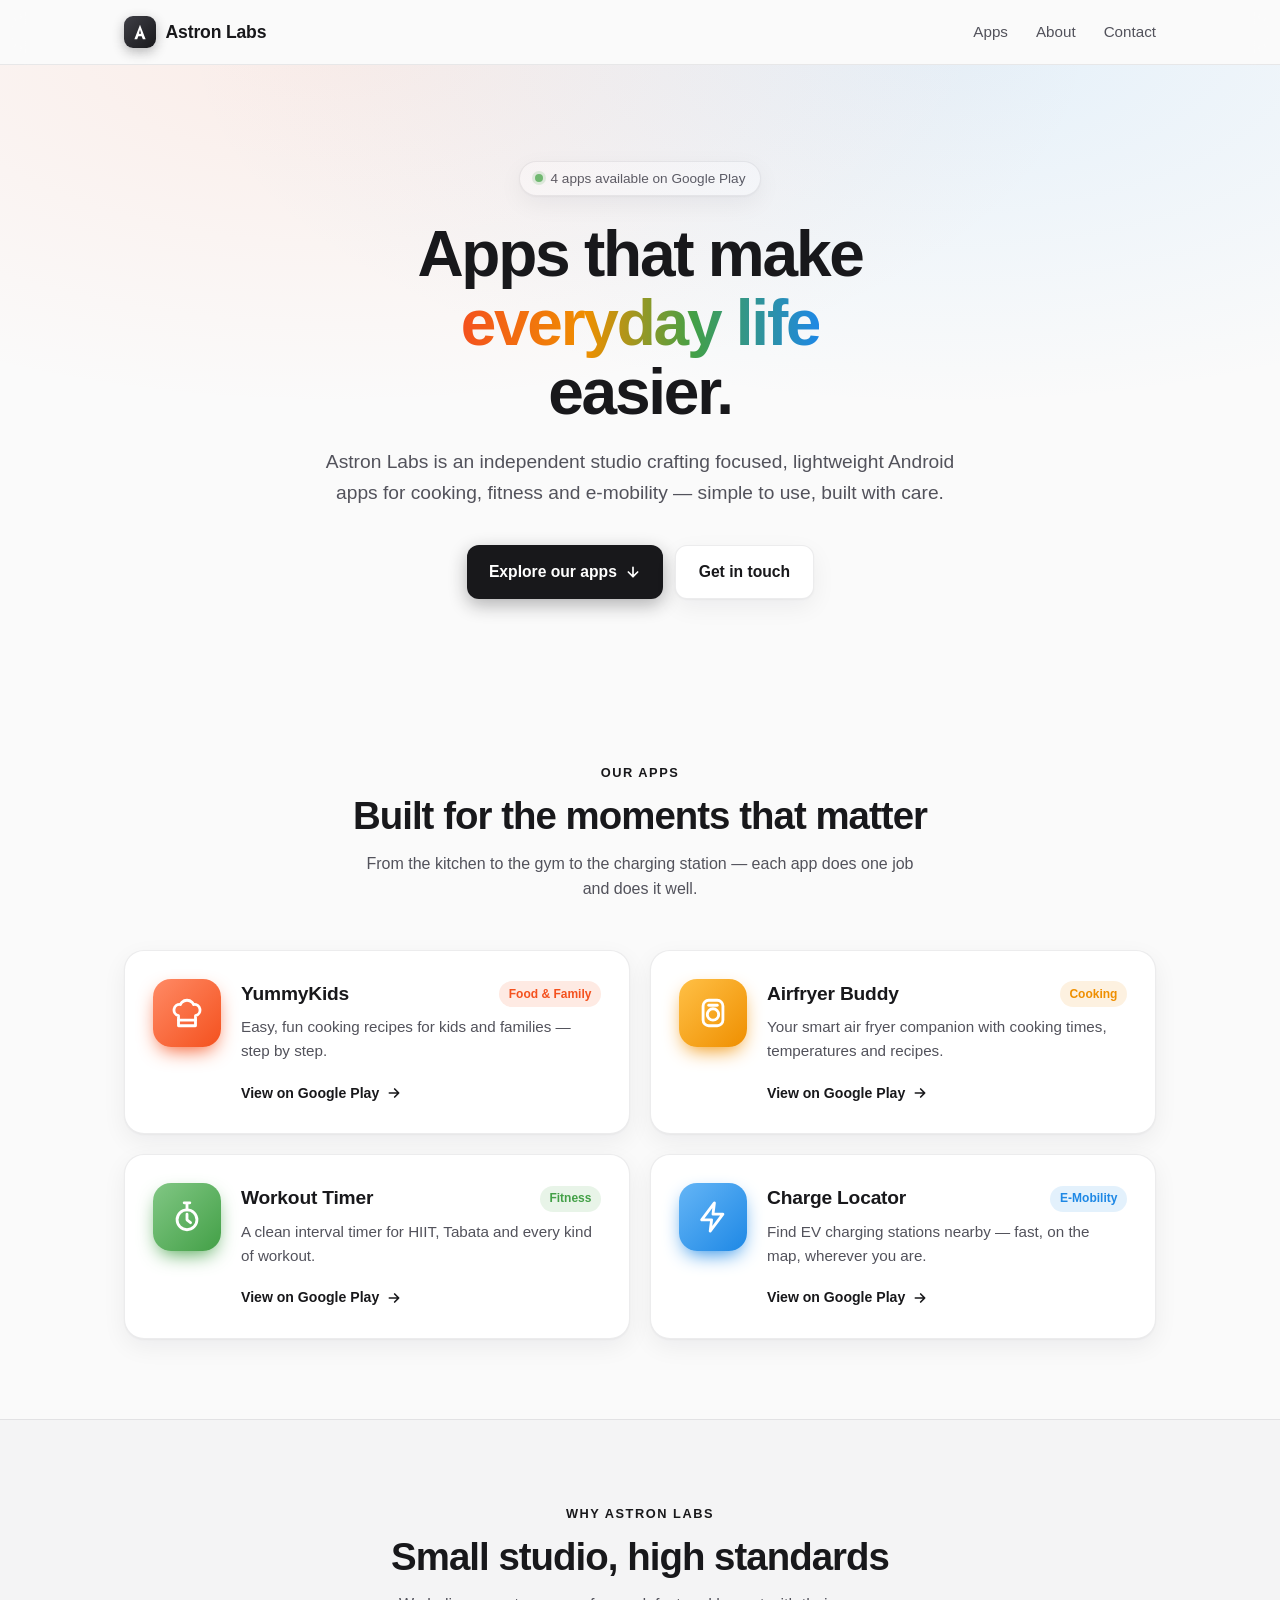
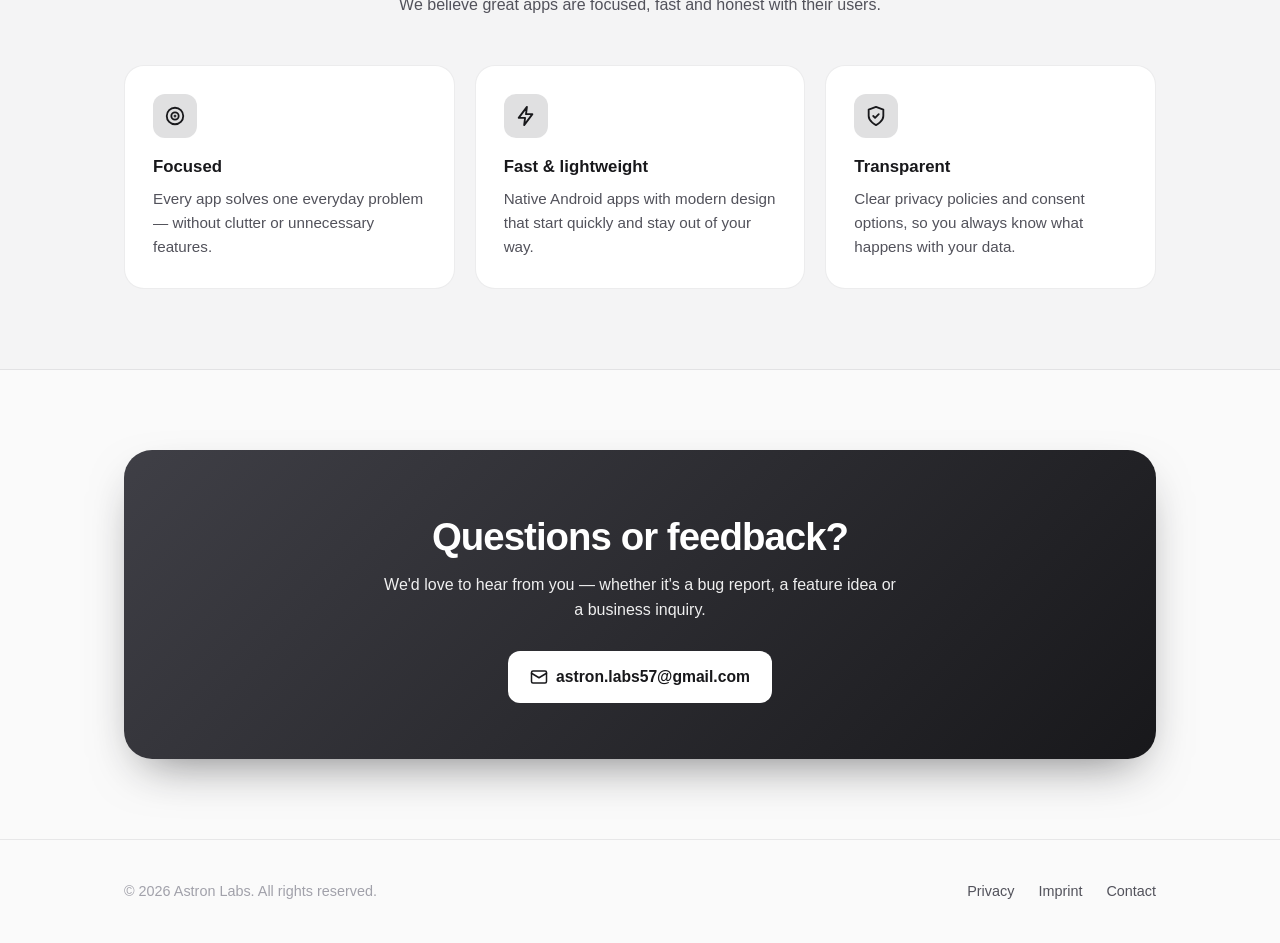
<file: index.html>
<!DOCTYPE html>
<html lang="en">
<head>
    <meta charset="UTF-8">
    <meta name="viewport" content="width=device-width, initial-scale=1.0">
    <title>Astron Labs — Mobile Apps for Everyday Life</title>
    <meta name="description" content="Astron Labs builds focused, lightweight Android apps for everyday life: YummyKids, Airfryer Buddy, Workout Timer and Charge Locator.">
    <meta name="theme-color" content="#18181B">
    <link rel="canonical" href="https://astronlabs.dev/">
    <meta property="og:type" content="website">
    <meta property="og:title" content="Astron Labs — Mobile Apps for Everyday Life">
    <meta property="og:description" content="Focused, lightweight Android apps for cooking, fitness and e-mobility.">
    <meta property="og:url" content="https://astronlabs.dev/">
    <link rel="icon" href="data:image/svg+xml,%3Csvg xmlns='http://www.w3.org/2000/svg' viewBox='0 0 64 64'%3E%3Cdefs%3E%3ClinearGradient id='g' x1='0' y1='0' x2='1' y2='1'%3E%3Cstop offset='0' stop-color='%233F3F46'/%3E%3Cstop offset='1' stop-color='%2318181B'/%3E%3C/linearGradient%3E%3C/defs%3E%3Crect width='64' height='64' rx='16' fill='url(%23g)'/%3E%3Cpath d='M32 14 46 50h-7l-3-8H28l-3 8h-7zm0 12-2.6 10h5.2z' fill='%23fff'/%3E%3C/svg%3E">
    <script type="application/ld+json">
    {"@context":"https://schema.org","@type":"Organization","name":"Astron Labs","url":"https://astronlabs.dev/","email":"astron.labs57@gmail.com"}
    </script>
    <style>
        :root{
            --bg:#FAFAFA;--bg-alt:#F4F4F5;--surface:#FFFFFF;--text:#18181B;--muted:#52525B;--subtle:#A1A1AA;
            --border:rgba(24,24,27,.08);--brand:#27272A;--brand-strong:#18181B;--brand-light:#3F3F46;--on-brand:#fff;--glow:24,24,27;
            --grad:linear-gradient(135deg,var(--brand-light),var(--brand-strong));
            --accent-grad:linear-gradient(90deg,#F4511E,#EF8F00 35%,#43A047 65%,#1E88E5);
            --halo:radial-gradient(ellipse at 30% 30%,rgba(255,138,101,.12),transparent 50%),radial-gradient(ellipse at 70% 30%,rgba(100,181,246,.14),transparent 50%);
            --shadow:0 1px 2px rgba(24,24,27,.04),0 8px 24px rgba(24,24,27,.06);
            --shadow-lg:0 2px 4px rgba(24,24,27,.05),0 20px 40px rgba(24,24,27,.10);
            --radius:20px;--max:1080px;
        }
        @media (prefers-color-scheme:dark){
            :root{
                --bg:#0A0A0B;--bg-alt:#111113;--surface:#18181B;--text:#FAFAFA;--muted:#A1A1AA;--subtle:#71717A;
                --border:rgba(255,255,255,.08);--brand:#E4E4E7;--brand-strong:#FAFAFA;--brand-light:#D4D4D8;--on-brand:#18181B;--glow:0,0,0;
                --accent-grad:linear-gradient(90deg,#FF8A65,#FFC046 35%,#81C784 65%,#64B5F6);
                --halo:radial-gradient(ellipse at 30% 30%,rgba(255,138,101,.10),transparent 50%),radial-gradient(ellipse at 70% 30%,rgba(100,181,246,.12),transparent 50%);
                --shadow:0 1px 2px rgba(0,0,0,.3),0 8px 24px rgba(0,0,0,.25);
                --shadow-lg:0 2px 4px rgba(0,0,0,.3),0 20px 40px rgba(0,0,0,.4);
            }
        }
        *{margin:0;padding:0;box-sizing:border-box}
        html{scroll-behavior:smooth}
        body{font-family:Inter,-apple-system,BlinkMacSystemFont,'Segoe UI',Roboto,'Helvetica Neue',Arial,sans-serif;background:var(--bg);color:var(--text);line-height:1.6;-webkit-font-smoothing:antialiased}
        a{color:inherit}
        a:focus-visible{outline:3px solid var(--brand);outline-offset:3px;border-radius:8px}
        .wrap{max-width:var(--max);margin:0 auto;padding:0 1.5rem}
        .skip{position:absolute;left:-9999px}
        .skip:focus{left:1rem;top:1rem;background:var(--surface);padding:.5rem 1rem;border-radius:8px;z-index:10}

        /* Header */
        header{position:sticky;top:0;z-index:5;backdrop-filter:saturate(180%) blur(12px);-webkit-backdrop-filter:saturate(180%) blur(12px);background:color-mix(in srgb,var(--bg) 80%,transparent);border-bottom:1px solid var(--border)}
        .nav{display:flex;align-items:center;justify-content:space-between;height:64px}
        .logo{display:flex;align-items:center;gap:.6rem;font-weight:700;font-size:1.1rem;letter-spacing:-.01em;text-decoration:none}
        .logo-mark{width:32px;height:32px;border-radius:9px;background:var(--grad);color:var(--on-brand);display:grid;place-items:center;box-shadow:0 4px 12px rgba(var(--glow),.3)}
        .nav-links{display:flex;gap:1.75rem;list-style:none}
        .nav-links a{text-decoration:none;color:var(--muted);font-size:.95rem;font-weight:500;transition:color .15s}
        .nav-links a:hover{color:var(--text)}

        /* Hero */
        .hero{position:relative;overflow:hidden;padding:6rem 0 5rem;text-align:center}
        .hero::before{content:"";position:absolute;inset:-40% -10% auto;height:120%;background:var(--halo);pointer-events:none}
        .eyebrow{display:inline-flex;align-items:center;gap:.5rem;padding:.35rem .9rem;border-radius:999px;background:var(--surface);border:1px solid var(--border);color:var(--muted);font-size:.85rem;font-weight:500;box-shadow:var(--shadow)}
        .eyebrow .dot{width:8px;height:8px;border-radius:50%;background:#66BB6A;box-shadow:0 0 0 3px rgba(102,187,106,.2)}
        h1{position:relative;font-size:clamp(2.4rem,6vw,4rem);line-height:1.08;letter-spacing:-.035em;font-weight:800;margin:1.5rem auto 1.25rem;max-width:14ch}
        h1 .accent{background:var(--accent-grad);-webkit-background-clip:text;background-clip:text;color:transparent}
        .lead{position:relative;font-size:clamp(1.05rem,2vw,1.2rem);color:var(--muted);max-width:40rem;margin:0 auto 2.25rem}
        .cta{position:relative;display:flex;gap:.75rem;justify-content:center;flex-wrap:wrap}
        .btn{display:inline-flex;align-items:center;gap:.5rem;padding:.85rem 1.4rem;border-radius:12px;font-weight:600;font-size:.98rem;text-decoration:none;transition:transform .15s,box-shadow .15s,background .15s}
        .btn-primary{background:var(--brand-strong);color:var(--on-brand);box-shadow:0 6px 18px rgba(var(--glow),.32)}
        .btn-primary:hover{transform:translateY(-1px);box-shadow:0 10px 24px rgba(var(--glow),.4)}
        .btn-ghost{background:var(--surface);border:1px solid var(--border);box-shadow:var(--shadow)}
        .btn-ghost:hover{transform:translateY(-1px)}

        /* Sections */
        section{padding:5rem 0}
        .section-head{text-align:center;max-width:36rem;margin:0 auto 3rem}
        .kicker{color:var(--brand-strong);font-weight:700;font-size:.8rem;letter-spacing:.12em;text-transform:uppercase}
        h2{font-size:clamp(1.8rem,3.5vw,2.4rem);letter-spacing:-.025em;line-height:1.2;margin:.5rem 0 .75rem}
        .section-head p{color:var(--muted)}

        /* App grid */
        .apps{display:grid;grid-template-columns:repeat(auto-fit,minmax(min(100%,460px),1fr));gap:1.25rem}
        .app{position:relative;display:flex;gap:1.25rem;align-items:flex-start;padding:1.75rem;background:var(--surface);border:1px solid var(--border);border-radius:var(--radius);box-shadow:var(--shadow);text-decoration:none;transition:transform .2s ease,box-shadow .2s ease,border-color .2s}
        .app:hover{transform:translateY(-3px);box-shadow:var(--shadow-lg);border-color:color-mix(in srgb,var(--c) 40%,transparent)}
        .app-icon{flex:none;width:68px;height:68px;border-radius:18px;display:grid;place-items:center;background:linear-gradient(135deg,var(--c1),var(--c));box-shadow:0 8px 20px -6px var(--c)}
        .app-icon svg{width:34px;height:34px;color:#fff}
        .app-body{flex:1;min-width:0}
        .app-top{display:flex;align-items:center;justify-content:space-between;gap:.75rem}
        .app h3{font-size:1.2rem;letter-spacing:-.01em}
        .tag{font-size:.75rem;font-weight:600;padding:.2rem .6rem;border-radius:999px;color:var(--c);background:color-mix(in srgb,var(--c) 12%,transparent);white-space:nowrap}
        .app p{color:var(--muted);font-size:.95rem;margin:.35rem 0 1rem}
        .store{display:inline-flex;align-items:center;gap:.4rem;font-size:.88rem;font-weight:600;color:var(--text)}
        .store svg{width:16px;height:16px;transition:transform .2s}
        .app:hover .store svg.arrow{transform:translateX(3px)}

        /* Values */
        .values-bg{background:var(--bg-alt);border-block:1px solid var(--border)}
        .values{display:grid;grid-template-columns:repeat(auto-fit,minmax(240px,1fr));gap:1.25rem}
        .value{padding:1.75rem;border-radius:var(--radius);background:var(--surface);border:1px solid var(--border)}
        .value-icon{width:44px;height:44px;border-radius:12px;display:grid;place-items:center;background:color-mix(in srgb,var(--brand) 14%,transparent);color:var(--brand-strong);margin-bottom:1rem}
        .value-icon svg{width:22px;height:22px}
        .value h3{font-size:1.05rem;margin-bottom:.35rem}
        .value p{color:var(--muted);font-size:.95rem}

        /* Contact */
        .contact{text-align:center;padding:3.5rem 2rem;border-radius:28px;background:var(--grad);color:var(--on-brand);box-shadow:0 20px 50px -20px rgba(var(--glow),.6)}
        .contact h2{color:var(--on-brand)}
        .contact p{opacity:.92;max-width:32rem;margin:0 auto 1.75rem}
        .contact .btn{background:var(--on-brand);color:var(--brand-strong)}
        .contact .btn:hover{transform:translateY(-1px)}

        /* Footer */
        footer{padding:2.5rem 0;border-top:1px solid var(--border);color:var(--subtle);font-size:.9rem}
        .foot{display:flex;justify-content:space-between;align-items:center;gap:1rem;flex-wrap:wrap}
        .foot nav{display:flex;gap:1.5rem}
        .foot a{text-decoration:none;color:var(--muted)}
        .foot a:hover{color:var(--brand-strong)}

        @media (max-width:640px){
            .nav-links{gap:1.1rem}
            .nav-links li.hide-sm{display:none}
            .hero{padding:4rem 0 3rem}
            section{padding:3.5rem 0}
            .app{padding:1.35rem;gap:1rem}
            .app-icon{width:56px;height:56px;border-radius:15px}
            .app-icon svg{width:28px;height:28px}
            .foot{flex-direction:column;text-align:center}
        }
        @media (prefers-reduced-motion:reduce){
            *{transition:none!important;scroll-behavior:auto!important}
        }
    </style>
</head>
<body>
    <a class="skip" href="#apps">Skip to apps</a>

    <header>
        <div class="wrap nav">
            <a class="logo" href="/" aria-label="Astron Labs home">
                <span class="logo-mark" aria-hidden="true">
                    <svg width="18" height="18" viewBox="0 0 64 64"><path d="M32 6 52 58h-10l-4-11H26l-4 11H12zm0 18-3.8 14h7.6z" fill="currentColor"/></svg>
                </span>
                Astron Labs
            </a>
            <ul class="nav-links">
                <li><a href="#apps">Apps</a></li>
                <li class="hide-sm"><a href="#about">About</a></li>
                <li><a href="#contact">Contact</a></li>
            </ul>
        </div>
    </header>

    <main>
        <div class="hero">
            <div class="wrap">
                <span class="eyebrow"><span class="dot" aria-hidden="true"></span>4 apps available on Google Play</span>
                <h1>Apps that make <span class="accent">everyday life</span> easier.</h1>
                <p class="lead">Astron Labs is an independent studio crafting focused, lightweight Android apps for cooking, fitness and e-mobility — simple to use, built with care.</p>
                <div class="cta">
                    <a class="btn btn-primary" href="#apps">Explore our apps
                        <svg width="16" height="16" viewBox="0 0 24 24" fill="none" stroke="currentColor" stroke-width="2.5" stroke-linecap="round" stroke-linejoin="round" aria-hidden="true"><path d="M12 5v14M5 12l7 7 7-7"/></svg>
                    </a>
                    <a class="btn btn-ghost" href="#contact">Get in touch</a>
                </div>
            </div>
        </div>

        <section id="apps" aria-labelledby="apps-title">
            <div class="wrap">
                <div class="section-head">
                    <span class="kicker">Our Apps</span>
                    <h2 id="apps-title">Built for the moments that matter</h2>
                    <p>From the kitchen to the gym to the charging station — each app does one job and does it well.</p>
                </div>

                <div class="apps">
                    <a class="app" style="--c:#F4511E;--c1:#FF8A65" href="https://play.google.com/store/apps/details?id=com.astronlabs.yummykids" target="_blank" rel="noopener">
                        <span class="app-icon" aria-hidden="true">
                            <svg viewBox="0 0 24 24" fill="none" stroke="currentColor" stroke-width="2" stroke-linecap="round" stroke-linejoin="round"><path d="M6 13.87A4 4 0 0 1 7.41 6a5.11 5.11 0 0 1 1.05-1.54 5 5 0 0 1 7.08 0A5.11 5.11 0 0 1 16.59 6 4 4 0 0 1 18 13.87V21H6z"/><path d="M6 17h12"/></svg>
                        </span>
                        <div class="app-body">
                            <div class="app-top"><h3>YummyKids</h3><span class="tag">Food &amp; Family</span></div>
                            <p>Easy, fun cooking recipes for kids and families — step by step.</p>
                            <span class="store">View on Google Play <svg class="arrow" viewBox="0 0 24 24" fill="none" stroke="currentColor" stroke-width="2.5" stroke-linecap="round" stroke-linejoin="round" aria-hidden="true"><path d="M5 12h14M13 6l6 6-6 6"/></svg></span>
                        </div>
                    </a>

                    <a class="app" style="--c:#EF8F00;--c1:#FFC046" href="https://play.google.com/store/apps/details?id=com.astronlabs.airfryerbuddy" target="_blank" rel="noopener">
                        <span class="app-icon" aria-hidden="true">
                            <svg viewBox="0 0 24 24" fill="none" stroke="currentColor" stroke-width="2" stroke-linecap="round" stroke-linejoin="round"><rect x="5" y="3" width="14" height="18" rx="4"/><circle cx="12" cy="13" r="4"/><path d="M9 6.5h6"/></svg>
                        </span>
                        <div class="app-body">
                            <div class="app-top"><h3>Airfryer Buddy</h3><span class="tag">Cooking</span></div>
                            <p>Your smart air fryer companion with cooking times, temperatures and recipes.</p>
                            <span class="store">View on Google Play <svg class="arrow" viewBox="0 0 24 24" fill="none" stroke="currentColor" stroke-width="2.5" stroke-linecap="round" stroke-linejoin="round" aria-hidden="true"><path d="M5 12h14M13 6l6 6-6 6"/></svg></span>
                        </div>
                    </a>

                    <a class="app" style="--c:#43A047;--c1:#81C784" href="https://play.google.com/store/apps/details?id=com.astronlabs.workouttimer" target="_blank" rel="noopener">
                        <span class="app-icon" aria-hidden="true">
                            <svg viewBox="0 0 24 24" fill="none" stroke="currentColor" stroke-width="2" stroke-linecap="round" stroke-linejoin="round"><circle cx="12" cy="14" r="7"/><path d="M12 10v4l2.5 2M10 2h4M12 2v5"/></svg>
                        </span>
                        <div class="app-body">
                            <div class="app-top"><h3>Workout Timer</h3><span class="tag">Fitness</span></div>
                            <p>A clean interval timer for HIIT, Tabata and every kind of workout.</p>
                            <span class="store">View on Google Play <svg class="arrow" viewBox="0 0 24 24" fill="none" stroke="currentColor" stroke-width="2.5" stroke-linecap="round" stroke-linejoin="round" aria-hidden="true"><path d="M5 12h14M13 6l6 6-6 6"/></svg></span>
                        </div>
                    </a>

                    <a class="app" style="--c:#1E88E5;--c1:#64B5F6" href="https://play.google.com/store/apps/details?id=com.astronlabs.chargelocator" target="_blank" rel="noopener">
                        <span class="app-icon" aria-hidden="true">
                            <svg viewBox="0 0 24 24" fill="none" stroke="currentColor" stroke-width="2" stroke-linecap="round" stroke-linejoin="round"><path d="M13 2 4 14h7l-1 8 9-12h-7z"/></svg>
                        </span>
                        <div class="app-body">
                            <div class="app-top"><h3>Charge Locator</h3><span class="tag">E-Mobility</span></div>
                            <p>Find EV charging stations nearby — fast, on the map, wherever you are.</p>
                            <span class="store">View on Google Play <svg class="arrow" viewBox="0 0 24 24" fill="none" stroke="currentColor" stroke-width="2.5" stroke-linecap="round" stroke-linejoin="round" aria-hidden="true"><path d="M5 12h14M13 6l6 6-6 6"/></svg></span>
                        </div>
                    </a>
                </div>
            </div>
        </section>

        <section id="about" class="values-bg" aria-labelledby="about-title">
            <div class="wrap">
                <div class="section-head">
                    <span class="kicker">Why Astron Labs</span>
                    <h2 id="about-title">Small studio, high standards</h2>
                    <p>We believe great apps are focused, fast and honest with their users.</p>
                </div>
                <div class="values">
                    <div class="value">
                        <div class="value-icon" aria-hidden="true"><svg viewBox="0 0 24 24" fill="none" stroke="currentColor" stroke-width="2" stroke-linecap="round" stroke-linejoin="round"><circle cx="12" cy="12" r="9"/><circle cx="12" cy="12" r="4"/><circle cx="12" cy="12" r="0.5"/></svg></div>
                        <h3>Focused</h3>
                        <p>Every app solves one everyday problem — without clutter or unnecessary features.</p>
                    </div>
                    <div class="value">
                        <div class="value-icon" aria-hidden="true"><svg viewBox="0 0 24 24" fill="none" stroke="currentColor" stroke-width="2" stroke-linecap="round" stroke-linejoin="round"><path d="M13 2 4 14h7l-1 8 9-12h-7z"/></svg></div>
                        <h3>Fast &amp; lightweight</h3>
                        <p>Native Android apps with modern design that start quickly and stay out of your way.</p>
                    </div>
                    <div class="value">
                        <div class="value-icon" aria-hidden="true"><svg viewBox="0 0 24 24" fill="none" stroke="currentColor" stroke-width="2" stroke-linecap="round" stroke-linejoin="round"><path d="M12 22s8-4 8-10V5l-8-3-8 3v7c0 6 8 10 8 10z"/><path d="m9 12 2 2 4-4"/></svg></div>
                        <h3>Transparent</h3>
                        <p>Clear privacy policies and consent options, so you always know what happens with your data.</p>
                    </div>
                </div>
            </div>
        </section>

        <section id="contact" aria-labelledby="contact-title">
            <div class="wrap">
                <div class="contact">
                    <h2 id="contact-title">Questions or feedback?</h2>
                    <p>We'd love to hear from you — whether it's a bug report, a feature idea or a business inquiry.</p>
                    <a class="btn" href="mailto:astron.labs57@gmail.com">
                        <svg width="18" height="18" viewBox="0 0 24 24" fill="none" stroke="currentColor" stroke-width="2" stroke-linecap="round" stroke-linejoin="round" aria-hidden="true"><rect x="2" y="4" width="20" height="16" rx="2"/><path d="m22 7-10 6L2 7"/></svg>
                        astron.labs57@gmail.com
                    </a>
                </div>
            </div>
        </section>
    </main>

    <footer>
        <div class="wrap foot">
            <p>&copy; 2026 Astron Labs. All rights reserved.</p>
            <nav aria-label="Footer">
                <a href="/privacy.html">Privacy</a>
                <a href="/impressum.html">Imprint</a>
                <a href="mailto:astron.labs57@gmail.com">Contact</a>
            </nav>
        </div>
    </footer>
</body>
</html>
</file>
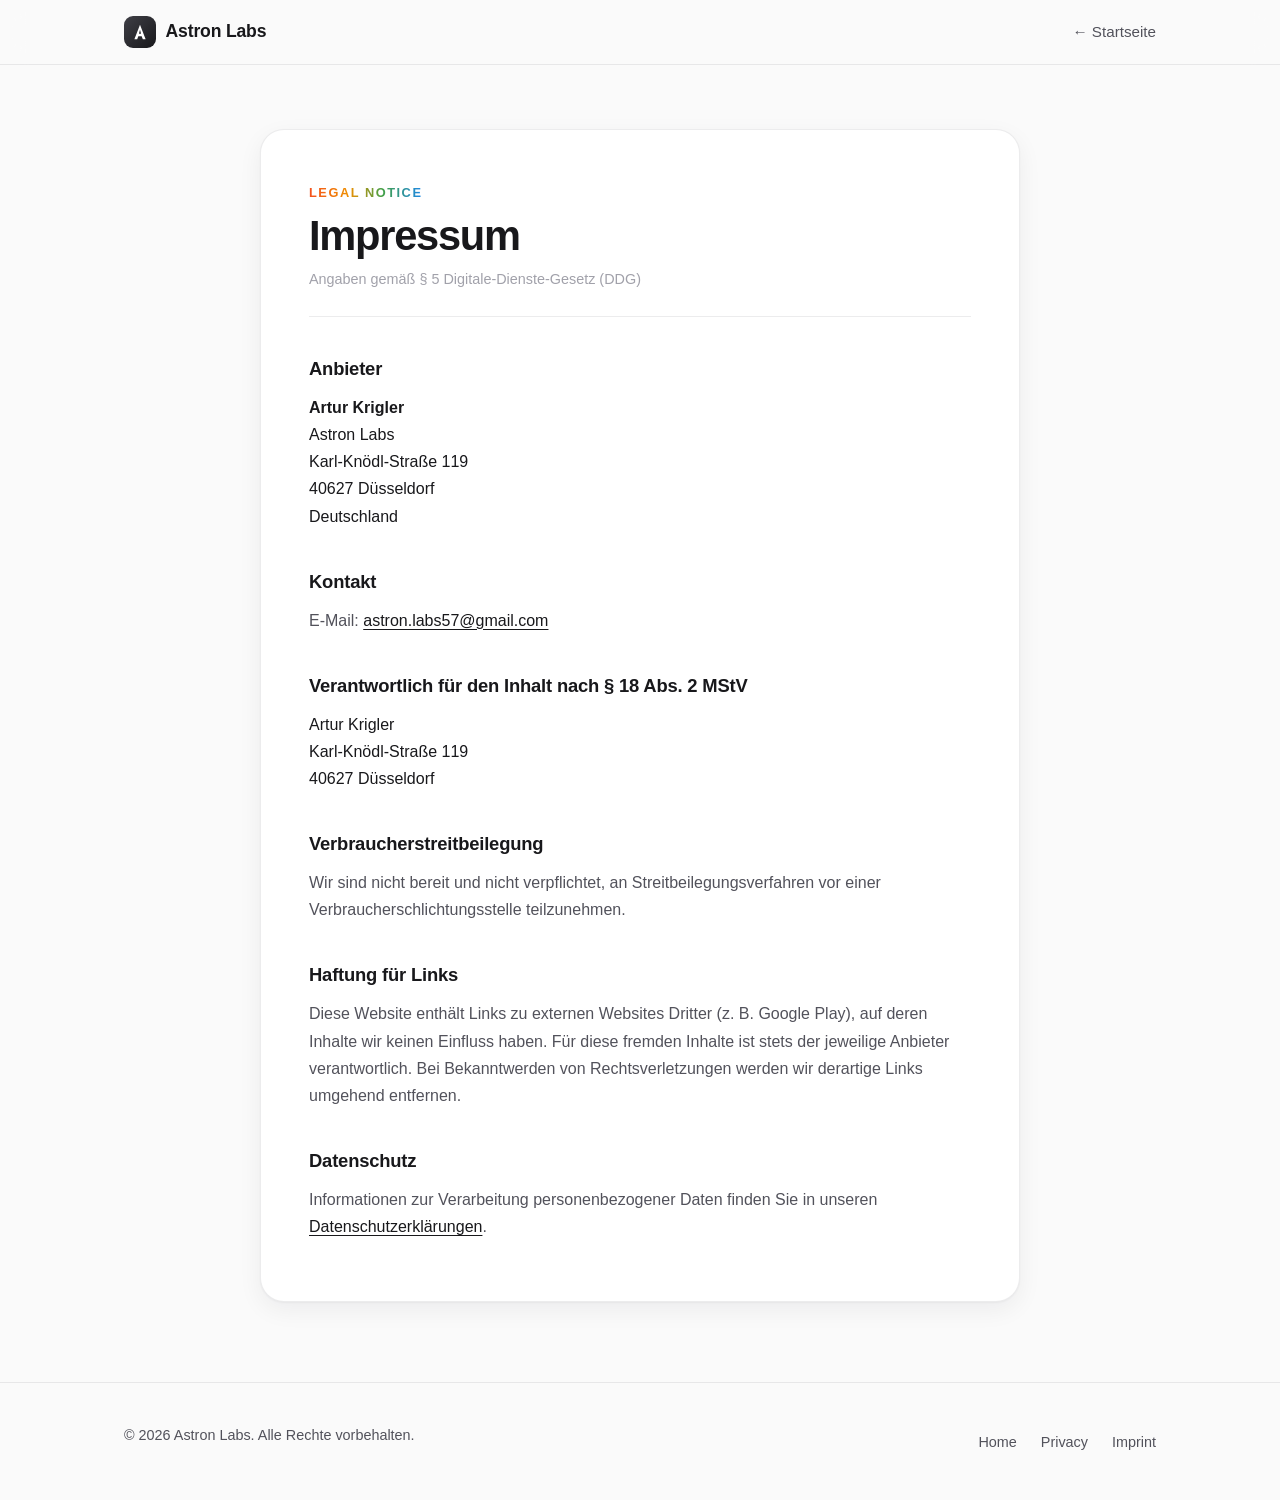
<file: impressum.html>
<!DOCTYPE html>
<html lang="de">
<head>
    <meta charset="UTF-8">
    <meta name="viewport" content="width=device-width, initial-scale=1.0">
    <title>Impressum · Astron Labs</title>
    <meta name="description" content="Impressum / Legal Notice von Astron Labs.">
    <meta name="theme-color" content="#18181B">
    <meta name="robots" content="noindex">
    <link rel="canonical" href="https://astronlabs.dev/impressum.html">
    <link rel="icon" href="data:image/svg+xml,%3Csvg xmlns='http://www.w3.org/2000/svg' viewBox='0 0 64 64'%3E%3Cdefs%3E%3ClinearGradient id='g' x1='0' y1='0' x2='1' y2='1'%3E%3Cstop offset='0' stop-color='%233F3F46'/%3E%3Cstop offset='1' stop-color='%2318181B'/%3E%3C/linearGradient%3E%3C/defs%3E%3Crect width='64' height='64' rx='16' fill='url(%23g)'/%3E%3Cpath d='M32 14 46 50h-7l-3-8H28l-3 8h-7zm0 12-2.6 10h5.2z' fill='%23fff'/%3E%3C/svg%3E">
    <link rel="stylesheet" href="/assets/legal.css">
</head>
<body>
    <header>
        <div class="wrap nav">
            <a class="logo" href="/" aria-label="Astron Labs Startseite">
                <span class="logo-mark" aria-hidden="true"><svg width="18" height="18" viewBox="0 0 64 64"><path d="M32 6 52 58h-10l-4-11H26l-4 11H12zm0 18-3.8 14h7.6z" fill="currentColor"/></svg></span>
                Astron Labs
            </a>
            <a class="back" href="/">&larr; Startseite</a>
        </div>
    </header>

    <main>
        <div class="wrap">
            <article class="doc">
                <span class="kicker">Legal Notice</span>
                <h1>Impressum</h1>
                <p class="updated">Angaben gemäß § 5 Digitale-Dienste-Gesetz (DDG)</p>

                <h2>Anbieter</h2>
                <address>
                    <strong>Artur Krigler</strong><br>
                    Astron Labs<br>
                    Karl-Knödl-Straße 119<br>
                    40627 Düsseldorf<br>
                    Deutschland
                </address>

                <h2>Kontakt</h2>
                <p>E-Mail: <a href="mailto:astron.labs57@gmail.com">astron.labs57@gmail.com</a></p>

                <h2>Verantwortlich für den Inhalt nach § 18 Abs. 2 MStV</h2>
                <address>
                    Artur Krigler<br>
                    Karl-Knödl-Straße 119<br>
                    40627 Düsseldorf
                </address>

                <h2>Verbraucherstreitbeilegung</h2>
                <p>Wir sind nicht bereit und nicht verpflichtet, an Streitbeilegungsverfahren vor einer Verbraucherschlichtungsstelle teilzunehmen.</p>

                <h2>Haftung für Links</h2>
                <p>Diese Website enthält Links zu externen Websites Dritter (z.&nbsp;B. Google Play), auf deren Inhalte wir keinen Einfluss haben. Für diese fremden Inhalte ist stets der jeweilige Anbieter verantwortlich. Bei Bekanntwerden von Rechtsverletzungen werden wir derartige Links umgehend entfernen.</p>

                <h2>Datenschutz</h2>
                <p>Informationen zur Verarbeitung personenbezogener Daten finden Sie in unseren <a href="/privacy.html">Datenschutzerklärungen</a>.</p>
            </article>
        </div>
    </main>

    <footer>
        <div class="wrap foot">
            <p>&copy; 2026 Astron Labs. Alle Rechte vorbehalten.</p>
            <nav aria-label="Footer">
                <a href="/">Home</a>
                <a href="/privacy.html">Privacy</a>
                <a href="/impressum.html">Imprint</a>
            </nav>
        </div>
    </footer>
</body>
</html>
</file>
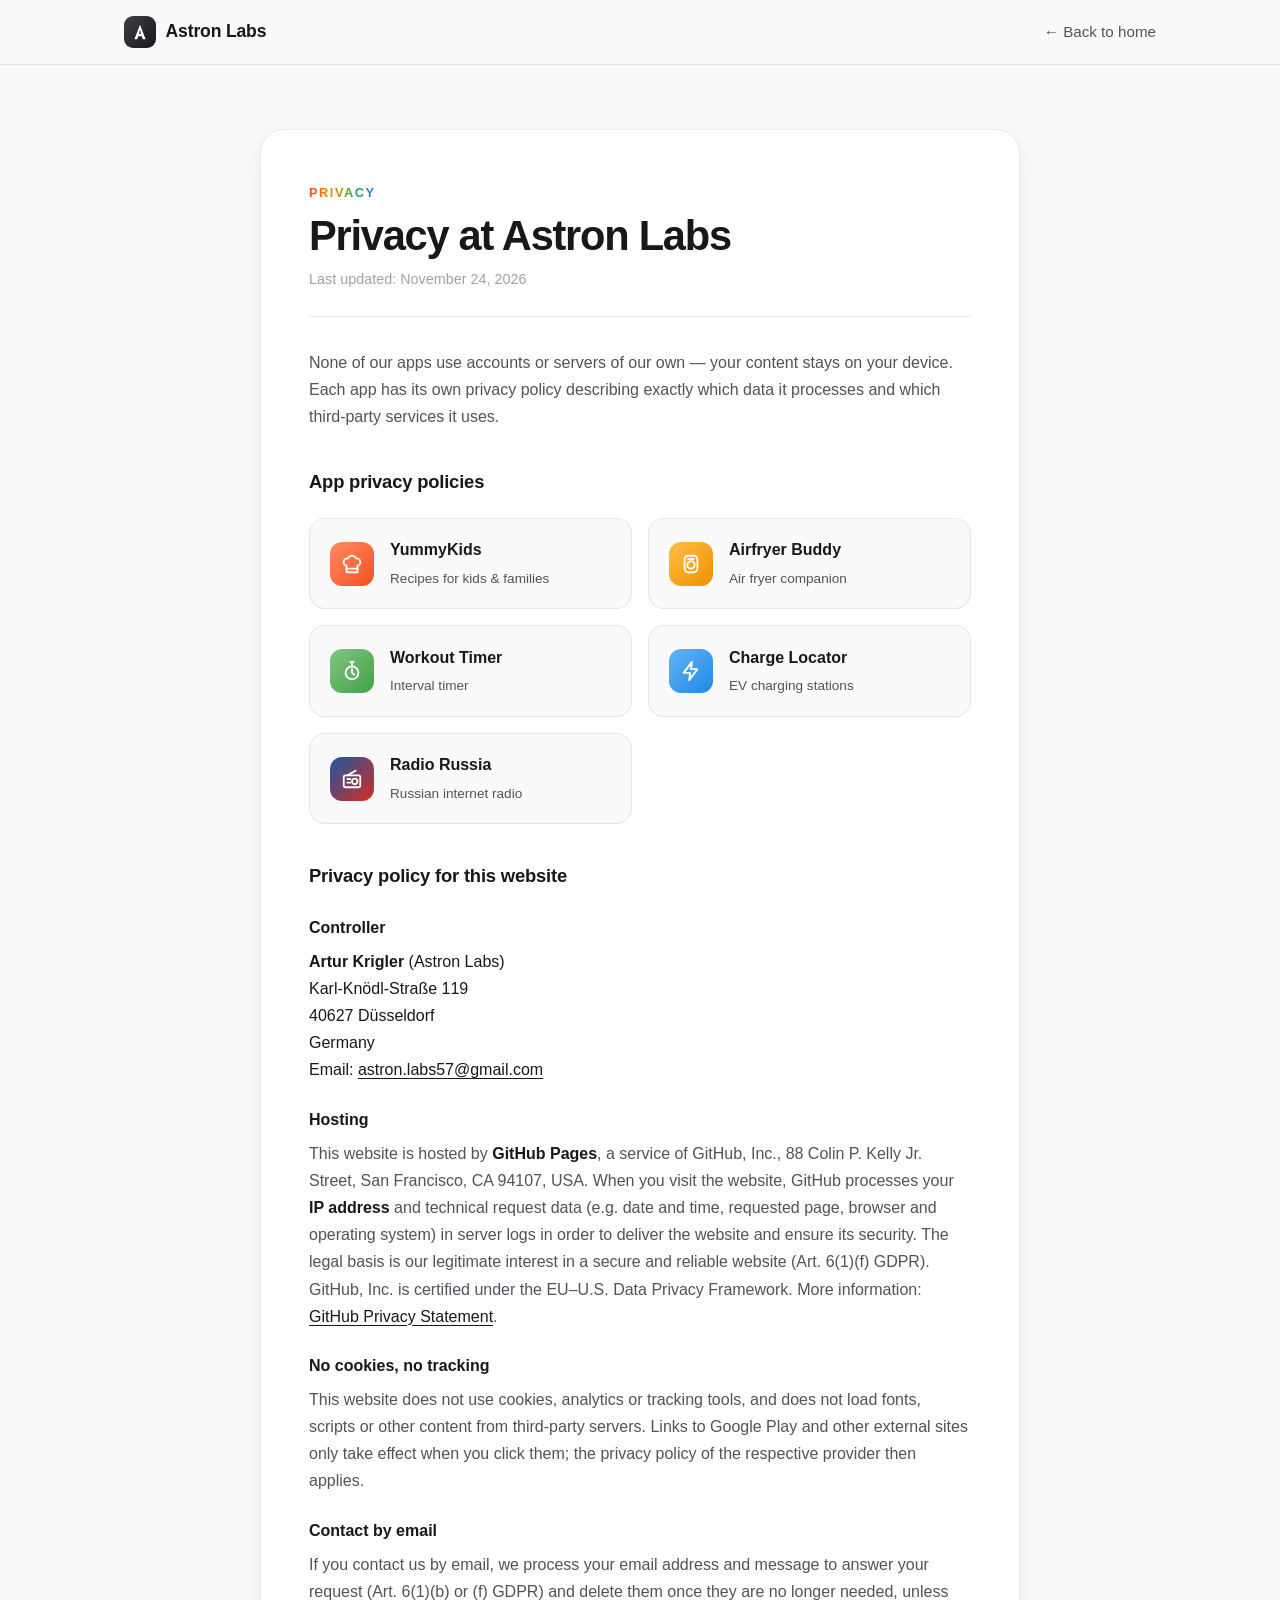
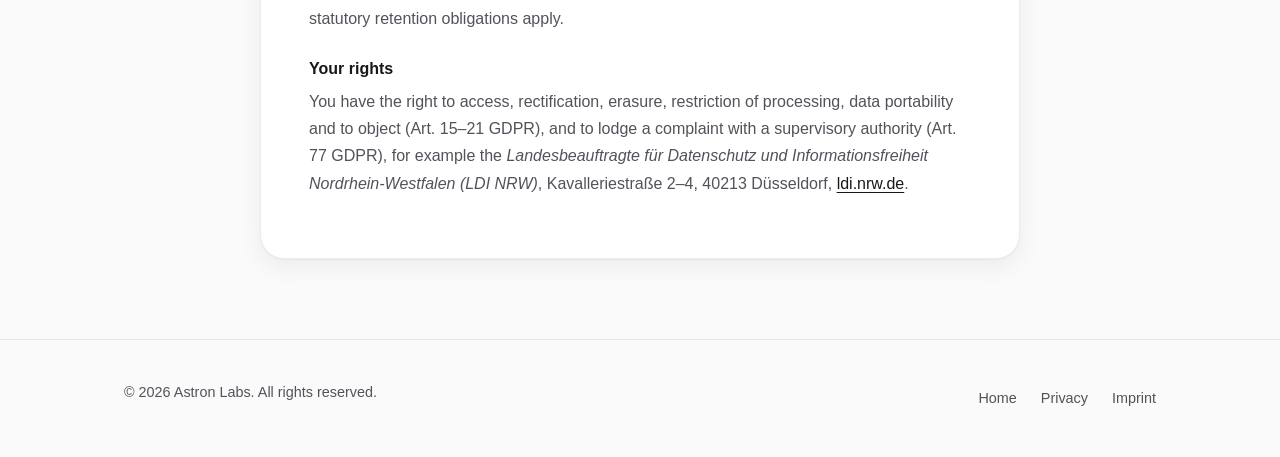
<file: privacy.html>
<!DOCTYPE html>
<html lang="en">
<head>
    <meta charset="UTF-8">
    <meta name="viewport" content="width=device-width, initial-scale=1.0">
    <title>Privacy · Astron Labs</title>
    <meta name="description" content="Privacy policies for all Astron Labs apps and for the astronlabs.dev website.">
    <meta name="theme-color" content="#18181B">
    <link rel="canonical" href="https://astronlabs.dev/privacy.html">
    <link rel="icon" href="data:image/svg+xml,%3Csvg xmlns='http://www.w3.org/2000/svg' viewBox='0 0 64 64'%3E%3Cdefs%3E%3ClinearGradient id='g' x1='0' y1='0' x2='1' y2='1'%3E%3Cstop offset='0' stop-color='%233F3F46'/%3E%3Cstop offset='1' stop-color='%2318181B'/%3E%3C/linearGradient%3E%3C/defs%3E%3Crect width='64' height='64' rx='16' fill='url(%23g)'/%3E%3Cpath d='M32 14 46 50h-7l-3-8H28l-3 8h-7zm0 12-2.6 10h5.2z' fill='%23fff'/%3E%3C/svg%3E">
    <link rel="stylesheet" href="/assets/legal.css">
</head>
<body>
    <header>
        <div class="wrap nav">
            <a class="logo" href="/" aria-label="Astron Labs home">
                <span class="logo-mark" aria-hidden="true"><svg width="18" height="18" viewBox="0 0 64 64"><path d="M32 6 52 58h-10l-4-11H26l-4 11H12zm0 18-3.8 14h7.6z" fill="currentColor"/></svg></span>
                Astron Labs
            </a>
            <a class="back" href="/">&larr; Back to home</a>
        </div>
    </header>

    <main>
        <div class="wrap">
            <article class="doc">
                <span class="kicker">Privacy</span>
                <h1>Privacy at Astron Labs</h1>
                <p class="updated">Last updated: November 24, 2026</p>

                <p>None of our apps use accounts or servers of our own — your content stays on your device. Each app has its own privacy policy describing exactly which data it processes and which third-party services it uses.</p>

                <h2 id="apps">App privacy policies</h2>
                <div class="policies">
                    <a class="policy" style="--c:#F4511E;--c1:#FF8A65" href="/privacy/yummykids.html">
                        <span class="policy-icon" aria-hidden="true"><svg viewBox="0 0 24 24" fill="none" stroke="currentColor" stroke-width="2" stroke-linecap="round" stroke-linejoin="round"><path d="M6 13.87A4 4 0 0 1 7.41 6a5.11 5.11 0 0 1 1.05-1.54 5 5 0 0 1 7.08 0A5.11 5.11 0 0 1 16.59 6 4 4 0 0 1 18 13.87V21H6z"/><path d="M6 17h12"/></svg></span>
                        <span><strong>YummyKids</strong><span class="sub">Recipes for kids &amp; families</span></span>
                    </a>
                    <a class="policy" style="--c:#EF8F00;--c1:#FFC046" href="/privacy/airfryerbuddy.html">
                        <span class="policy-icon" aria-hidden="true"><svg viewBox="0 0 24 24" fill="none" stroke="currentColor" stroke-width="2" stroke-linecap="round" stroke-linejoin="round"><rect x="5" y="3" width="14" height="18" rx="4"/><circle cx="12" cy="13" r="4"/><path d="M9 6.5h6"/></svg></span>
                        <span><strong>Airfryer Buddy</strong><span class="sub">Air fryer companion</span></span>
                    </a>
                    <a class="policy" style="--c:#43A047;--c1:#81C784" href="/privacy/workouttimer.html">
                        <span class="policy-icon" aria-hidden="true"><svg viewBox="0 0 24 24" fill="none" stroke="currentColor" stroke-width="2" stroke-linecap="round" stroke-linejoin="round"><circle cx="12" cy="14" r="7"/><path d="M12 10v4l2.5 2M10 2h4M12 2v5"/></svg></span>
                        <span><strong>Workout Timer</strong><span class="sub">Interval timer</span></span>
                    </a>
                    <a class="policy" style="--c:#1E88E5;--c1:#64B5F6" href="/privacy/chargelocator.html">
                        <span class="policy-icon" aria-hidden="true"><svg viewBox="0 0 24 24" fill="none" stroke="currentColor" stroke-width="2" stroke-linecap="round" stroke-linejoin="round"><path d="M13 2 4 14h7l-1 8 9-12h-7z"/></svg></span>
                        <span><strong>Charge Locator</strong><span class="sub">EV charging stations</span></span>
                    </a>
                    <a class="policy" style="--c:#D52B1E;--c1:#1C57A5" href="/privacy/radiorussia.html">
                        <span class="policy-icon" aria-hidden="true"><svg viewBox="0 0 24 24" fill="none" stroke="currentColor" stroke-width="2" stroke-linecap="round" stroke-linejoin="round"><rect x="3" y="8" width="18" height="13" rx="2"/><path d="m7 8 9-5"/><circle cx="15" cy="14.5" r="3"/><path d="M7 12h3M7 16h3"/></svg></span>
                        <span><strong>Radio Russia</strong><span class="sub">Russian internet radio</span></span>
                    </a>
                </div>

                <h2 id="website">Privacy policy for this website</h2>
                <h3>Controller</h3>
                <address>
                    <strong>Artur Krigler</strong> (Astron Labs)<br>
                    Karl-Knödl-Straße 119<br>
                    40627 Düsseldorf<br>
                    Germany<br>
                    Email: <a href="mailto:astron.labs57@gmail.com">astron.labs57@gmail.com</a>
                </address>

                <h3>Hosting</h3>
                <p>This website is hosted by <strong>GitHub Pages</strong>, a service of GitHub, Inc., 88 Colin P. Kelly Jr. Street, San Francisco, CA 94107, USA. When you visit the website, GitHub processes your <strong>IP address</strong> and technical request data (e.g. date and time, requested page, browser and operating system) in server logs in order to deliver the website and ensure its security. The legal basis is our legitimate interest in a secure and reliable website (Art. 6(1)(f) GDPR). GitHub, Inc. is certified under the EU–U.S. Data Privacy Framework. More information: <a href="https://docs.github.com/en/site-policy/privacy-policies/github-general-privacy-statement" target="_blank" rel="noopener">GitHub Privacy Statement</a>.</p>

                <h3>No cookies, no tracking</h3>
                <p>This website does not use cookies, analytics or tracking tools, and does not load fonts, scripts or other content from third-party servers. Links to Google Play and other external sites only take effect when you click them; the privacy policy of the respective provider then applies.</p>

                <h3>Contact by email</h3>
                <p>If you contact us by email, we process your email address and message to answer your request (Art. 6(1)(b) or (f) GDPR) and delete them once they are no longer needed, unless statutory retention obligations apply.</p>

                <h3>Your rights</h3>
                <p>You have the right to access, rectification, erasure, restriction of processing, data portability and to object (Art. 15–21 GDPR), and to lodge a complaint with a supervisory authority (Art. 77 GDPR), for example the <em>Landesbeauftragte für Datenschutz und Informationsfreiheit Nordrhein-Westfalen (LDI NRW)</em>, Kavalleriestraße 2–4, 40213 Düsseldorf, <a href="https://www.ldi.nrw.de" target="_blank" rel="noopener">ldi.nrw.de</a>.</p>
            </article>
        </div>
    </main>

    <footer>
        <div class="wrap foot">
            <p>&copy; 2026 Astron Labs. All rights reserved.</p>
            <nav aria-label="Footer">
                <a href="/">Home</a>
                <a href="/privacy.html">Privacy</a>
                <a href="/impressum.html">Imprint</a>
            </nav>
        </div>
    </footer>
</body>
</html>
</file>
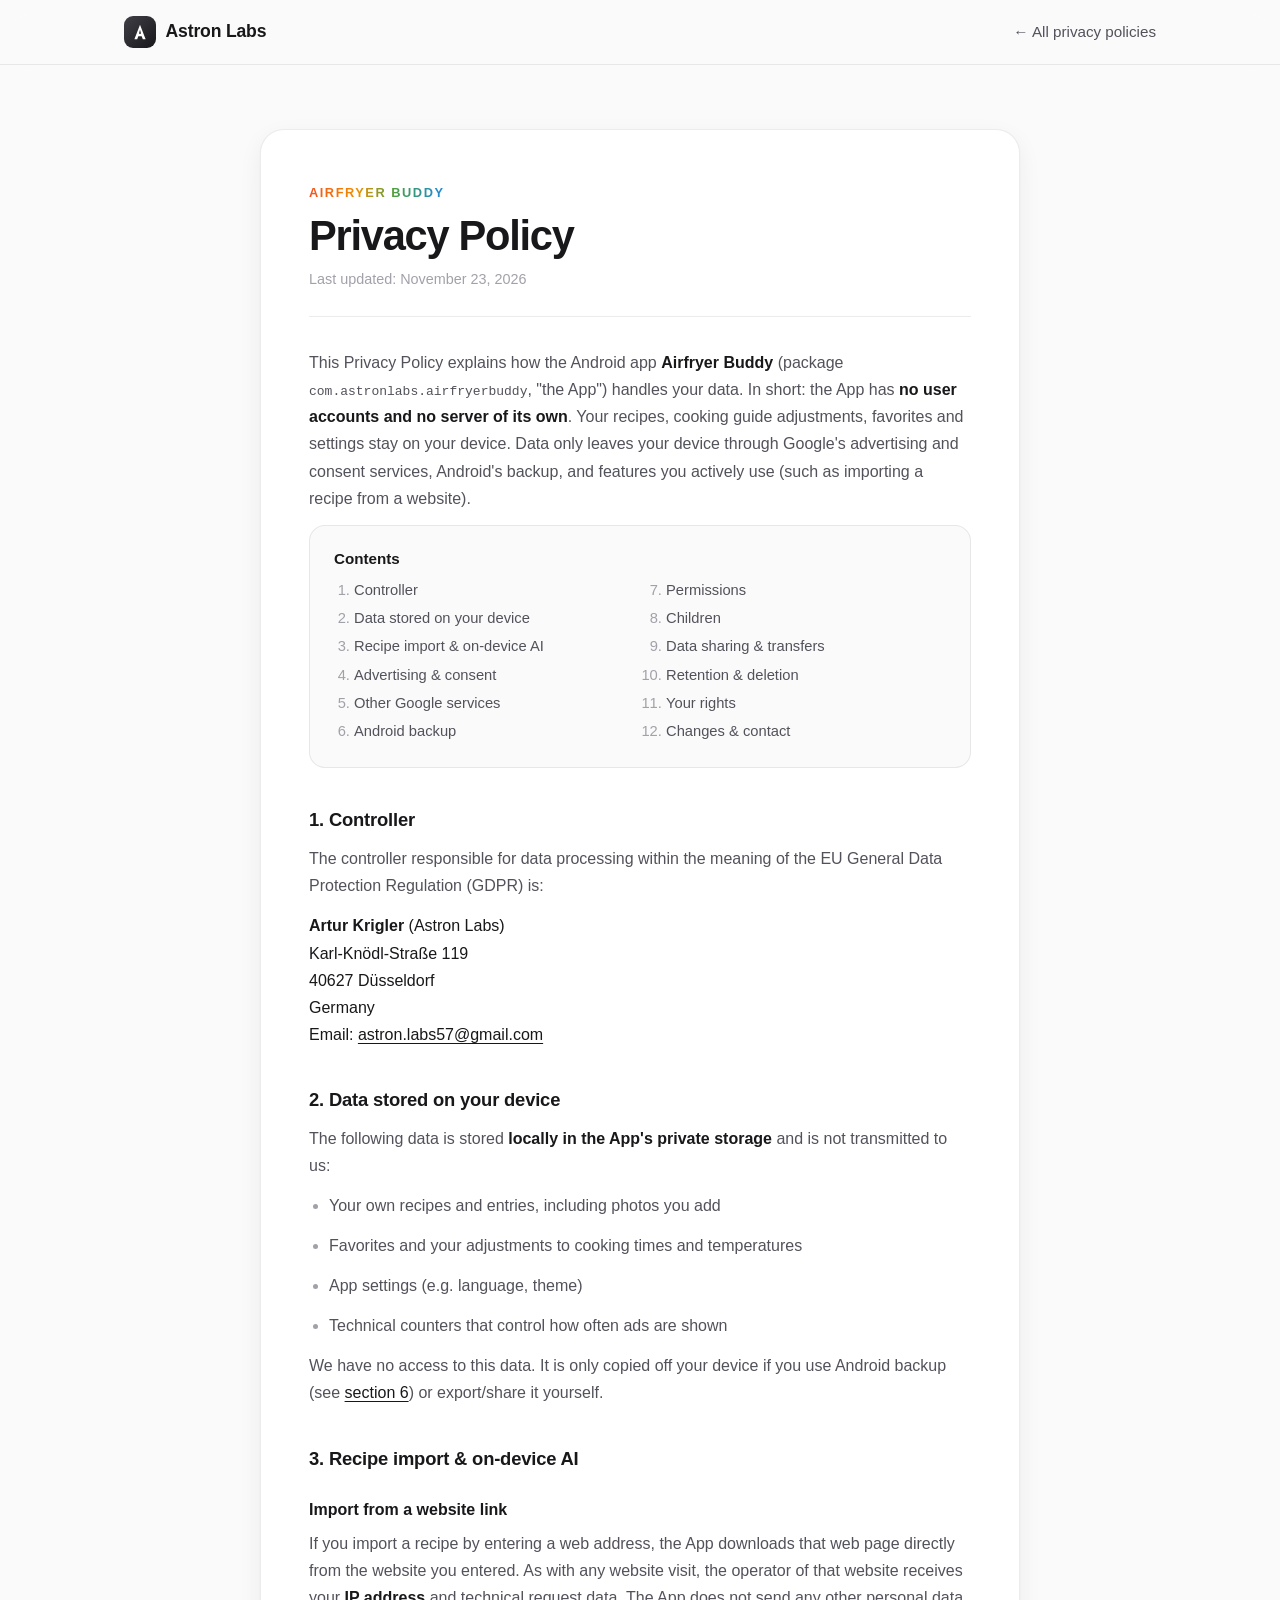
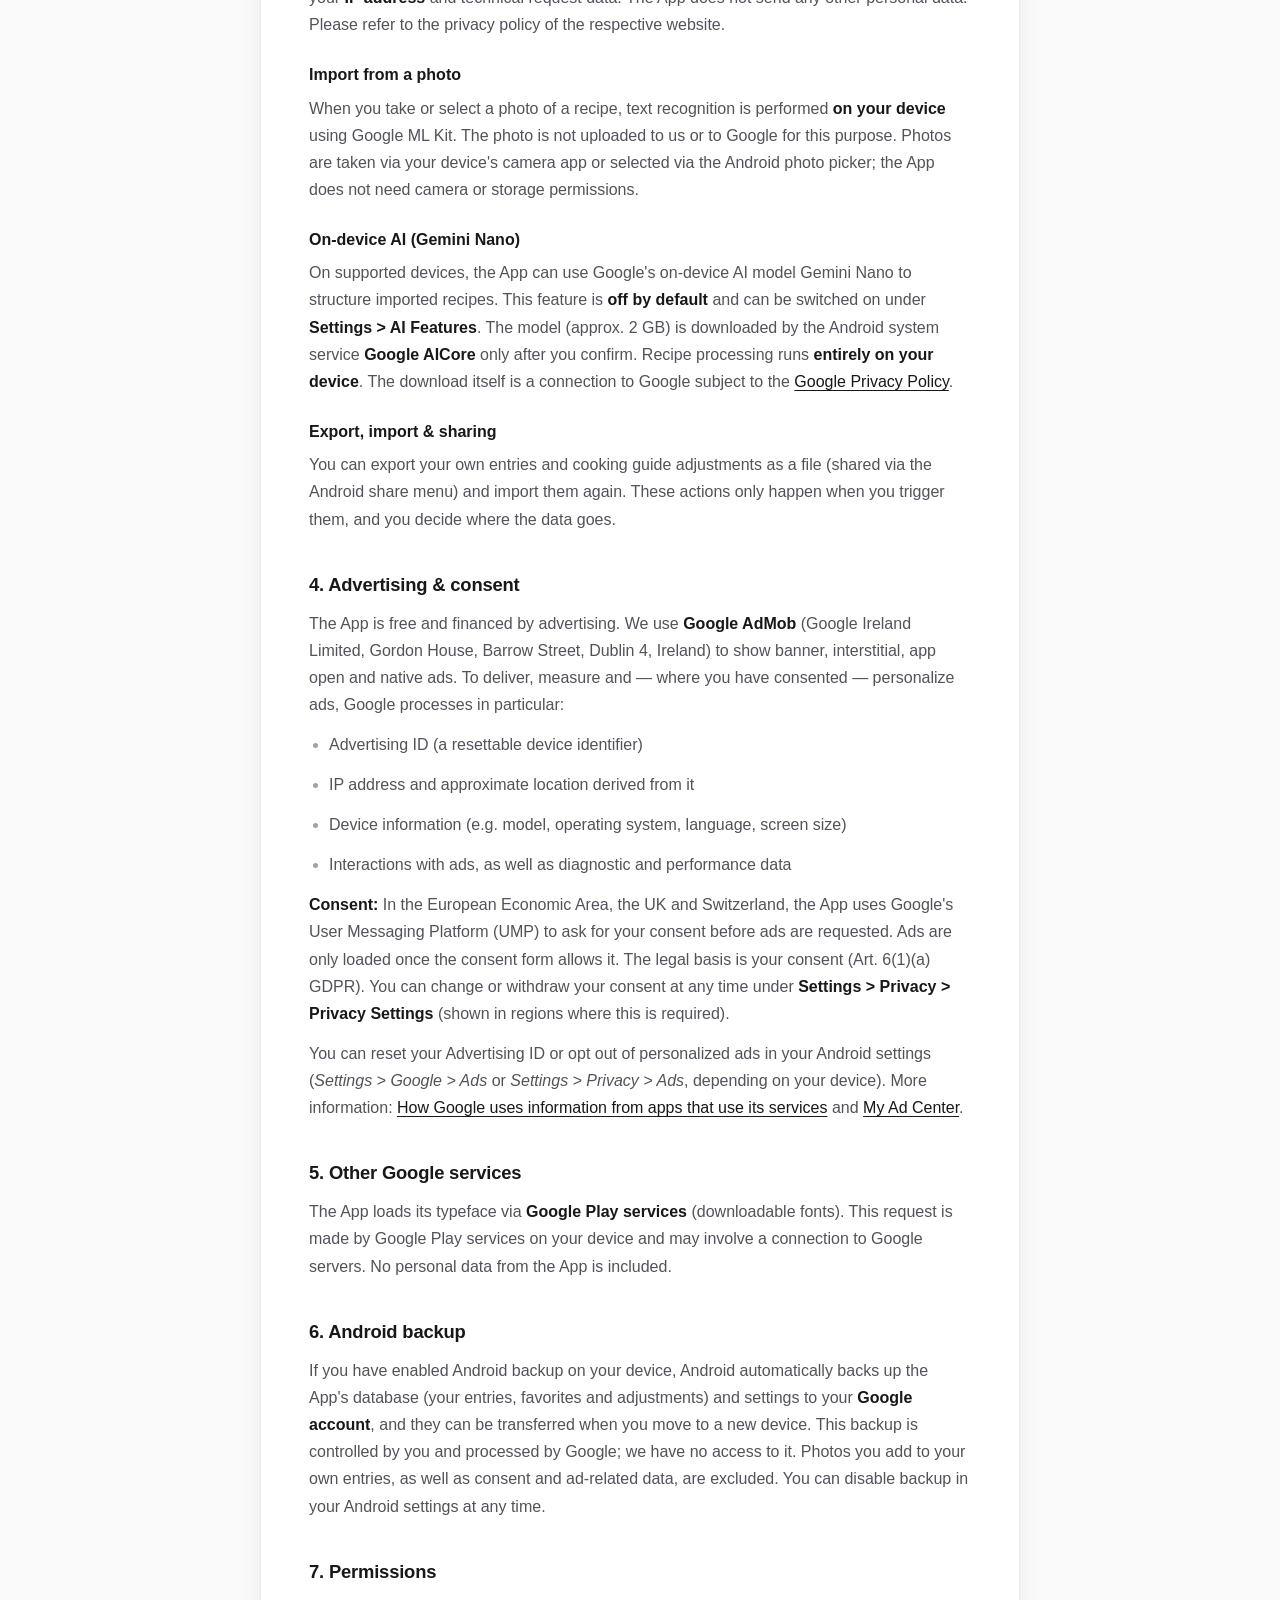
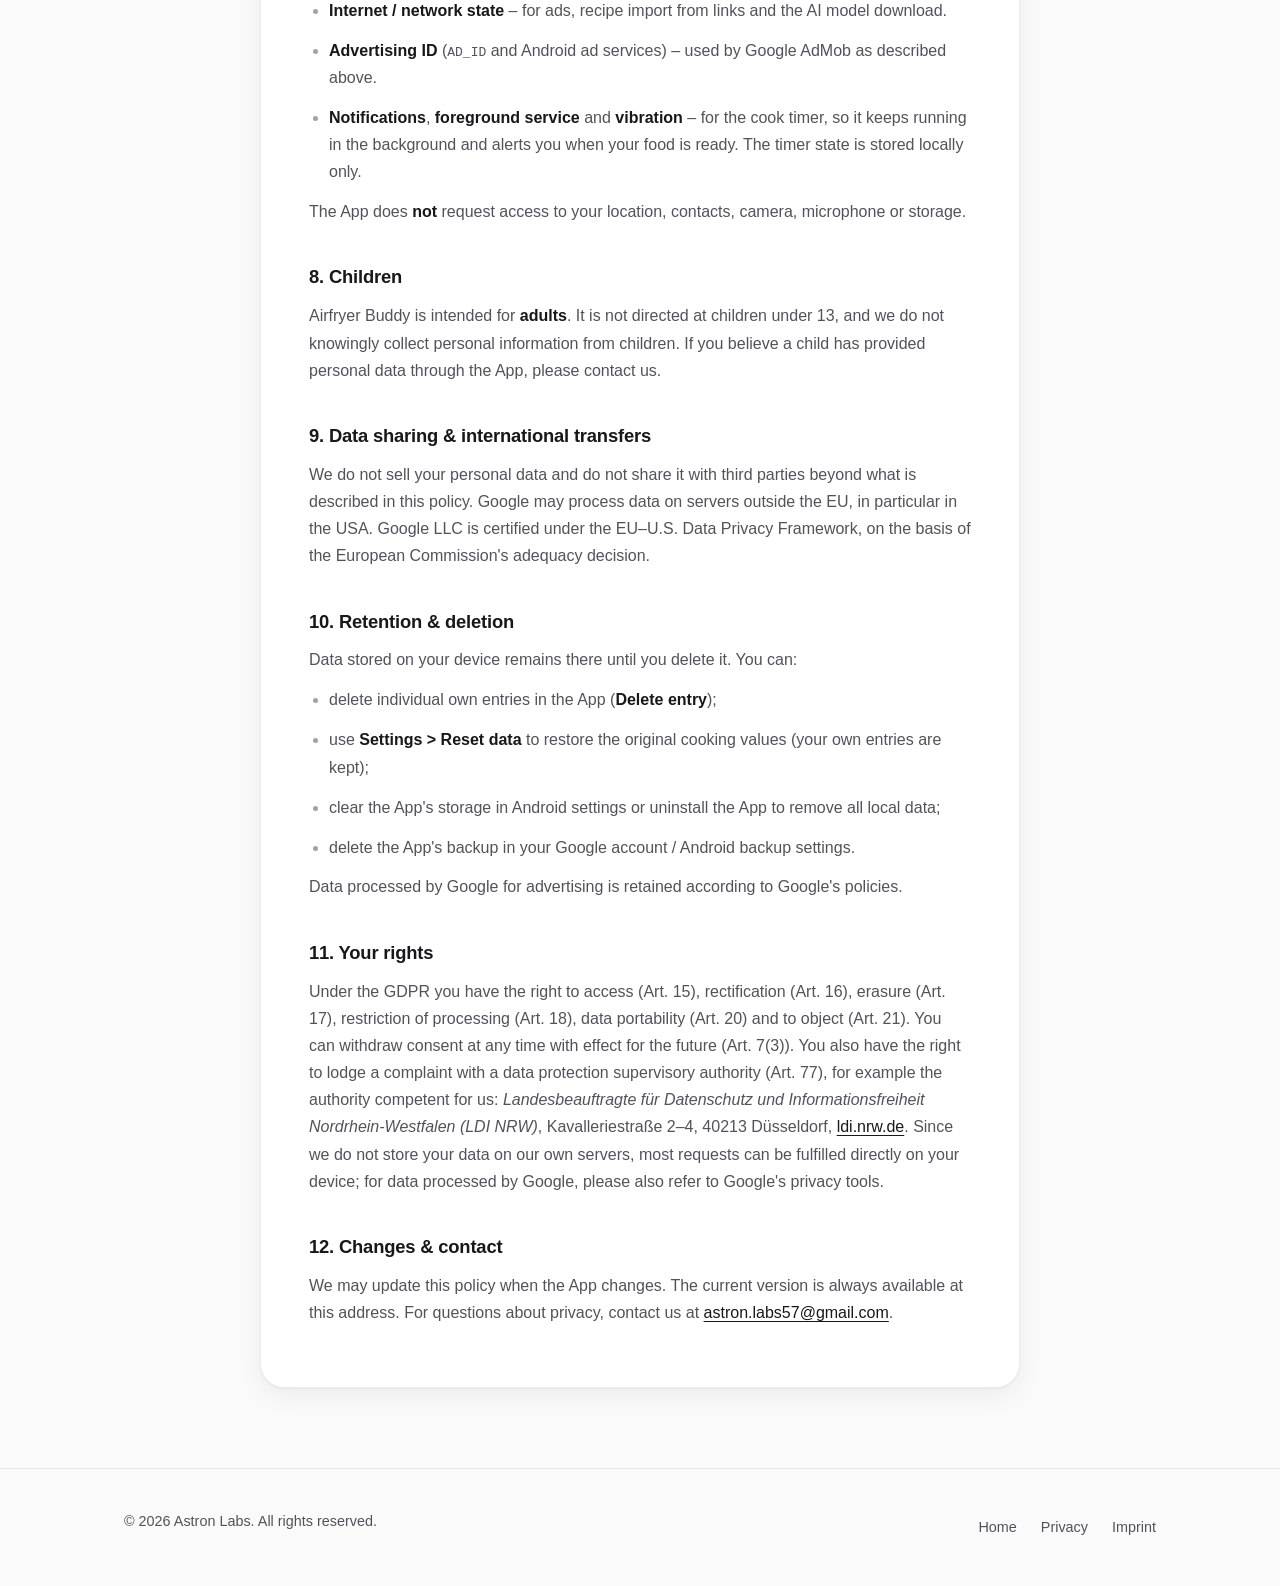
<file: privacy/airfryerbuddy.html>
<!DOCTYPE html>
<html lang="en">
<head>
    <meta charset="UTF-8">
    <meta name="viewport" content="width=device-width, initial-scale=1.0">
    <title>Privacy Policy – Airfryer Buddy · Astron Labs</title>
    <meta name="description" content="Privacy Policy for the Airfryer Buddy Android app by Astron Labs.">
    <meta name="theme-color" content="#18181B">
    <link rel="canonical" href="https://astronlabs.dev/privacy/airfryerbuddy.html">
    <link rel="icon" href="data:image/svg+xml,%3Csvg xmlns='http://www.w3.org/2000/svg' viewBox='0 0 64 64'%3E%3Cdefs%3E%3ClinearGradient id='g' x1='0' y1='0' x2='1' y2='1'%3E%3Cstop offset='0' stop-color='%233F3F46'/%3E%3Cstop offset='1' stop-color='%2318181B'/%3E%3C/linearGradient%3E%3C/defs%3E%3Crect width='64' height='64' rx='16' fill='url(%23g)'/%3E%3Cpath d='M32 14 46 50h-7l-3-8H28l-3 8h-7zm0 12-2.6 10h5.2z' fill='%23fff'/%3E%3C/svg%3E">
    <link rel="stylesheet" href="/assets/legal.css">
</head>
<body>
    <header>
        <div class="wrap nav">
            <a class="logo" href="/" aria-label="Astron Labs home">
                <span class="logo-mark" aria-hidden="true"><svg width="18" height="18" viewBox="0 0 64 64"><path d="M32 6 52 58h-10l-4-11H26l-4 11H12zm0 18-3.8 14h7.6z" fill="currentColor"/></svg></span>
                Astron Labs
            </a>
            <a class="back" href="/privacy.html">&larr; All privacy policies</a>
        </div>
    </header>

    <main>
        <div class="wrap">
            <article class="doc">
                <span class="kicker">Airfryer Buddy</span>
                <h1>Privacy Policy</h1>
                <p class="updated">Last updated: November 23, 2026</p>

                <p>This Privacy Policy explains how the Android app <strong>Airfryer Buddy</strong> (package <code>com.astronlabs.airfryerbuddy</code>, "the App") handles your data. In short: the App has <strong>no user accounts and no server of its own</strong>. Your recipes, cooking guide adjustments, favorites and settings stay on your device. Data only leaves your device through Google's advertising and consent services, Android's backup, and features you actively use (such as importing a recipe from a website).</p>

                <nav class="toc" aria-label="Contents">
                    <p>Contents</p>
                    <ol>
                        <li><a href="#controller">Controller</a></li>
                        <li><a href="#local">Data stored on your device</a></li>
                        <li><a href="#features">Recipe import &amp; on-device AI</a></li>
                        <li><a href="#ads">Advertising &amp; consent</a></li>
                        <li><a href="#other">Other Google services</a></li>
                        <li><a href="#backup">Android backup</a></li>
                        <li><a href="#permissions">Permissions</a></li>
                        <li><a href="#children">Children</a></li>
                        <li><a href="#sharing">Data sharing &amp; transfers</a></li>
                        <li><a href="#deletion">Retention &amp; deletion</a></li>
                        <li><a href="#rights">Your rights</a></li>
                        <li><a href="#changes">Changes &amp; contact</a></li>
                    </ol>
                </nav>

                <h2 id="controller">1. Controller</h2>
                <p>The controller responsible for data processing within the meaning of the EU General Data Protection Regulation (GDPR) is:</p>
                <address>
                    <strong>Artur Krigler</strong> (Astron Labs)<br>
                    Karl-Knödl-Straße 119<br>
                    40627 Düsseldorf<br>
                    Germany<br>
                    Email: <a href="mailto:astron.labs57@gmail.com">astron.labs57@gmail.com</a>
                </address>

                <h2 id="local">2. Data stored on your device</h2>
                <p>The following data is stored <strong>locally in the App's private storage</strong> and is not transmitted to us:</p>
                <ul>
                    <li>Your own recipes and entries, including photos you add</li>
                    <li>Favorites and your adjustments to cooking times and temperatures</li>
                    <li>App settings (e.g. language, theme)</li>
                    <li>Technical counters that control how often ads are shown</li>
                </ul>
                <p>We have no access to this data. It is only copied off your device if you use Android backup (see <a href="#backup">section 6</a>) or export/share it yourself.</p>

                <h2 id="features">3. Recipe import &amp; on-device AI</h2>
                <h3>Import from a website link</h3>
                <p>If you import a recipe by entering a web address, the App downloads that web page directly from the website you entered. As with any website visit, the operator of that website receives your <strong>IP address</strong> and technical request data. The App does not send any other personal data. Please refer to the privacy policy of the respective website.</p>
                <h3>Import from a photo</h3>
                <p>When you take or select a photo of a recipe, text recognition is performed <strong>on your device</strong> using Google ML Kit. The photo is not uploaded to us or to Google for this purpose. Photos are taken via your device's camera app or selected via the Android photo picker; the App does not need camera or storage permissions.</p>
                <h3>On-device AI (Gemini Nano)</h3>
                <p>On supported devices, the App can use Google's on-device AI model Gemini Nano to structure imported recipes. This feature is <strong>off by default</strong> and can be switched on under <strong>Settings &gt; AI Features</strong>. The model (approx. 2 GB) is downloaded by the Android system service <strong>Google AICore</strong> only after you confirm. Recipe processing runs <strong>entirely on your device</strong>. The download itself is a connection to Google subject to the <a href="https://policies.google.com/privacy" target="_blank" rel="noopener">Google Privacy Policy</a>.</p>
                <h3>Export, import &amp; sharing</h3>
                <p>You can export your own entries and cooking guide adjustments as a file (shared via the Android share menu) and import them again. These actions only happen when you trigger them, and you decide where the data goes.</p>

                <h2 id="ads">4. Advertising &amp; consent</h2>
                <p>The App is free and financed by advertising. We use <strong>Google AdMob</strong> (Google Ireland Limited, Gordon House, Barrow Street, Dublin 4, Ireland) to show banner, interstitial, app open and native ads. To deliver, measure and — where you have consented — personalize ads, Google processes in particular:</p>
                <ul>
                    <li>Advertising ID (a resettable device identifier)</li>
                    <li>IP address and approximate location derived from it</li>
                    <li>Device information (e.g. model, operating system, language, screen size)</li>
                    <li>Interactions with ads, as well as diagnostic and performance data</li>
                </ul>
                <p><strong>Consent:</strong> In the European Economic Area, the UK and Switzerland, the App uses Google's User Messaging Platform (UMP) to ask for your consent before ads are requested. Ads are only loaded once the consent form allows it. The legal basis is your consent (Art. 6(1)(a) GDPR). You can change or withdraw your consent at any time under <strong>Settings &gt; Privacy &gt; Privacy Settings</strong> (shown in regions where this is required).</p>
                <p>You can reset your Advertising ID or opt out of personalized ads in your Android settings (<em>Settings &gt; Google &gt; Ads</em> or <em>Settings &gt; Privacy &gt; Ads</em>, depending on your device). More information: <a href="https://policies.google.com/technologies/partner-sites" target="_blank" rel="noopener">How Google uses information from apps that use its services</a> and <a href="https://myadcenter.google.com" target="_blank" rel="noopener">My Ad Center</a>.</p>

                <h2 id="other">5. Other Google services</h2>
                <p>The App loads its typeface via <strong>Google Play services</strong> (downloadable fonts). This request is made by Google Play services on your device and may involve a connection to Google servers. No personal data from the App is included.</p>

                <h2 id="backup">6. Android backup</h2>
                <p>If you have enabled Android backup on your device, Android automatically backs up the App's database (your entries, favorites and adjustments) and settings to your <strong>Google account</strong>, and they can be transferred when you move to a new device. This backup is controlled by you and processed by Google; we have no access to it. Photos you add to your own entries, as well as consent and ad-related data, are excluded. You can disable backup in your Android settings at any time.</p>

                <h2 id="permissions">7. Permissions</h2>
                <ul>
                    <li><strong>Internet / network state</strong> – for ads, recipe import from links and the AI model download.</li>
                    <li><strong>Advertising ID</strong> (<code>AD_ID</code> and Android ad services) – used by Google AdMob as described above.</li>
                    <li><strong>Notifications</strong>, <strong>foreground service</strong> and <strong>vibration</strong> – for the cook timer, so it keeps running in the background and alerts you when your food is ready. The timer state is stored locally only.</li>
                </ul>
                <p>The App does <strong>not</strong> request access to your location, contacts, camera, microphone or storage.</p>

                <h2 id="children">8. Children</h2>
                <p>Airfryer Buddy is intended for <strong>adults</strong>. It is not directed at children under 13, and we do not knowingly collect personal information from children. If you believe a child has provided personal data through the App, please contact us.</p>

                <h2 id="sharing">9. Data sharing &amp; international transfers</h2>
                <p>We do not sell your personal data and do not share it with third parties beyond what is described in this policy. Google may process data on servers outside the EU, in particular in the USA. Google LLC is certified under the EU–U.S. Data Privacy Framework, on the basis of the European Commission's adequacy decision.</p>

                <h2 id="deletion">10. Retention &amp; deletion</h2>
                <p>Data stored on your device remains there until you delete it. You can:</p>
                <ul>
                    <li>delete individual own entries in the App (<strong>Delete entry</strong>);</li>
                    <li>use <strong>Settings &gt; Reset data</strong> to restore the original cooking values (your own entries are kept);</li>
                    <li>clear the App's storage in Android settings or uninstall the App to remove all local data;</li>
                    <li>delete the App's backup in your Google account / Android backup settings.</li>
                </ul>
                <p>Data processed by Google for advertising is retained according to Google's policies.</p>

                <h2 id="rights">11. Your rights</h2>
                <p>Under the GDPR you have the right to access (Art. 15), rectification (Art. 16), erasure (Art. 17), restriction of processing (Art. 18), data portability (Art. 20) and to object (Art. 21). You can withdraw consent at any time with effect for the future (Art. 7(3)). You also have the right to lodge a complaint with a data protection supervisory authority (Art. 77), for example the authority competent for us: <em>Landesbeauftragte für Datenschutz und Informationsfreiheit Nordrhein-Westfalen (LDI NRW)</em>, Kavalleriestraße 2–4, 40213 Düsseldorf, <a href="https://www.ldi.nrw.de" target="_blank" rel="noopener">ldi.nrw.de</a>. Since we do not store your data on our own servers, most requests can be fulfilled directly on your device; for data processed by Google, please also refer to Google's privacy tools.</p>

                <h2 id="changes">12. Changes &amp; contact</h2>
                <p>We may update this policy when the App changes. The current version is always available at this address. For questions about privacy, contact us at <a href="mailto:astron.labs57@gmail.com">astron.labs57@gmail.com</a>.</p>
            </article>
        </div>
    </main>

    <footer>
        <div class="wrap foot">
            <p>&copy; 2026 Astron Labs. All rights reserved.</p>
            <nav aria-label="Footer">
                <a href="/">Home</a>
                <a href="/privacy.html">Privacy</a>
                <a href="/impressum.html">Imprint</a>
            </nav>
        </div>
    </footer>
</body>
</html>
</file>
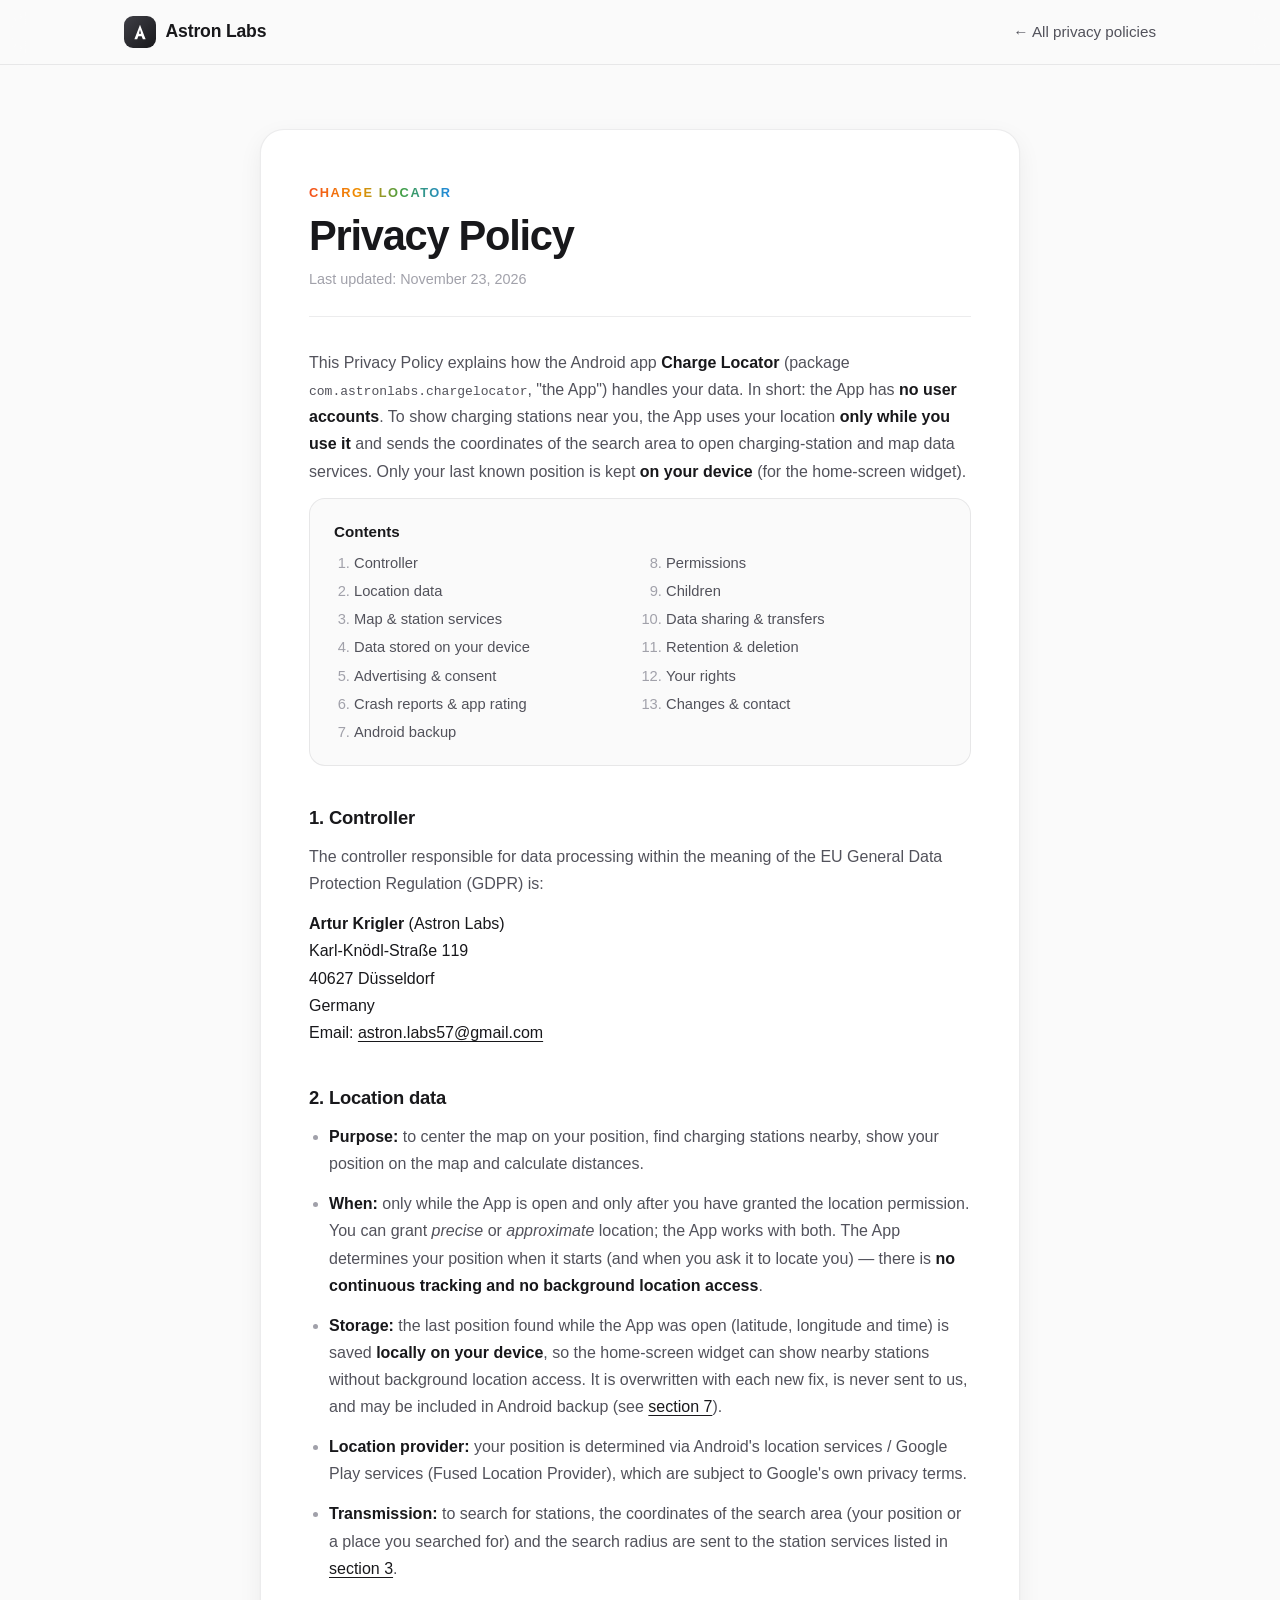
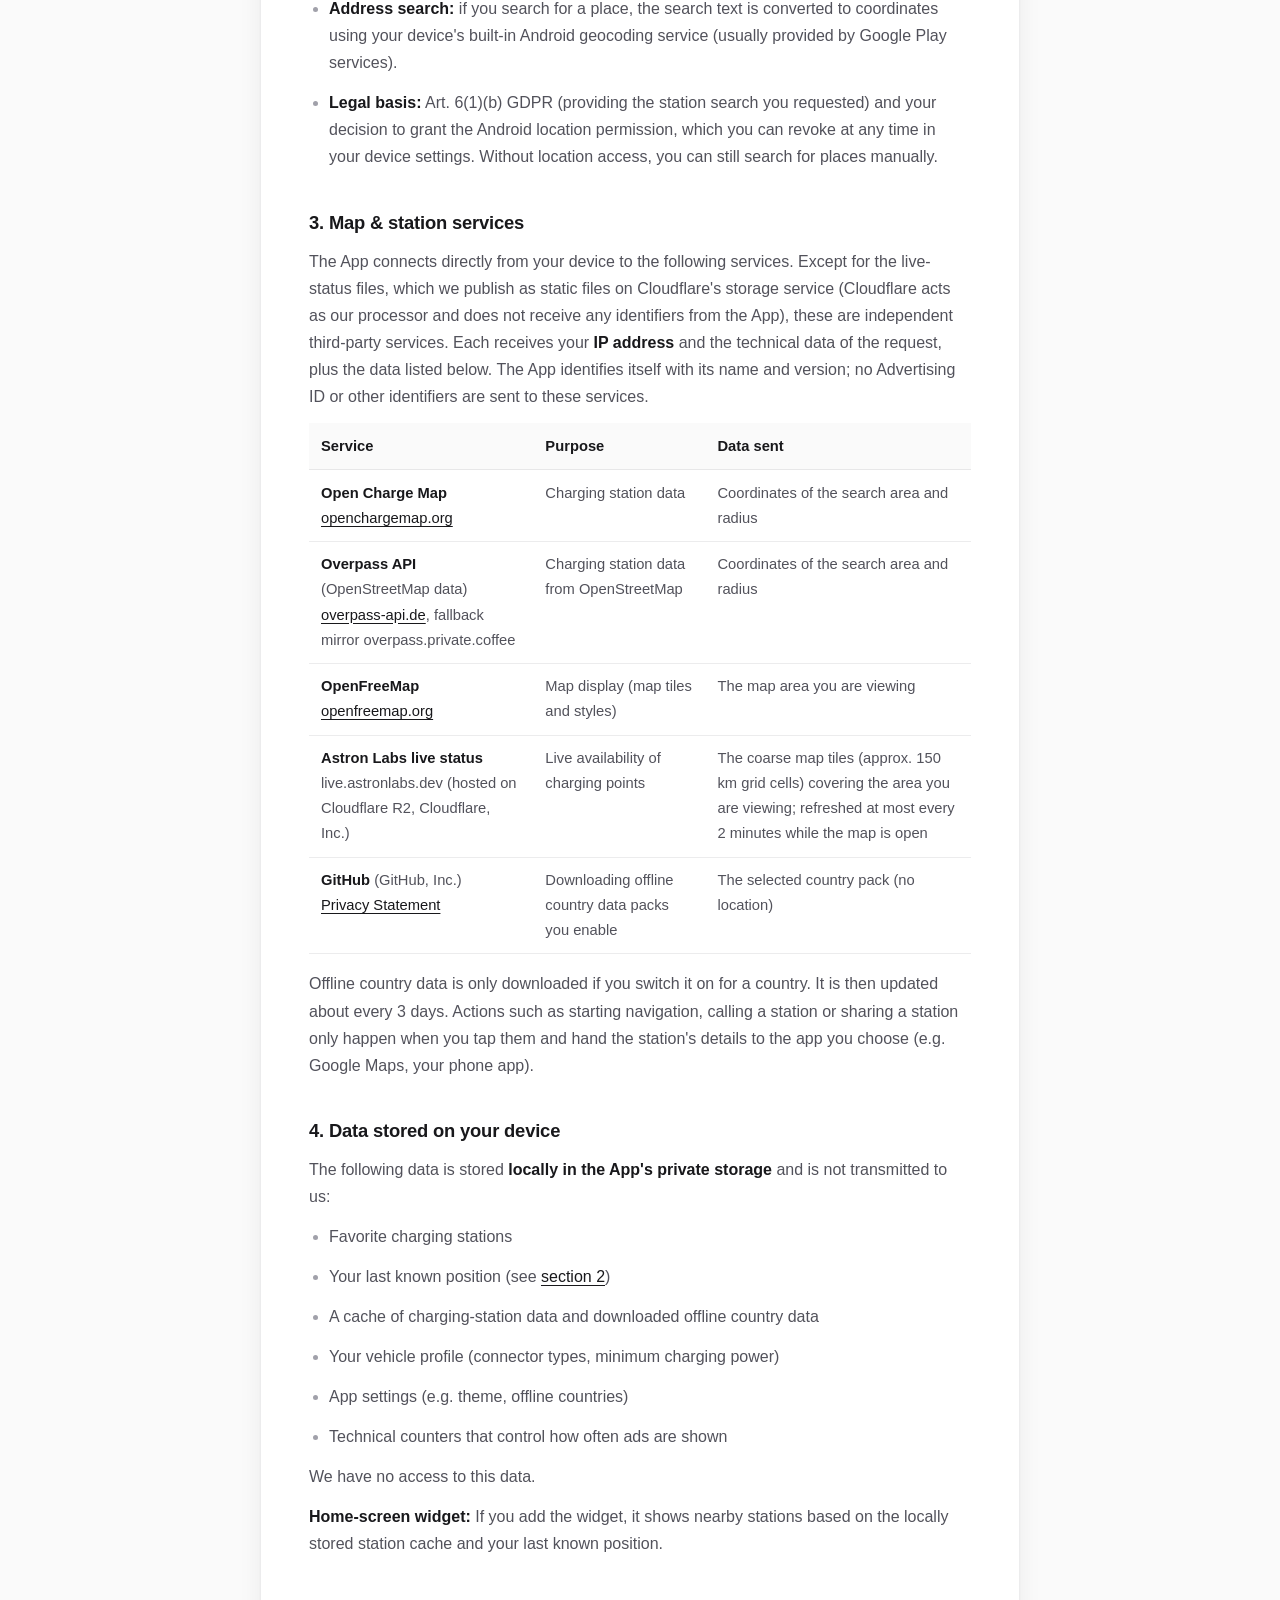
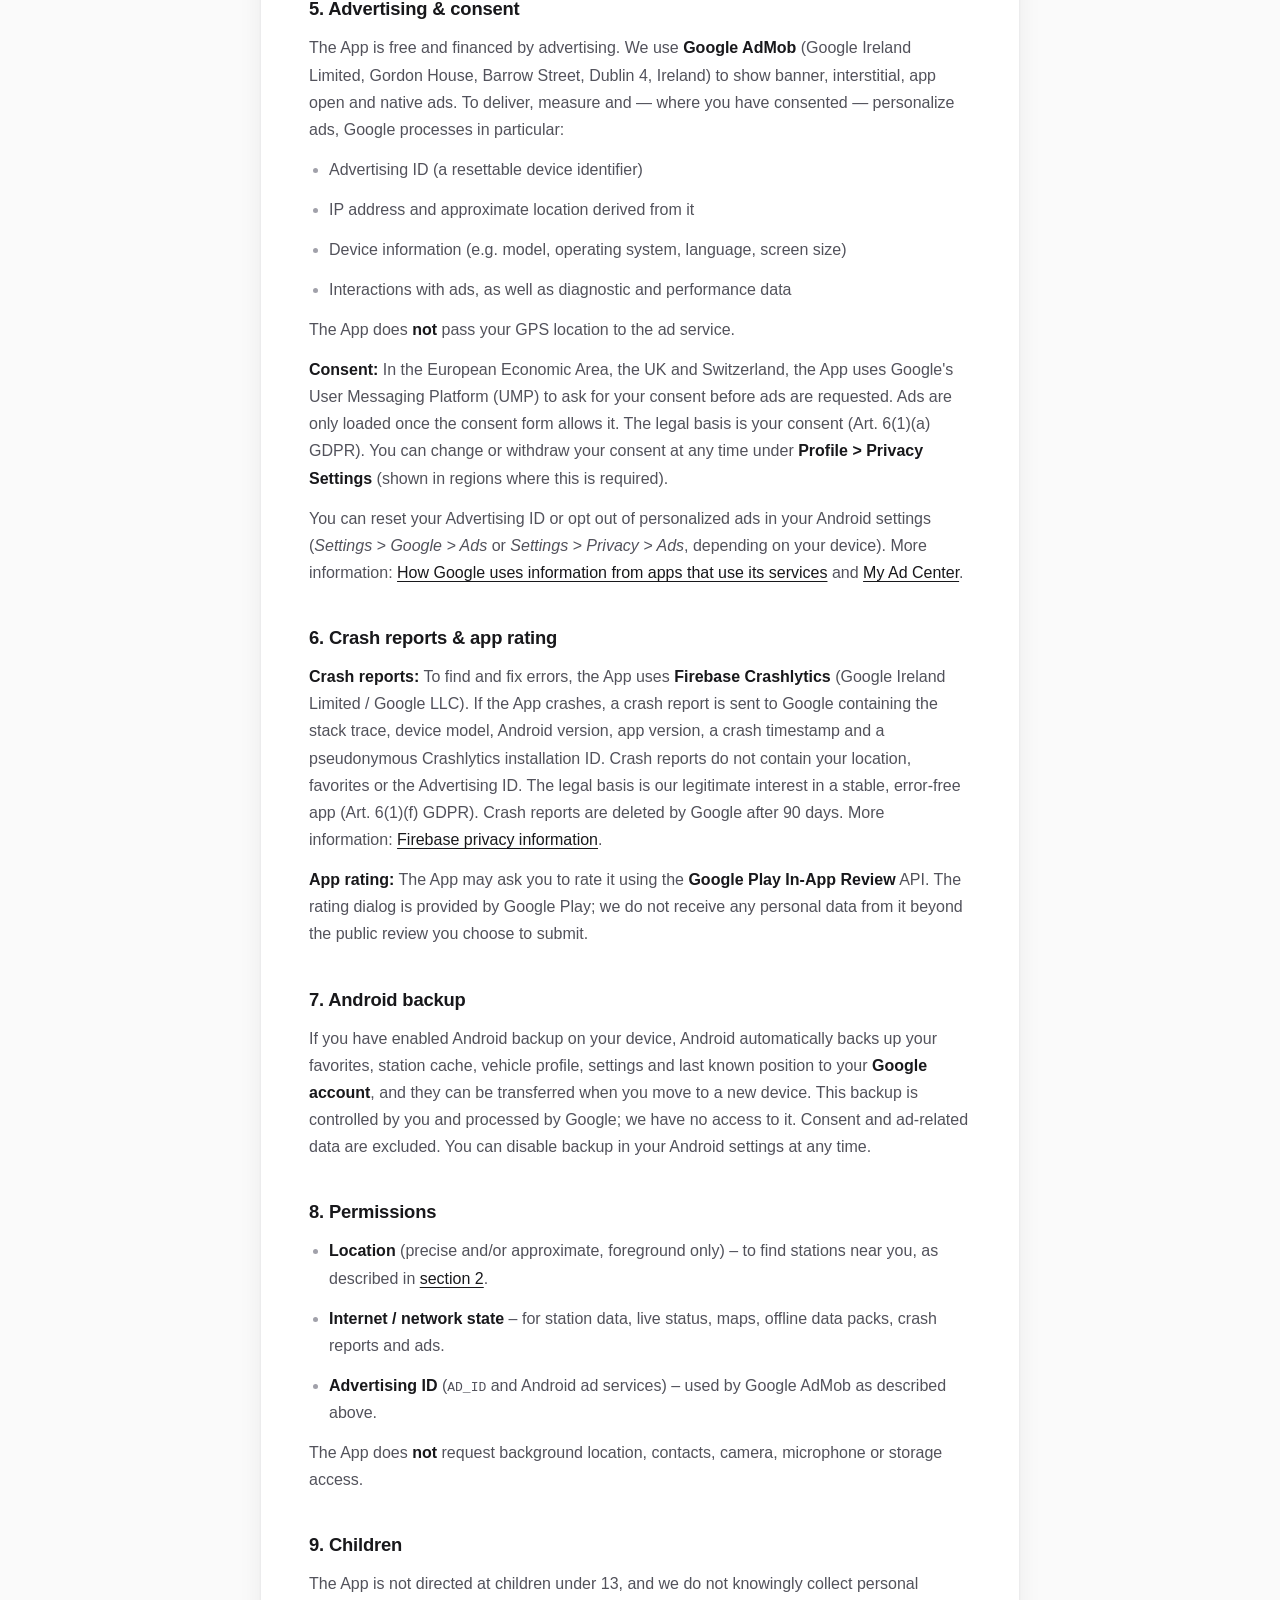
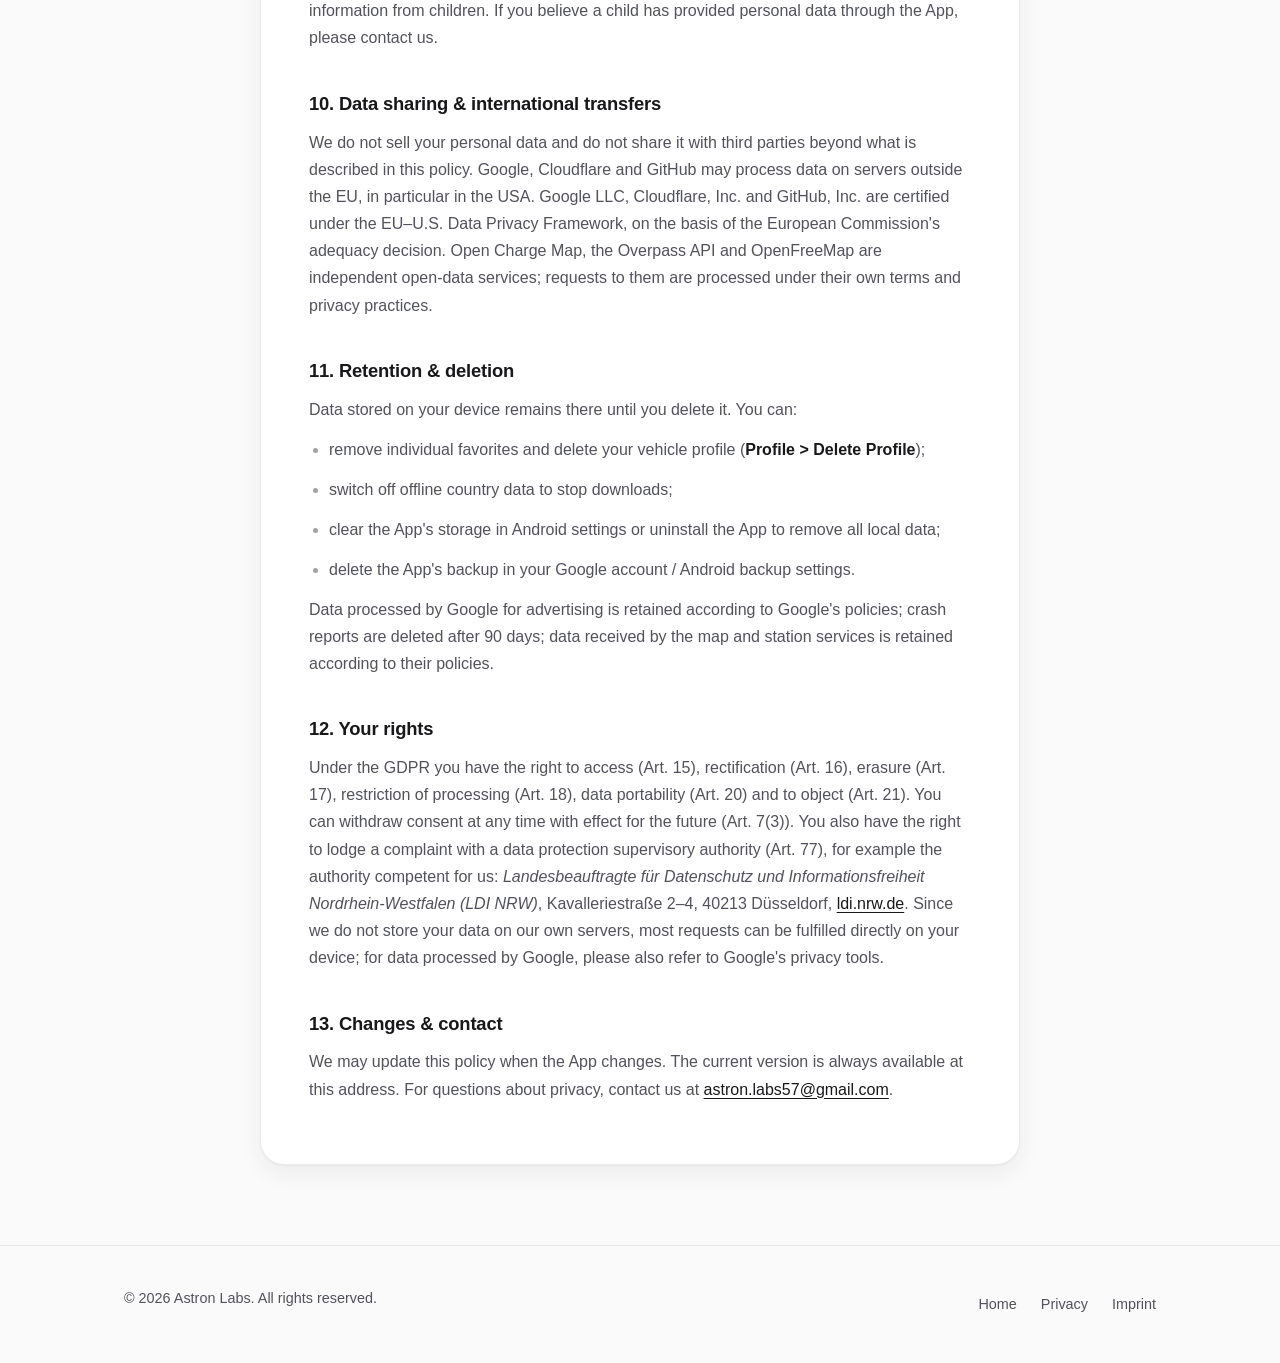
<file: privacy/chargelocator.html>
<!DOCTYPE html>
<html lang="en">
<head>
    <meta charset="UTF-8">
    <meta name="viewport" content="width=device-width, initial-scale=1.0">
    <title>Privacy Policy – Charge Locator · Astron Labs</title>
    <meta name="description" content="Privacy Policy for the Charge Locator Android app by Astron Labs, including location data and third-party map and charging-station services.">
    <meta name="theme-color" content="#18181B">
    <link rel="canonical" href="https://astronlabs.dev/privacy/chargelocator.html">
    <link rel="icon" href="data:image/svg+xml,%3Csvg xmlns='http://www.w3.org/2000/svg' viewBox='0 0 64 64'%3E%3Cdefs%3E%3ClinearGradient id='g' x1='0' y1='0' x2='1' y2='1'%3E%3Cstop offset='0' stop-color='%233F3F46'/%3E%3Cstop offset='1' stop-color='%2318181B'/%3E%3C/linearGradient%3E%3C/defs%3E%3Crect width='64' height='64' rx='16' fill='url(%23g)'/%3E%3Cpath d='M32 14 46 50h-7l-3-8H28l-3 8h-7zm0 12-2.6 10h5.2z' fill='%23fff'/%3E%3C/svg%3E">
    <link rel="stylesheet" href="/assets/legal.css">
</head>
<body>
    <header>
        <div class="wrap nav">
            <a class="logo" href="/" aria-label="Astron Labs home">
                <span class="logo-mark" aria-hidden="true"><svg width="18" height="18" viewBox="0 0 64 64"><path d="M32 6 52 58h-10l-4-11H26l-4 11H12zm0 18-3.8 14h7.6z" fill="currentColor"/></svg></span>
                Astron Labs
            </a>
            <a class="back" href="/privacy.html">&larr; All privacy policies</a>
        </div>
    </header>

    <main>
        <div class="wrap">
            <article class="doc">
                <span class="kicker">Charge Locator</span>
                <h1>Privacy Policy</h1>
                <p class="updated">Last updated: November 23, 2026</p>

                <p>This Privacy Policy explains how the Android app <strong>Charge Locator</strong> (package <code>com.astronlabs.chargelocator</code>, "the App") handles your data. In short: the App has <strong>no user accounts</strong>. To show charging stations near you, the App uses your location <strong>only while you use it</strong> and sends the coordinates of the search area to open charging-station and map data services. Only your last known position is kept <strong>on your device</strong> (for the home-screen widget).</p>

                <nav class="toc" aria-label="Contents">
                    <p>Contents</p>
                    <ol>
                        <li><a href="#controller">Controller</a></li>
                        <li><a href="#location">Location data</a></li>
                        <li><a href="#services">Map &amp; station services</a></li>
                        <li><a href="#local">Data stored on your device</a></li>
                        <li><a href="#ads">Advertising &amp; consent</a></li>
                        <li><a href="#crash">Crash reports &amp; app rating</a></li>
                        <li><a href="#backup">Android backup</a></li>
                        <li><a href="#permissions">Permissions</a></li>
                        <li><a href="#children">Children</a></li>
                        <li><a href="#sharing">Data sharing &amp; transfers</a></li>
                        <li><a href="#deletion">Retention &amp; deletion</a></li>
                        <li><a href="#rights">Your rights</a></li>
                        <li><a href="#changes">Changes &amp; contact</a></li>
                    </ol>
                </nav>

                <h2 id="controller">1. Controller</h2>
                <p>The controller responsible for data processing within the meaning of the EU General Data Protection Regulation (GDPR) is:</p>
                <address>
                    <strong>Artur Krigler</strong> (Astron Labs)<br>
                    Karl-Knödl-Straße 119<br>
                    40627 Düsseldorf<br>
                    Germany<br>
                    Email: <a href="mailto:astron.labs57@gmail.com">astron.labs57@gmail.com</a>
                </address>

                <h2 id="location">2. Location data</h2>
                <ul>
                    <li><strong>Purpose:</strong> to center the map on your position, find charging stations nearby, show your position on the map and calculate distances.</li>
                    <li><strong>When:</strong> only while the App is open and only after you have granted the location permission. You can grant <em>precise</em> or <em>approximate</em> location; the App works with both. The App determines your position when it starts (and when you ask it to locate you) — there is <strong>no continuous tracking and no background location access</strong>.</li>
                    <li><strong>Storage:</strong> the last position found while the App was open (latitude, longitude and time) is saved <strong>locally on your device</strong>, so the home-screen widget can show nearby stations without background location access. It is overwritten with each new fix, is never sent to us, and may be included in Android backup (see <a href="#backup">section 7</a>).</li>
                    <li><strong>Location provider:</strong> your position is determined via Android's location services / Google Play services (Fused Location Provider), which are subject to Google's own privacy terms.</li>
                    <li><strong>Transmission:</strong> to search for stations, the coordinates of the search area (your position or a place you searched for) and the search radius are sent to the station services listed in <a href="#services">section 3</a>.</li>
                    <li><strong>Address search:</strong> if you search for a place, the search text is converted to coordinates using your device's built-in Android geocoding service (usually provided by Google Play services).</li>
                    <li><strong>Legal basis:</strong> Art. 6(1)(b) GDPR (providing the station search you requested) and your decision to grant the Android location permission, which you can revoke at any time in your device settings. Without location access, you can still search for places manually.</li>
                </ul>

                <h2 id="services">3. Map &amp; station services</h2>
                <p>The App connects directly from your device to the following services. Except for the live-status files, which we publish as static files on Cloudflare's storage service (Cloudflare acts as our processor and does not receive any identifiers from the App), these are independent third-party services. Each receives your <strong>IP address</strong> and the technical data of the request, plus the data listed below. The App identifies itself with its name and version; no Advertising ID or other identifiers are sent to these services.</p>
                <div class="table-wrap">
                    <table>
                        <thead><tr><th>Service</th><th>Purpose</th><th>Data sent</th></tr></thead>
                        <tbody>
                            <tr><td><strong>Open Charge Map</strong><br><a href="https://openchargemap.org" target="_blank" rel="noopener">openchargemap.org</a></td><td>Charging station data</td><td>Coordinates of the search area and radius</td></tr>
                            <tr><td><strong>Overpass API</strong> (OpenStreetMap data)<br><a href="https://overpass-api.de" target="_blank" rel="noopener">overpass-api.de</a>, fallback mirror overpass.private.coffee</td><td>Charging station data from OpenStreetMap</td><td>Coordinates of the search area and radius</td></tr>
                            <tr><td><strong>OpenFreeMap</strong><br><a href="https://openfreemap.org" target="_blank" rel="noopener">openfreemap.org</a></td><td>Map display (map tiles and styles)</td><td>The map area you are viewing</td></tr>
                            <tr><td><strong>Astron Labs live status</strong><br>live.astronlabs.dev (hosted on Cloudflare R2, Cloudflare, Inc.)</td><td>Live availability of charging points</td><td>The coarse map tiles (approx. 150 km grid cells) covering the area you are viewing; refreshed at most every 2 minutes while the map is open</td></tr>
                            <tr><td><strong>GitHub</strong> (GitHub, Inc.)<br><a href="https://docs.github.com/en/site-policy/privacy-policies/github-general-privacy-statement" target="_blank" rel="noopener">Privacy Statement</a></td><td>Downloading offline country data packs you enable</td><td>The selected country pack (no location)</td></tr>
                        </tbody>
                    </table>
                </div>
                <p>Offline country data is only downloaded if you switch it on for a country. It is then updated about every 3 days. Actions such as starting navigation, calling a station or sharing a station only happen when you tap them and hand the station's details to the app you choose (e.g. Google Maps, your phone app).</p>

                <h2 id="local">4. Data stored on your device</h2>
                <p>The following data is stored <strong>locally in the App's private storage</strong> and is not transmitted to us:</p>
                <ul>
                    <li>Favorite charging stations</li>
                    <li>Your last known position (see <a href="#location">section 2</a>)</li>
                    <li>A cache of charging-station data and downloaded offline country data</li>
                    <li>Your vehicle profile (connector types, minimum charging power)</li>
                    <li>App settings (e.g. theme, offline countries)</li>
                    <li>Technical counters that control how often ads are shown</li>
                </ul>
                <p>We have no access to this data.</p>
                <p><strong>Home-screen widget:</strong> If you add the widget, it shows nearby stations based on the locally stored station cache and your last known position.</p>

                <h2 id="ads">5. Advertising &amp; consent</h2>
                <p>The App is free and financed by advertising. We use <strong>Google AdMob</strong> (Google Ireland Limited, Gordon House, Barrow Street, Dublin 4, Ireland) to show banner, interstitial, app open and native ads. To deliver, measure and — where you have consented — personalize ads, Google processes in particular:</p>
                <ul>
                    <li>Advertising ID (a resettable device identifier)</li>
                    <li>IP address and approximate location derived from it</li>
                    <li>Device information (e.g. model, operating system, language, screen size)</li>
                    <li>Interactions with ads, as well as diagnostic and performance data</li>
                </ul>
                <p>The App does <strong>not</strong> pass your GPS location to the ad service.</p>
                <p><strong>Consent:</strong> In the European Economic Area, the UK and Switzerland, the App uses Google's User Messaging Platform (UMP) to ask for your consent before ads are requested. Ads are only loaded once the consent form allows it. The legal basis is your consent (Art. 6(1)(a) GDPR). You can change or withdraw your consent at any time under <strong>Profile &gt; Privacy Settings</strong> (shown in regions where this is required).</p>
                <p>You can reset your Advertising ID or opt out of personalized ads in your Android settings (<em>Settings &gt; Google &gt; Ads</em> or <em>Settings &gt; Privacy &gt; Ads</em>, depending on your device). More information: <a href="https://policies.google.com/technologies/partner-sites" target="_blank" rel="noopener">How Google uses information from apps that use its services</a> and <a href="https://myadcenter.google.com" target="_blank" rel="noopener">My Ad Center</a>.</p>

                <h2 id="crash">6. Crash reports &amp; app rating</h2>
                <p><strong>Crash reports:</strong> To find and fix errors, the App uses <strong>Firebase Crashlytics</strong> (Google Ireland Limited / Google LLC). If the App crashes, a crash report is sent to Google containing the stack trace, device model, Android version, app version, a crash timestamp and a pseudonymous Crashlytics installation ID. Crash reports do not contain your location, favorites or the Advertising ID. The legal basis is our legitimate interest in a stable, error-free app (Art. 6(1)(f) GDPR). Crash reports are deleted by Google after 90 days. More information: <a href="https://firebase.google.com/support/privacy" target="_blank" rel="noopener">Firebase privacy information</a>.</p>
                <p><strong>App rating:</strong> The App may ask you to rate it using the <strong>Google Play In-App Review</strong> API. The rating dialog is provided by Google Play; we do not receive any personal data from it beyond the public review you choose to submit.</p>

                <h2 id="backup">7. Android backup</h2>
                <p>If you have enabled Android backup on your device, Android automatically backs up your favorites, station cache, vehicle profile, settings and last known position to your <strong>Google account</strong>, and they can be transferred when you move to a new device. This backup is controlled by you and processed by Google; we have no access to it. Consent and ad-related data are excluded. You can disable backup in your Android settings at any time.</p>

                <h2 id="permissions">8. Permissions</h2>
                <ul>
                    <li><strong>Location</strong> (precise and/or approximate, foreground only) – to find stations near you, as described in <a href="#location">section 2</a>.</li>
                    <li><strong>Internet / network state</strong> – for station data, live status, maps, offline data packs, crash reports and ads.</li>
                    <li><strong>Advertising ID</strong> (<code>AD_ID</code> and Android ad services) – used by Google AdMob as described above.</li>
                </ul>
                <p>The App does <strong>not</strong> request background location, contacts, camera, microphone or storage access.</p>

                <h2 id="children">9. Children</h2>
                <p>The App is not directed at children under 13, and we do not knowingly collect personal information from children. If you believe a child has provided personal data through the App, please contact us.</p>

                <h2 id="sharing">10. Data sharing &amp; international transfers</h2>
                <p>We do not sell your personal data and do not share it with third parties beyond what is described in this policy. Google, Cloudflare and GitHub may process data on servers outside the EU, in particular in the USA. Google LLC, Cloudflare, Inc. and GitHub, Inc. are certified under the EU–U.S. Data Privacy Framework, on the basis of the European Commission's adequacy decision. Open Charge Map, the Overpass API and OpenFreeMap are independent open-data services; requests to them are processed under their own terms and privacy practices.</p>

                <h2 id="deletion">11. Retention &amp; deletion</h2>
                <p>Data stored on your device remains there until you delete it. You can:</p>
                <ul>
                    <li>remove individual favorites and delete your vehicle profile (<strong>Profile &gt; Delete Profile</strong>);</li>
                    <li>switch off offline country data to stop downloads;</li>
                    <li>clear the App's storage in Android settings or uninstall the App to remove all local data;</li>
                    <li>delete the App's backup in your Google account / Android backup settings.</li>
                </ul>
                <p>Data processed by Google for advertising is retained according to Google's policies; crash reports are deleted after 90 days; data received by the map and station services is retained according to their policies.</p>

                <h2 id="rights">12. Your rights</h2>
                <p>Under the GDPR you have the right to access (Art. 15), rectification (Art. 16), erasure (Art. 17), restriction of processing (Art. 18), data portability (Art. 20) and to object (Art. 21). You can withdraw consent at any time with effect for the future (Art. 7(3)). You also have the right to lodge a complaint with a data protection supervisory authority (Art. 77), for example the authority competent for us: <em>Landesbeauftragte für Datenschutz und Informationsfreiheit Nordrhein-Westfalen (LDI NRW)</em>, Kavalleriestraße 2–4, 40213 Düsseldorf, <a href="https://www.ldi.nrw.de" target="_blank" rel="noopener">ldi.nrw.de</a>. Since we do not store your data on our own servers, most requests can be fulfilled directly on your device; for data processed by Google, please also refer to Google's privacy tools.</p>

                <h2 id="changes">13. Changes &amp; contact</h2>
                <p>We may update this policy when the App changes. The current version is always available at this address. For questions about privacy, contact us at <a href="mailto:astron.labs57@gmail.com">astron.labs57@gmail.com</a>.</p>
            </article>
        </div>
    </main>

    <footer>
        <div class="wrap foot">
            <p>&copy; 2026 Astron Labs. All rights reserved.</p>
            <nav aria-label="Footer">
                <a href="/">Home</a>
                <a href="/privacy.html">Privacy</a>
                <a href="/impressum.html">Imprint</a>
            </nav>
        </div>
    </footer>
</body>
</html>
</file>
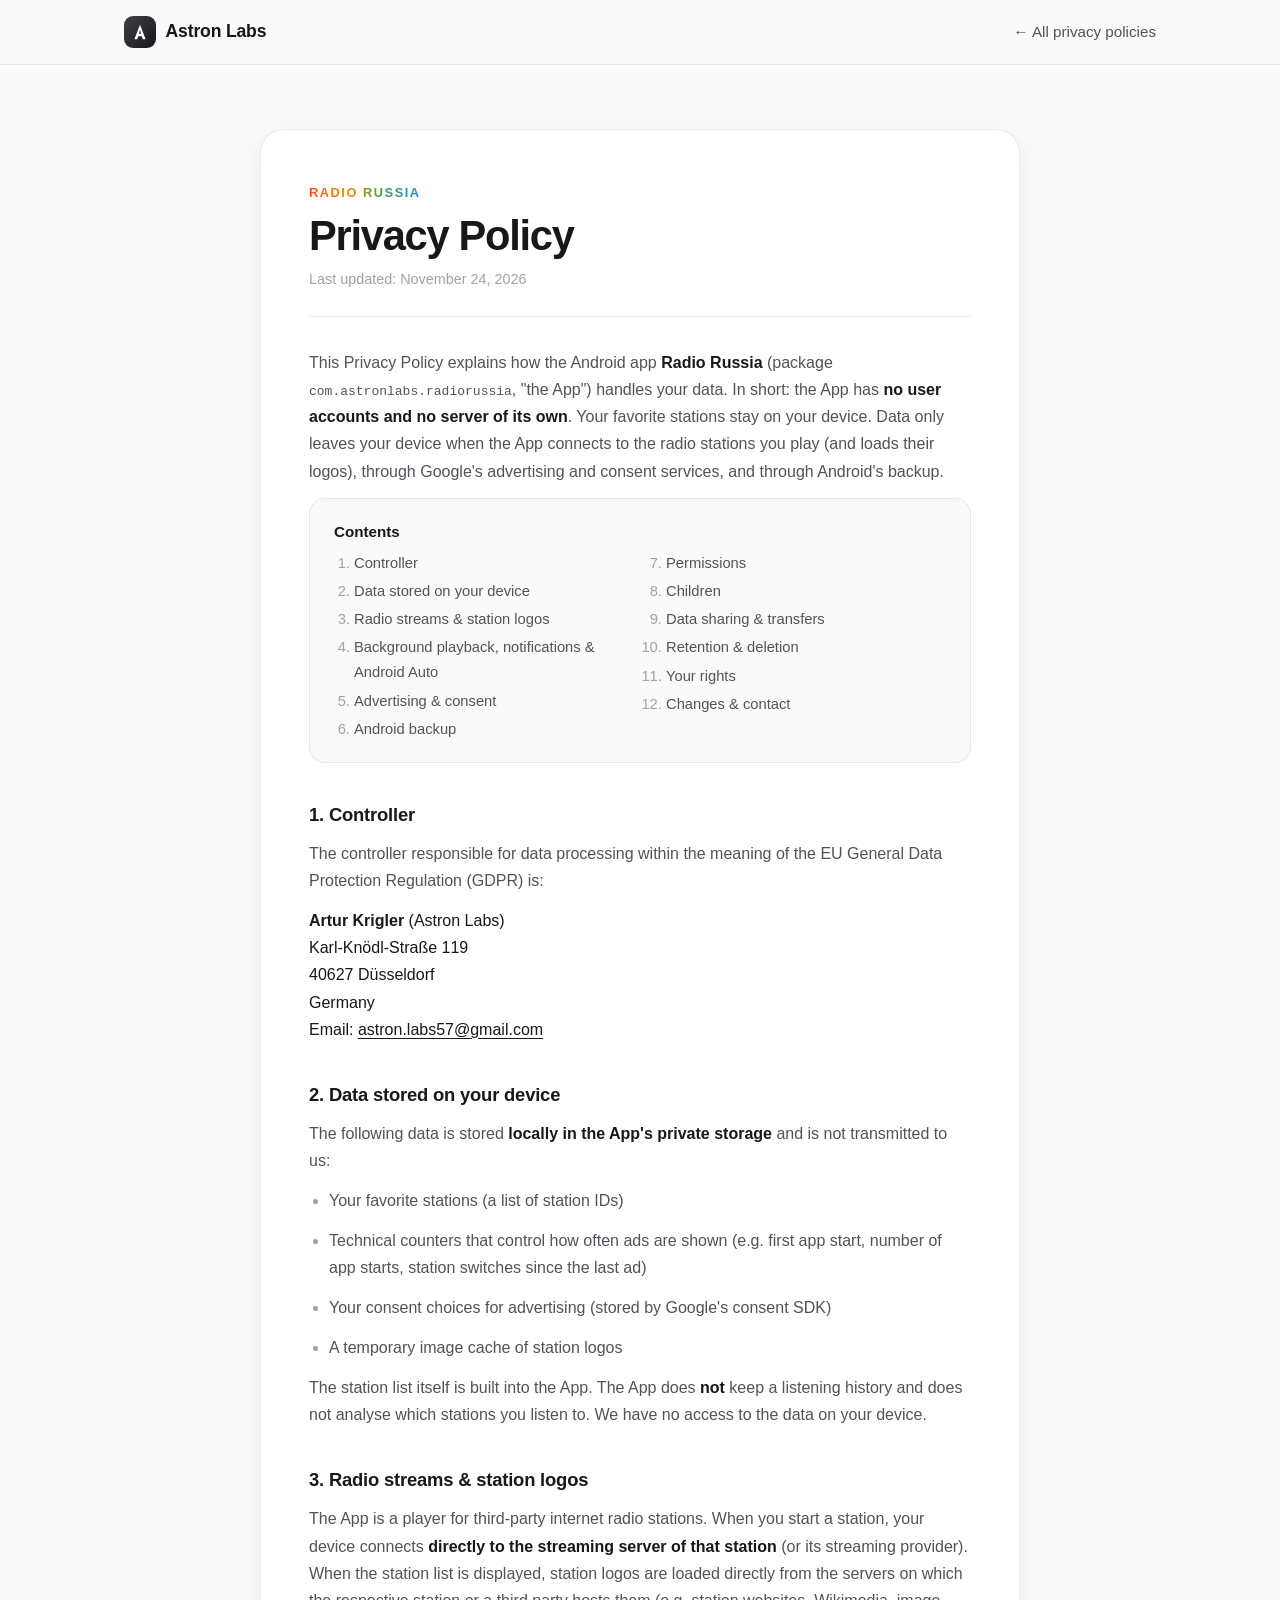
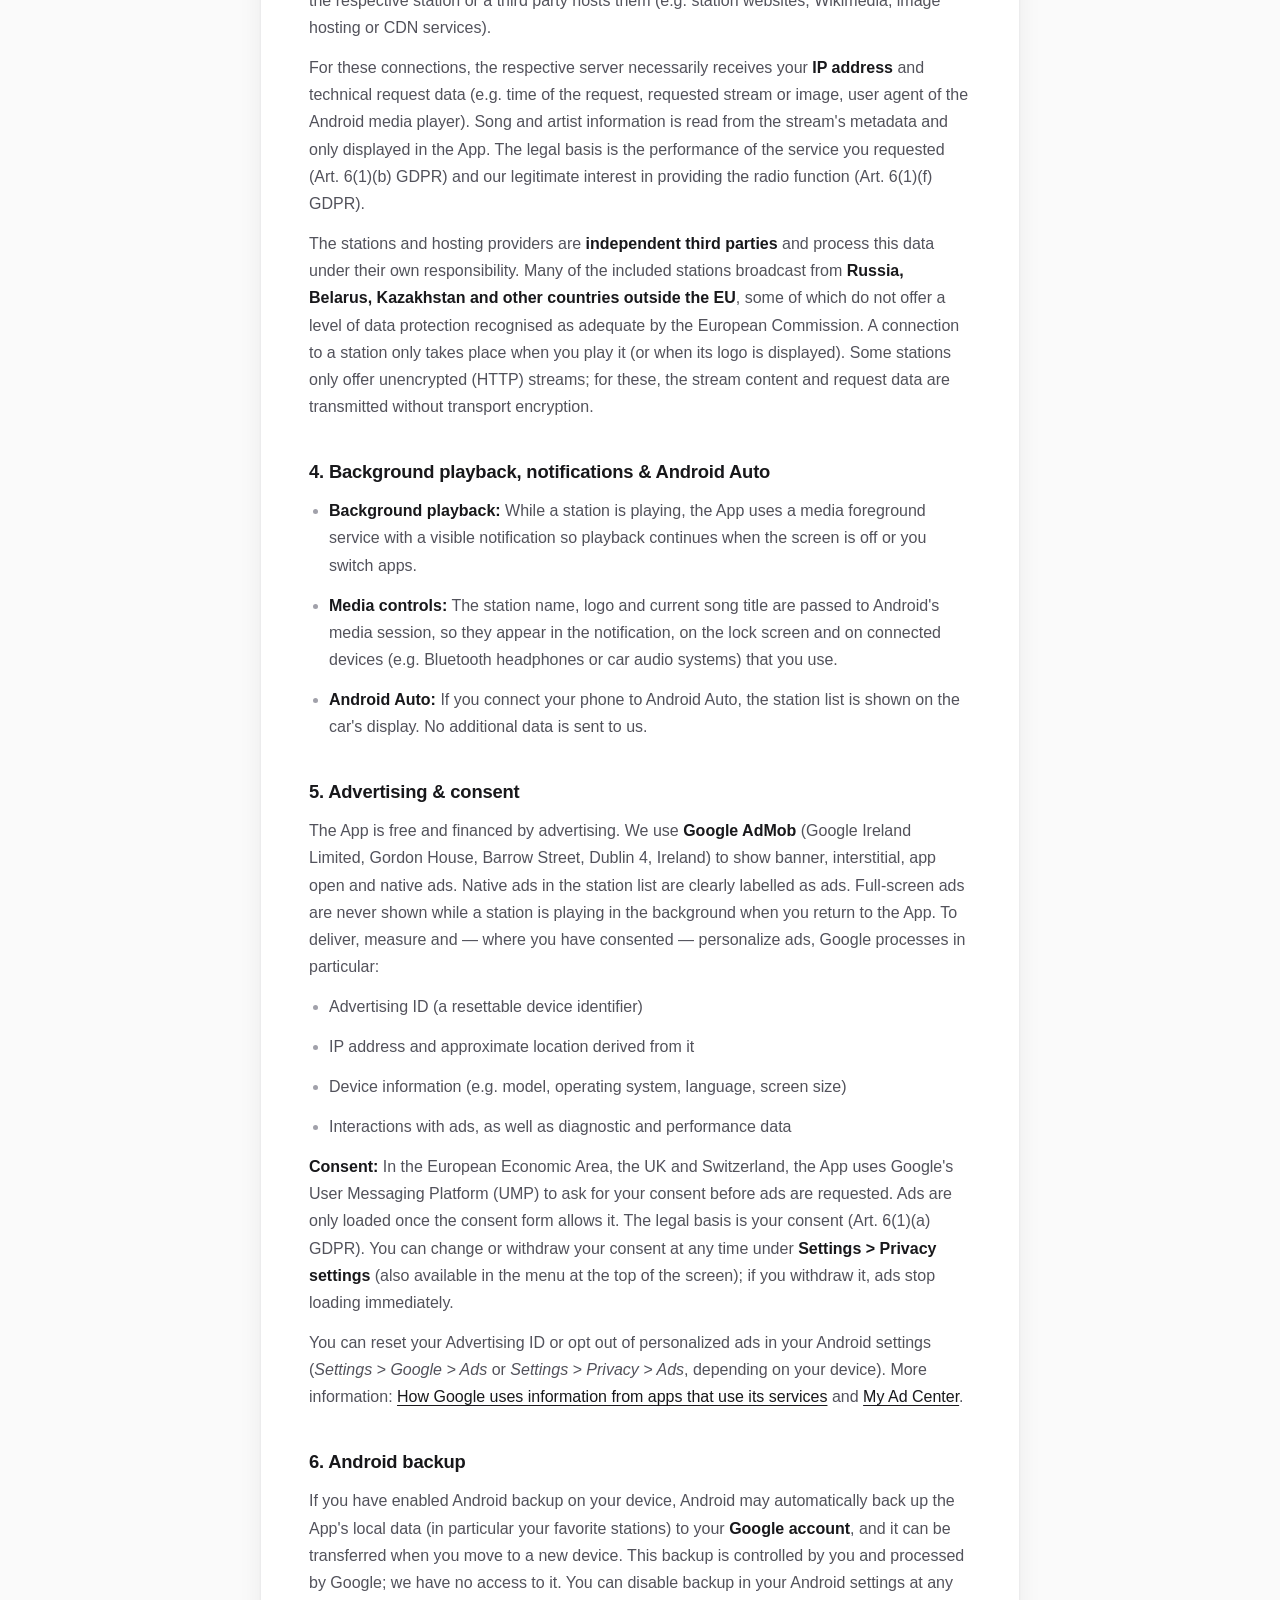
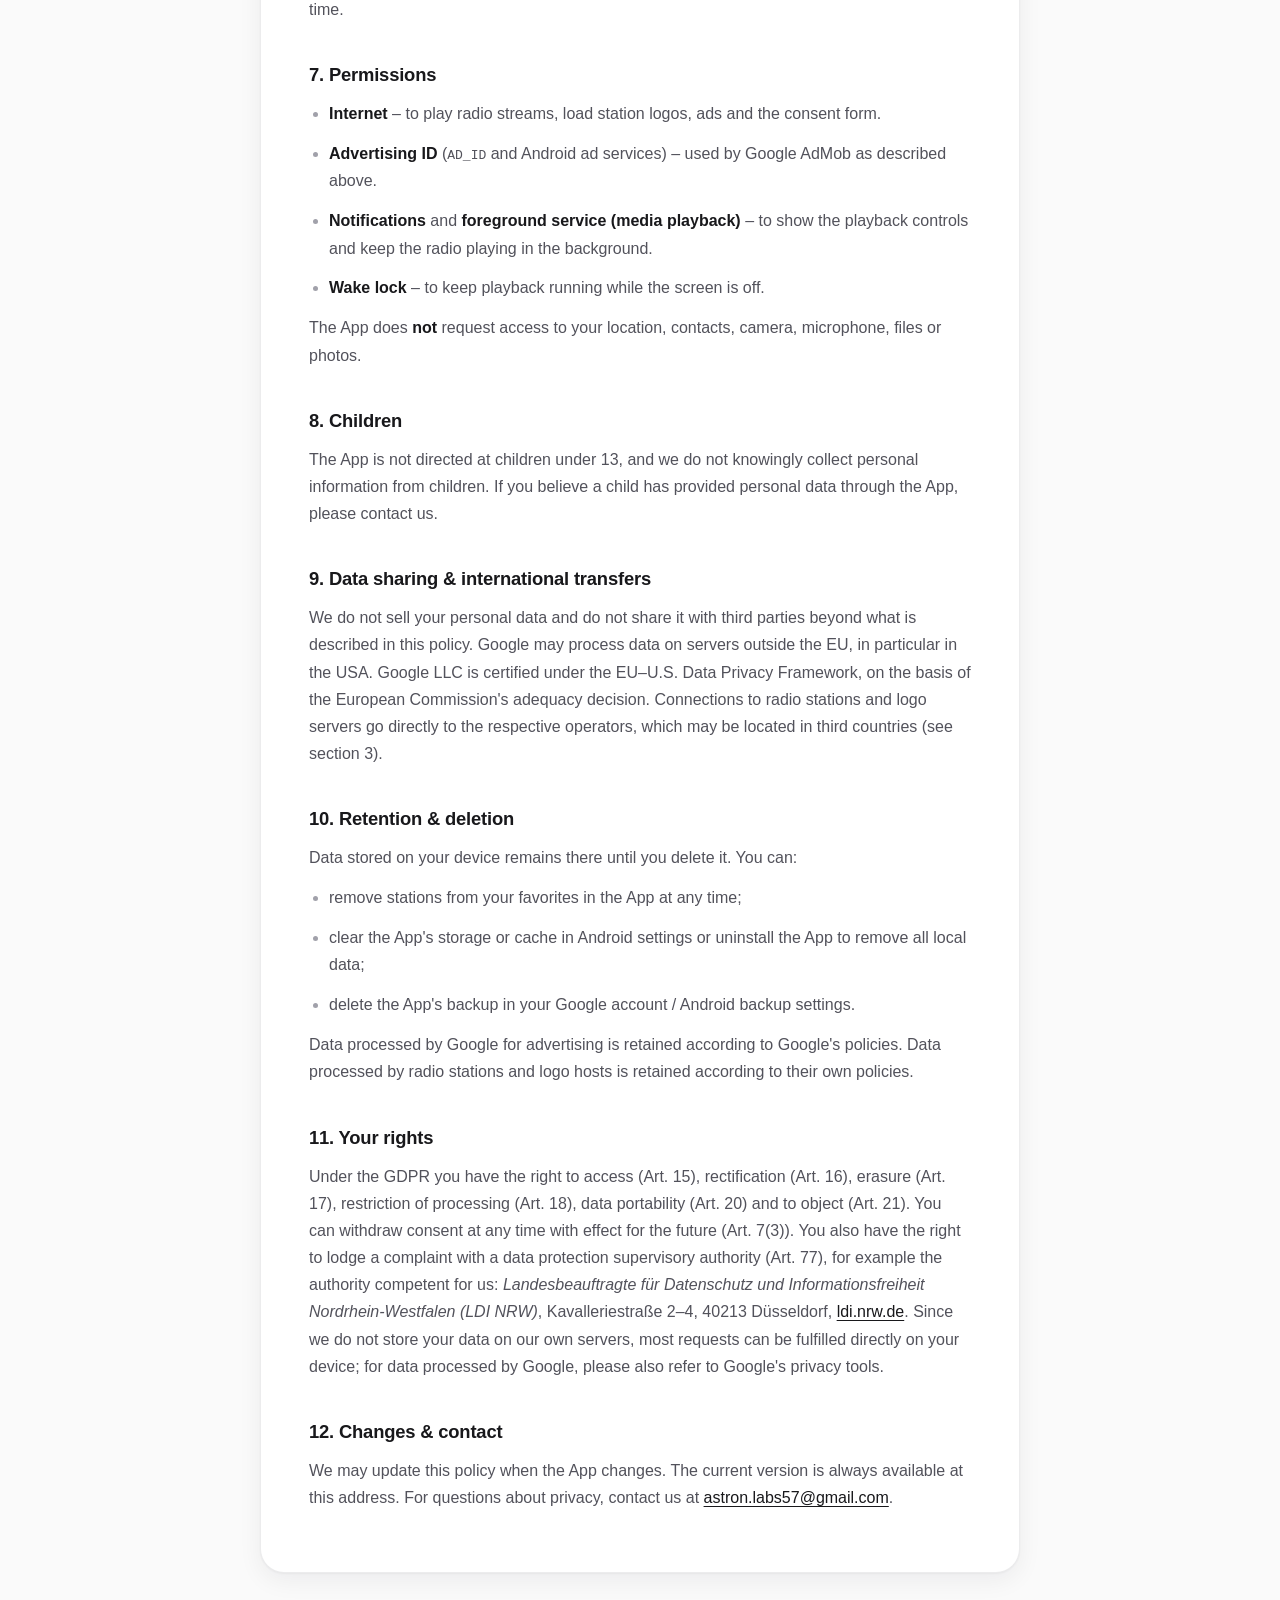
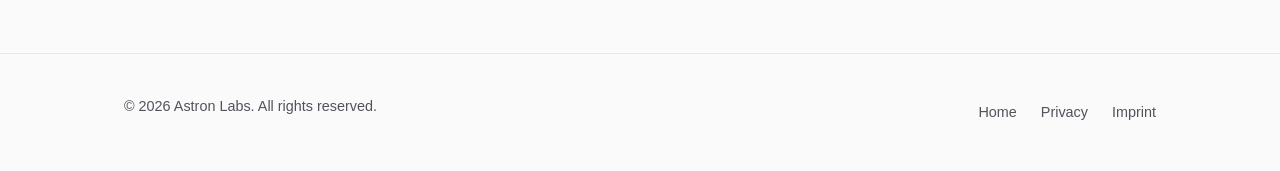
<file: privacy/radiorussia.html>
<!DOCTYPE html>
<html lang="en">
<head>
    <meta charset="UTF-8">
    <meta name="viewport" content="width=device-width, initial-scale=1.0">
    <title>Privacy Policy – Radio Russia · Astron Labs</title>
    <meta name="description" content="Privacy Policy for the Radio Russia Android app by Astron Labs.">
    <meta name="theme-color" content="#18181B">
    <link rel="canonical" href="https://astronlabs.dev/privacy/radiorussia.html">
    <link rel="icon" href="data:image/svg+xml,%3Csvg xmlns='http://www.w3.org/2000/svg' viewBox='0 0 64 64'%3E%3Cdefs%3E%3ClinearGradient id='g' x1='0' y1='0' x2='1' y2='1'%3E%3Cstop offset='0' stop-color='%233F3F46'/%3E%3Cstop offset='1' stop-color='%2318181B'/%3E%3C/linearGradient%3E%3C/defs%3E%3Crect width='64' height='64' rx='16' fill='url(%23g)'/%3E%3Cpath d='M32 14 46 50h-7l-3-8H28l-3 8h-7zm0 12-2.6 10h5.2z' fill='%23fff'/%3E%3C/svg%3E">
    <link rel="stylesheet" href="/assets/legal.css">
</head>
<body>
    <header>
        <div class="wrap nav">
            <a class="logo" href="/" aria-label="Astron Labs home">
                <span class="logo-mark" aria-hidden="true"><svg width="18" height="18" viewBox="0 0 64 64"><path d="M32 6 52 58h-10l-4-11H26l-4 11H12zm0 18-3.8 14h7.6z" fill="currentColor"/></svg></span>
                Astron Labs
            </a>
            <a class="back" href="/privacy.html">&larr; All privacy policies</a>
        </div>
    </header>

    <main>
        <div class="wrap">
            <article class="doc">
                <span class="kicker">Radio Russia</span>
                <h1>Privacy Policy</h1>
                <p class="updated">Last updated: November 24, 2026</p>

                <p>This Privacy Policy explains how the Android app <strong>Radio Russia</strong> (package <code>com.astronlabs.radiorussia</code>, "the App") handles your data. In short: the App has <strong>no user accounts and no server of its own</strong>. Your favorite stations stay on your device. Data only leaves your device when the App connects to the radio stations you play (and loads their logos), through Google's advertising and consent services, and through Android's backup.</p>

                <nav class="toc" aria-label="Contents">
                    <p>Contents</p>
                    <ol>
                        <li><a href="#controller">Controller</a></li>
                        <li><a href="#local">Data stored on your device</a></li>
                        <li><a href="#streaming">Radio streams &amp; station logos</a></li>
                        <li><a href="#playback">Background playback, notifications &amp; Android Auto</a></li>
                        <li><a href="#ads">Advertising &amp; consent</a></li>
                        <li><a href="#backup">Android backup</a></li>
                        <li><a href="#permissions">Permissions</a></li>
                        <li><a href="#children">Children</a></li>
                        <li><a href="#sharing">Data sharing &amp; transfers</a></li>
                        <li><a href="#deletion">Retention &amp; deletion</a></li>
                        <li><a href="#rights">Your rights</a></li>
                        <li><a href="#changes">Changes &amp; contact</a></li>
                    </ol>
                </nav>

                <h2 id="controller">1. Controller</h2>
                <p>The controller responsible for data processing within the meaning of the EU General Data Protection Regulation (GDPR) is:</p>
                <address>
                    <strong>Artur Krigler</strong> (Astron Labs)<br>
                    Karl-Knödl-Straße 119<br>
                    40627 Düsseldorf<br>
                    Germany<br>
                    Email: <a href="mailto:astron.labs57@gmail.com">astron.labs57@gmail.com</a>
                </address>

                <h2 id="local">2. Data stored on your device</h2>
                <p>The following data is stored <strong>locally in the App's private storage</strong> and is not transmitted to us:</p>
                <ul>
                    <li>Your favorite stations (a list of station IDs)</li>
                    <li>Technical counters that control how often ads are shown (e.g. first app start, number of app starts, station switches since the last ad)</li>
                    <li>Your consent choices for advertising (stored by Google's consent SDK)</li>
                    <li>A temporary image cache of station logos</li>
                </ul>
                <p>The station list itself is built into the App. The App does <strong>not</strong> keep a listening history and does not analyse which stations you listen to. We have no access to the data on your device.</p>

                <h2 id="streaming">3. Radio streams &amp; station logos</h2>
                <p>The App is a player for third-party internet radio stations. When you start a station, your device connects <strong>directly to the streaming server of that station</strong> (or its streaming provider). When the station list is displayed, station logos are loaded directly from the servers on which the respective station or a third party hosts them (e.g. station websites, Wikimedia, image hosting or CDN services).</p>
                <p>For these connections, the respective server necessarily receives your <strong>IP address</strong> and technical request data (e.g. time of the request, requested stream or image, user agent of the Android media player). Song and artist information is read from the stream's metadata and only displayed in the App. The legal basis is the performance of the service you requested (Art. 6(1)(b) GDPR) and our legitimate interest in providing the radio function (Art. 6(1)(f) GDPR).</p>
                <p>The stations and hosting providers are <strong>independent third parties</strong> and process this data under their own responsibility. Many of the included stations broadcast from <strong>Russia, Belarus, Kazakhstan and other countries outside the EU</strong>, some of which do not offer a level of data protection recognised as adequate by the European Commission. A connection to a station only takes place when you play it (or when its logo is displayed). Some stations only offer unencrypted (HTTP) streams; for these, the stream content and request data are transmitted without transport encryption.</p>

                <h2 id="playback">4. Background playback, notifications &amp; Android Auto</h2>
                <ul>
                    <li><strong>Background playback:</strong> While a station is playing, the App uses a media foreground service with a visible notification so playback continues when the screen is off or you switch apps.</li>
                    <li><strong>Media controls:</strong> The station name, logo and current song title are passed to Android's media session, so they appear in the notification, on the lock screen and on connected devices (e.g. Bluetooth headphones or car audio systems) that you use.</li>
                    <li><strong>Android Auto:</strong> If you connect your phone to Android Auto, the station list is shown on the car's display. No additional data is sent to us.</li>
                </ul>

                <h2 id="ads">5. Advertising &amp; consent</h2>
                <p>The App is free and financed by advertising. We use <strong>Google AdMob</strong> (Google Ireland Limited, Gordon House, Barrow Street, Dublin 4, Ireland) to show banner, interstitial, app open and native ads. Native ads in the station list are clearly labelled as ads. Full-screen ads are never shown while a station is playing in the background when you return to the App. To deliver, measure and — where you have consented — personalize ads, Google processes in particular:</p>
                <ul>
                    <li>Advertising ID (a resettable device identifier)</li>
                    <li>IP address and approximate location derived from it</li>
                    <li>Device information (e.g. model, operating system, language, screen size)</li>
                    <li>Interactions with ads, as well as diagnostic and performance data</li>
                </ul>
                <p><strong>Consent:</strong> In the European Economic Area, the UK and Switzerland, the App uses Google's User Messaging Platform (UMP) to ask for your consent before ads are requested. Ads are only loaded once the consent form allows it. The legal basis is your consent (Art. 6(1)(a) GDPR). You can change or withdraw your consent at any time under <strong>Settings &gt; Privacy settings</strong> (also available in the menu at the top of the screen); if you withdraw it, ads stop loading immediately.</p>
                <p>You can reset your Advertising ID or opt out of personalized ads in your Android settings (<em>Settings &gt; Google &gt; Ads</em> or <em>Settings &gt; Privacy &gt; Ads</em>, depending on your device). More information: <a href="https://policies.google.com/technologies/partner-sites" target="_blank" rel="noopener">How Google uses information from apps that use its services</a> and <a href="https://myadcenter.google.com" target="_blank" rel="noopener">My Ad Center</a>.</p>

                <h2 id="backup">6. Android backup</h2>
                <p>If you have enabled Android backup on your device, Android may automatically back up the App's local data (in particular your favorite stations) to your <strong>Google account</strong>, and it can be transferred when you move to a new device. This backup is controlled by you and processed by Google; we have no access to it. You can disable backup in your Android settings at any time.</p>

                <h2 id="permissions">7. Permissions</h2>
                <ul>
                    <li><strong>Internet</strong> – to play radio streams, load station logos, ads and the consent form.</li>
                    <li><strong>Advertising ID</strong> (<code>AD_ID</code> and Android ad services) – used by Google AdMob as described above.</li>
                    <li><strong>Notifications</strong> and <strong>foreground service (media playback)</strong> – to show the playback controls and keep the radio playing in the background.</li>
                    <li><strong>Wake lock</strong> – to keep playback running while the screen is off.</li>
                </ul>
                <p>The App does <strong>not</strong> request access to your location, contacts, camera, microphone, files or photos.</p>

                <h2 id="children">8. Children</h2>
                <p>The App is not directed at children under 13, and we do not knowingly collect personal information from children. If you believe a child has provided personal data through the App, please contact us.</p>

                <h2 id="sharing">9. Data sharing &amp; international transfers</h2>
                <p>We do not sell your personal data and do not share it with third parties beyond what is described in this policy. Google may process data on servers outside the EU, in particular in the USA. Google LLC is certified under the EU–U.S. Data Privacy Framework, on the basis of the European Commission's adequacy decision. Connections to radio stations and logo servers go directly to the respective operators, which may be located in third countries (see section 3).</p>

                <h2 id="deletion">10. Retention &amp; deletion</h2>
                <p>Data stored on your device remains there until you delete it. You can:</p>
                <ul>
                    <li>remove stations from your favorites in the App at any time;</li>
                    <li>clear the App's storage or cache in Android settings or uninstall the App to remove all local data;</li>
                    <li>delete the App's backup in your Google account / Android backup settings.</li>
                </ul>
                <p>Data processed by Google for advertising is retained according to Google's policies. Data processed by radio stations and logo hosts is retained according to their own policies.</p>

                <h2 id="rights">11. Your rights</h2>
                <p>Under the GDPR you have the right to access (Art. 15), rectification (Art. 16), erasure (Art. 17), restriction of processing (Art. 18), data portability (Art. 20) and to object (Art. 21). You can withdraw consent at any time with effect for the future (Art. 7(3)). You also have the right to lodge a complaint with a data protection supervisory authority (Art. 77), for example the authority competent for us: <em>Landesbeauftragte für Datenschutz und Informationsfreiheit Nordrhein-Westfalen (LDI NRW)</em>, Kavalleriestraße 2–4, 40213 Düsseldorf, <a href="https://www.ldi.nrw.de" target="_blank" rel="noopener">ldi.nrw.de</a>. Since we do not store your data on our own servers, most requests can be fulfilled directly on your device; for data processed by Google, please also refer to Google's privacy tools.</p>

                <h2 id="changes">12. Changes &amp; contact</h2>
                <p>We may update this policy when the App changes. The current version is always available at this address. For questions about privacy, contact us at <a href="mailto:astron.labs57@gmail.com">astron.labs57@gmail.com</a>.</p>
            </article>
        </div>
    </main>

    <footer>
        <div class="wrap foot">
            <p>&copy; 2026 Astron Labs. All rights reserved.</p>
            <nav aria-label="Footer">
                <a href="/">Home</a>
                <a href="/privacy.html">Privacy</a>
                <a href="/impressum.html">Imprint</a>
            </nav>
        </div>
    </footer>
</body>
</html>
</file>
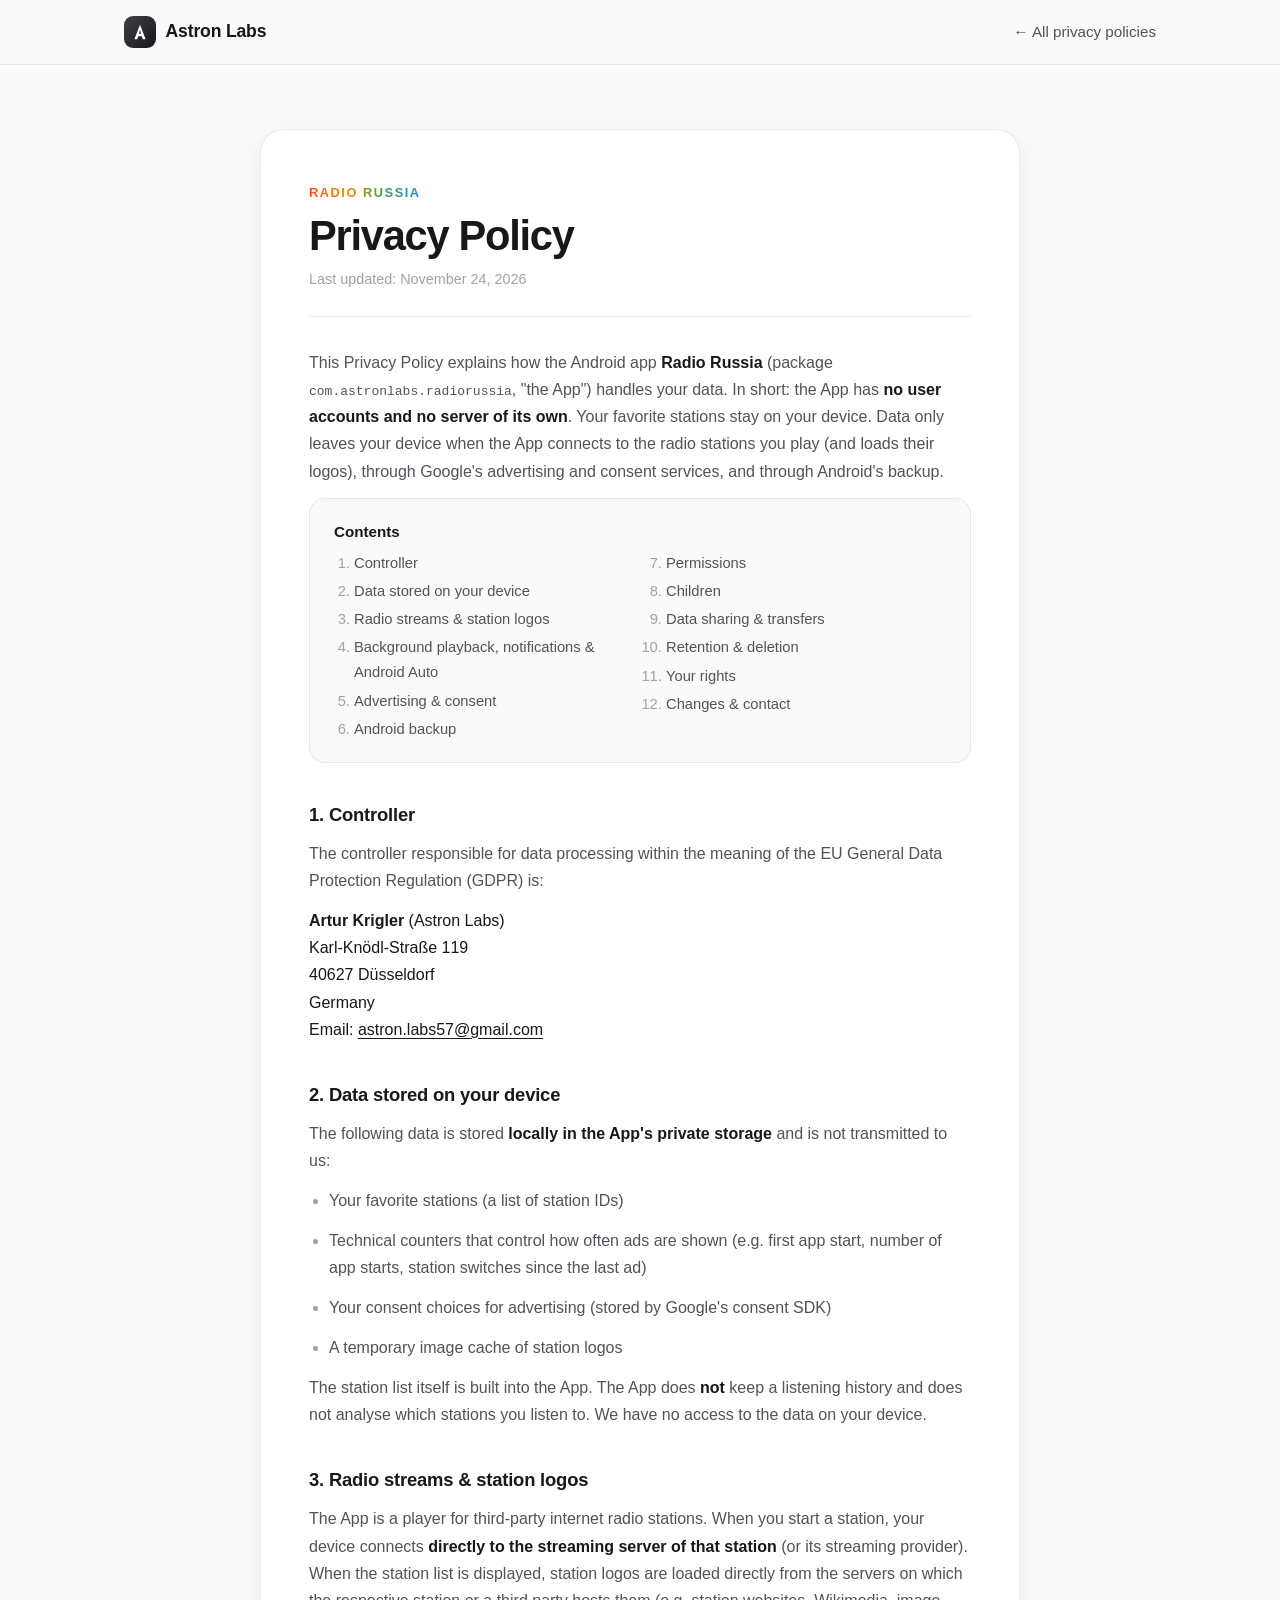
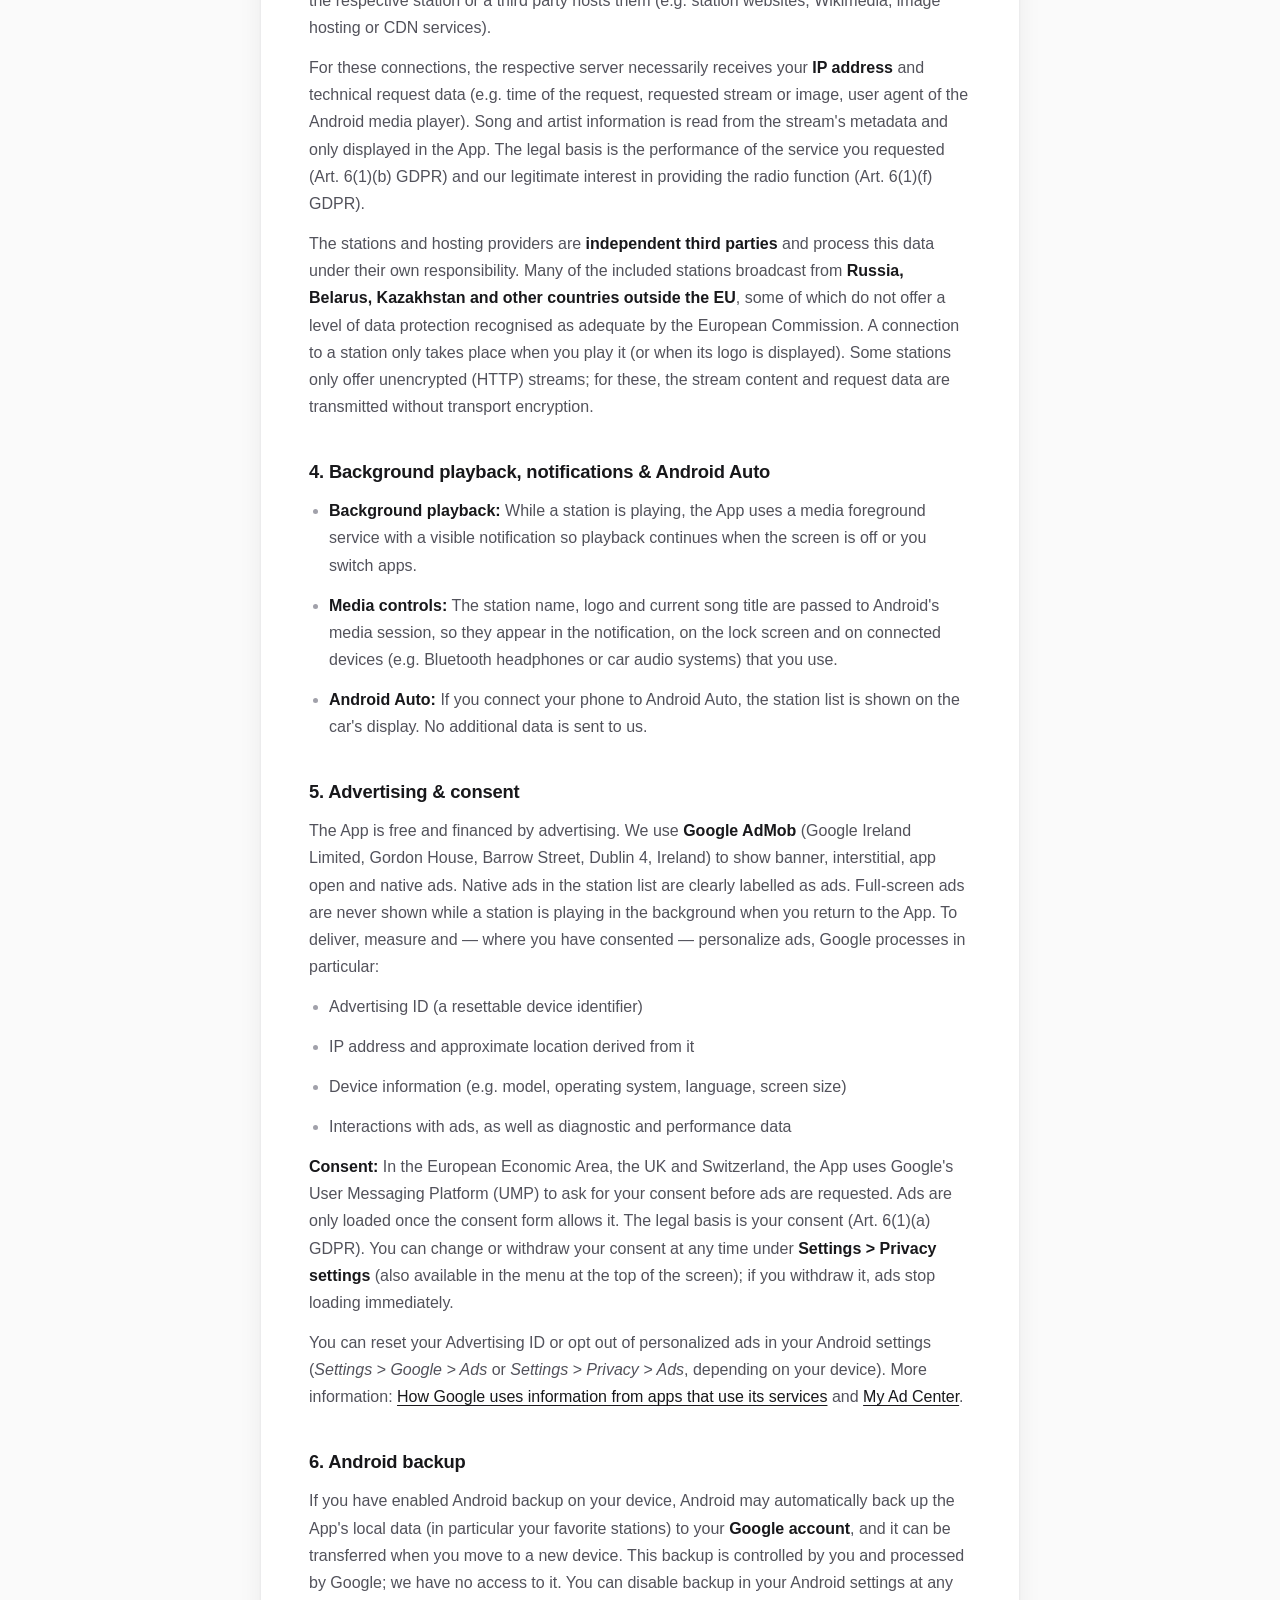
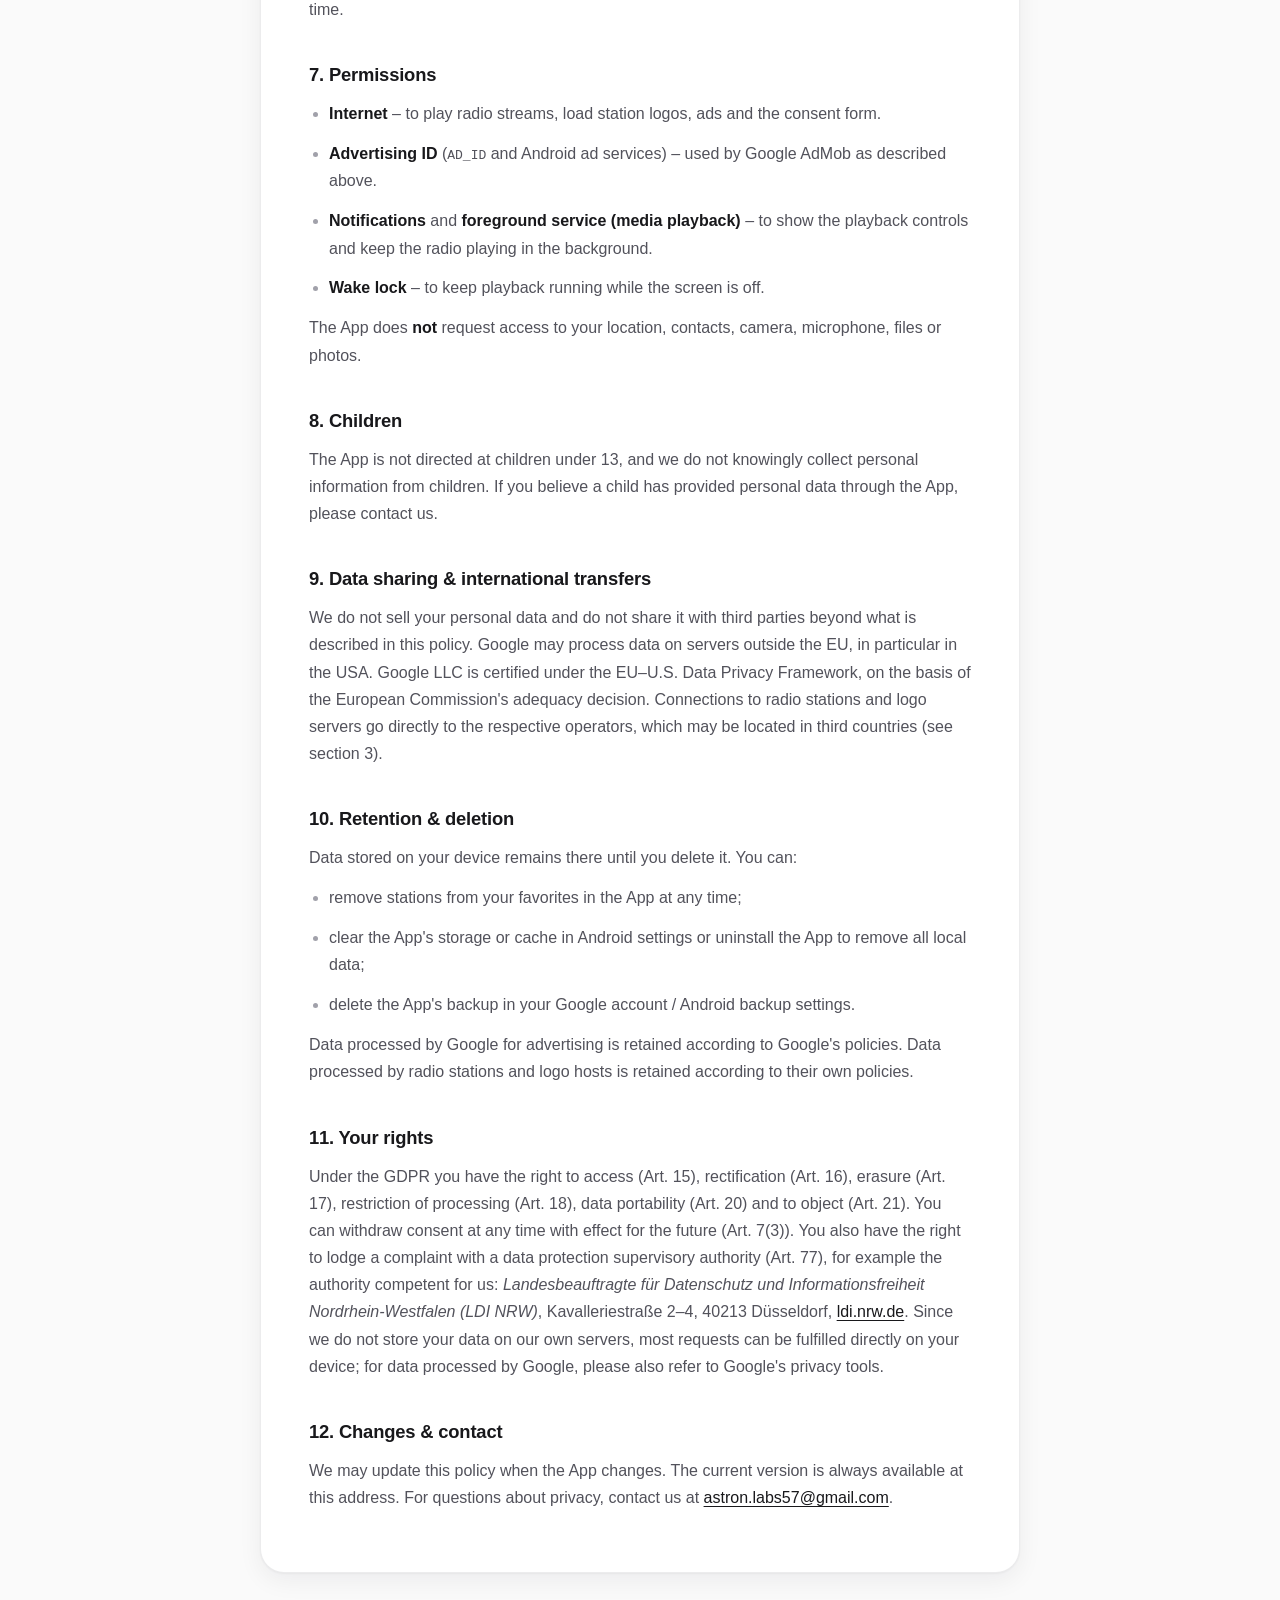
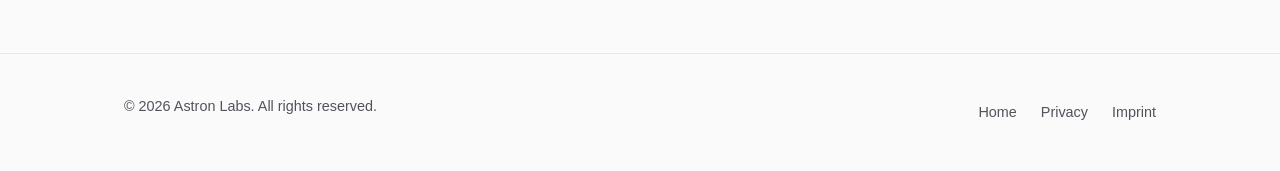
<file: privacy/russianradio.html>
<!DOCTYPE html>
<html lang="en">
<head>
    <meta charset="UTF-8">
    <meta name="viewport" content="width=device-width, initial-scale=1.0">
    <title>Privacy Policy – Radio Russia · Astron Labs</title>
    <meta name="robots" content="noindex">
    <link rel="canonical" href="https://astronlabs.dev/privacy/radiorussia.html">
    <meta http-equiv="refresh" content="0; url=/privacy/radiorussia.html">
    <script>location.replace("/privacy/radiorussia.html");</script>
</head>
<body>
    <p>This app was renamed to Radio Russia. Its privacy policy is at
        <a href="/privacy/radiorussia.html">astronlabs.dev/privacy/radiorussia.html</a>.</p>
</body>
</html>
</file>
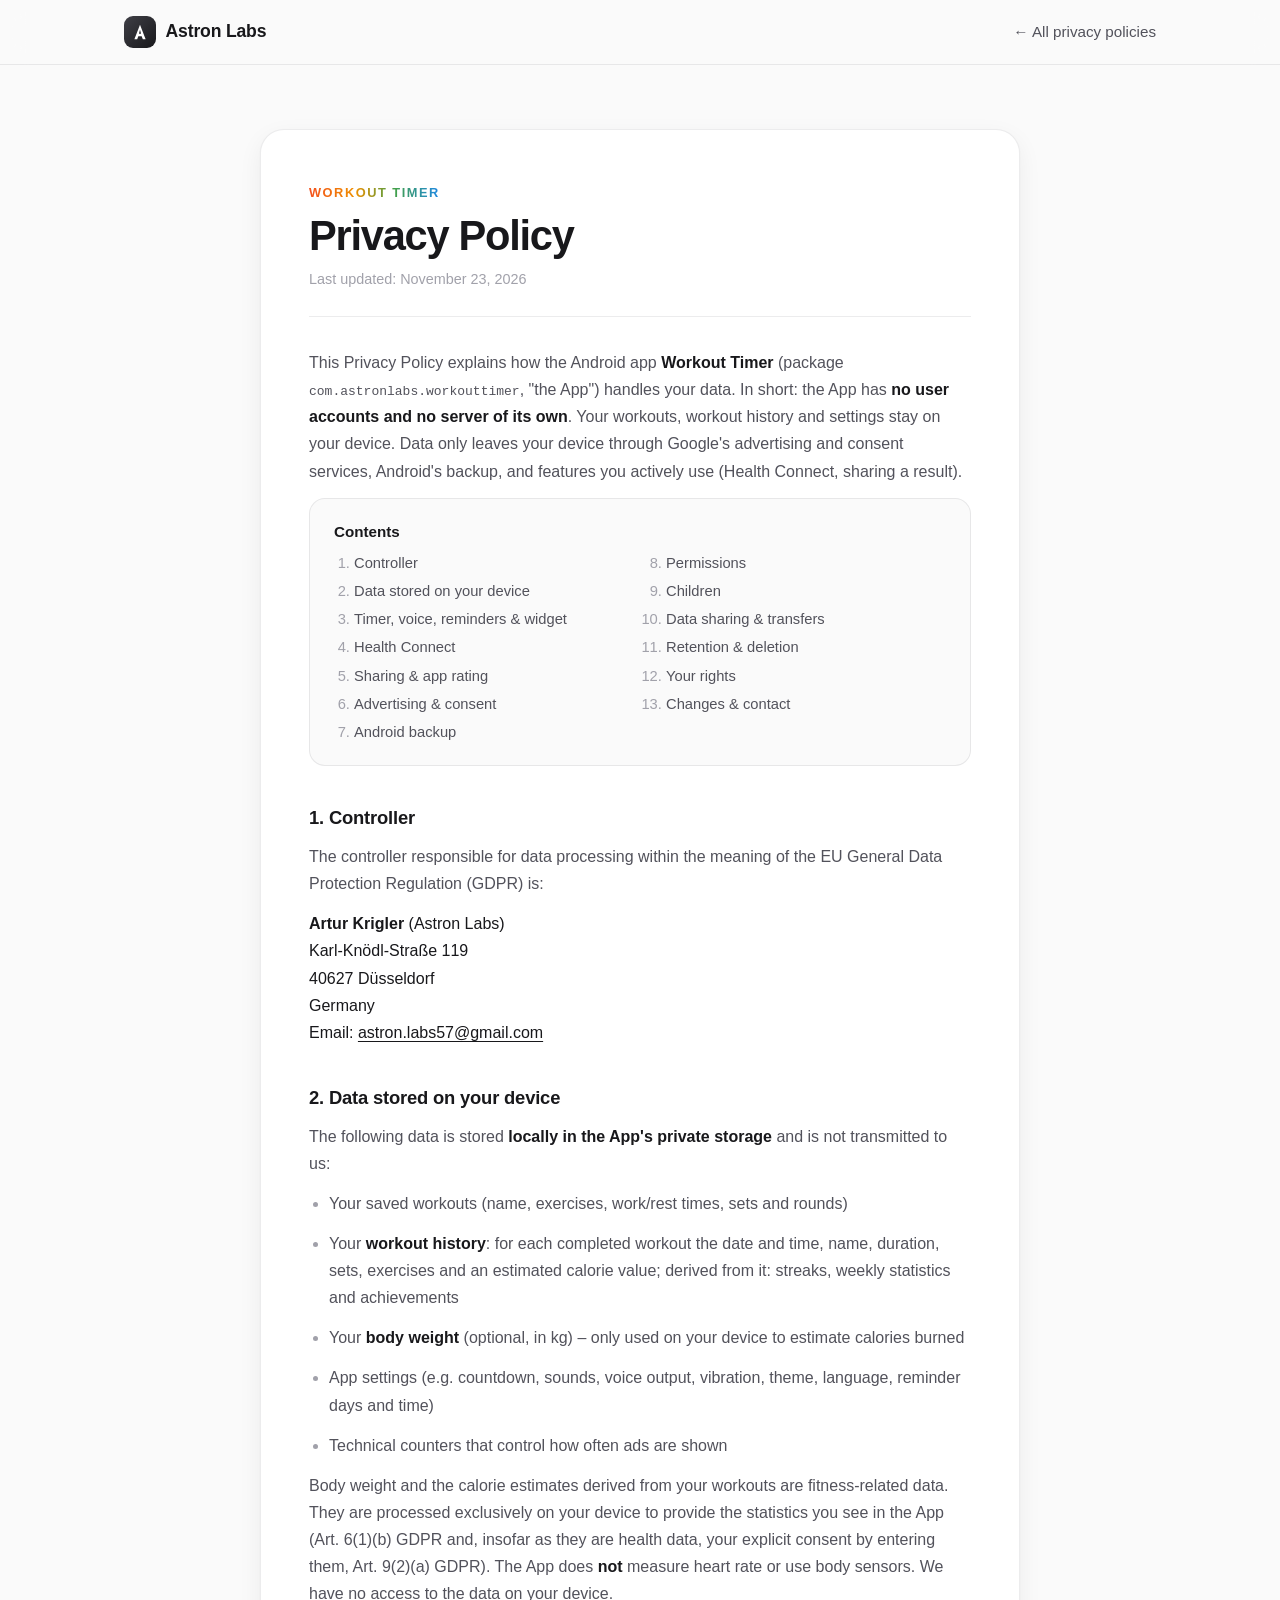
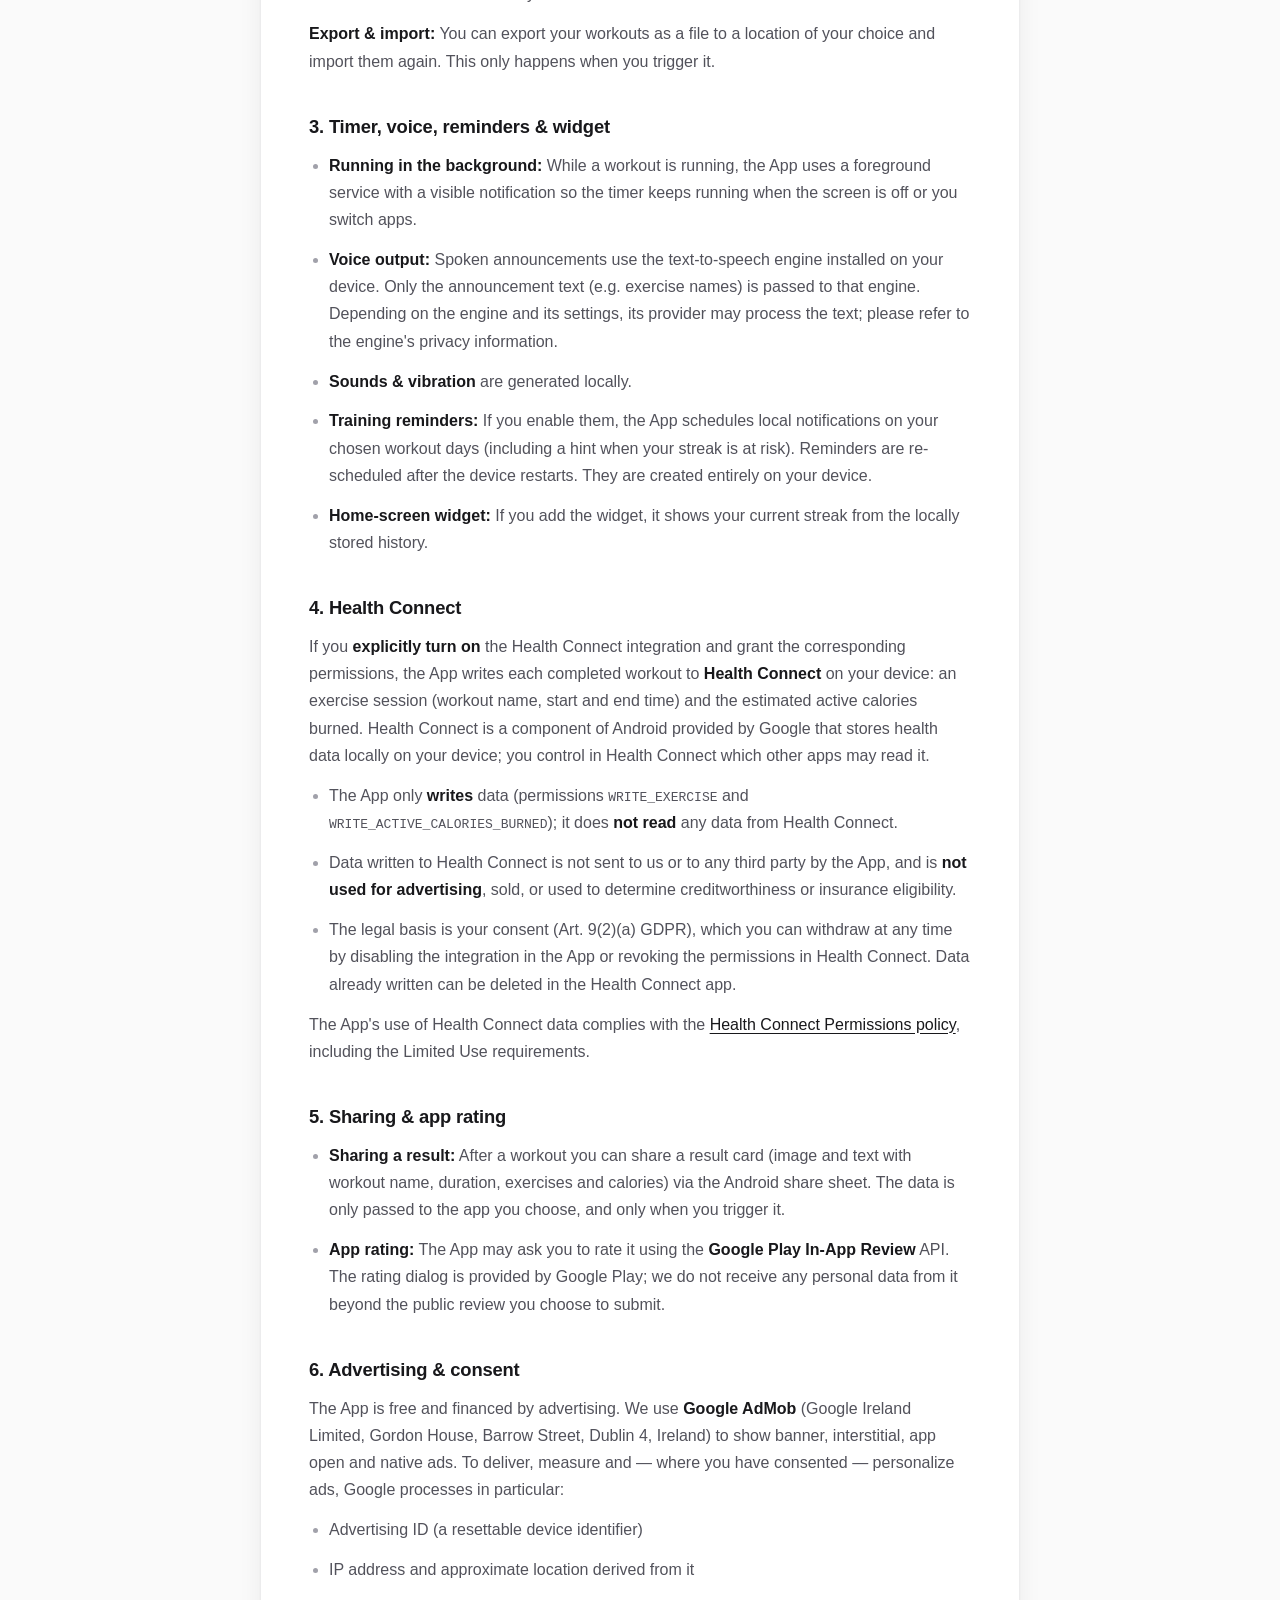
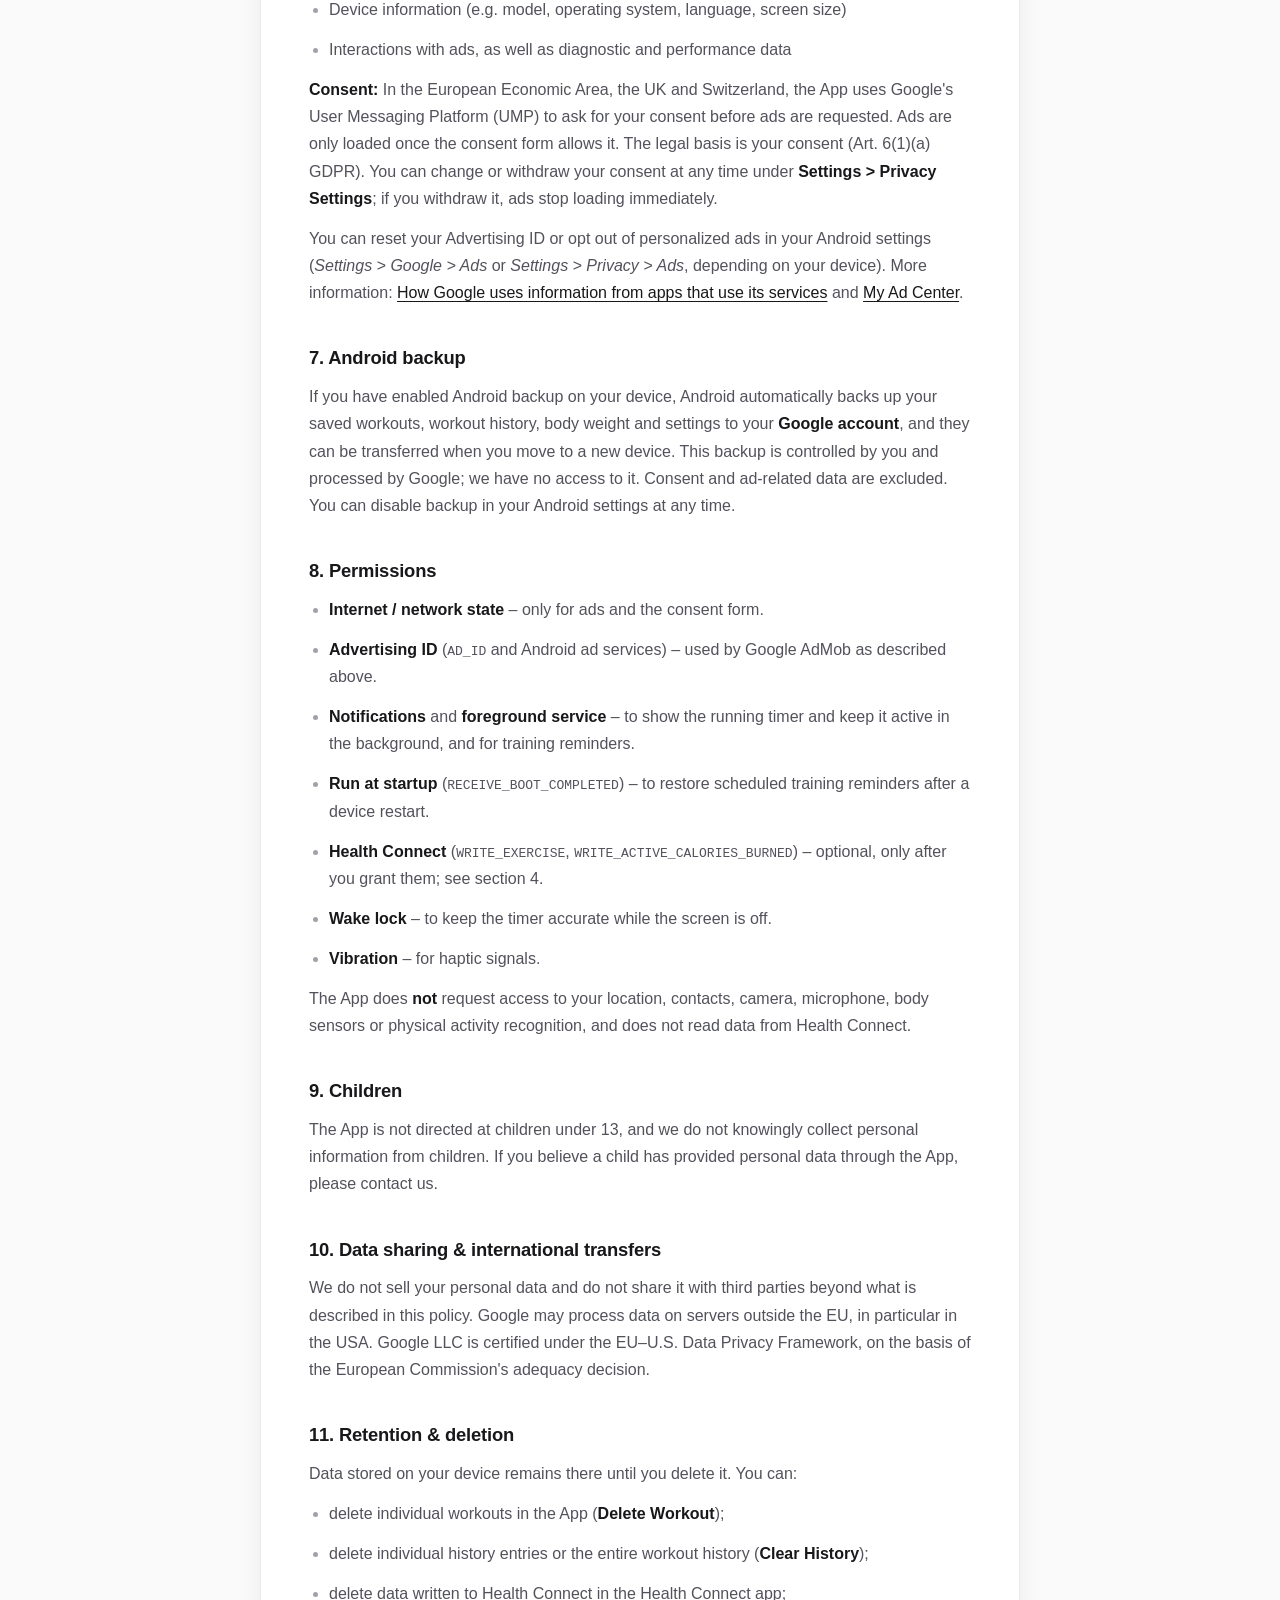
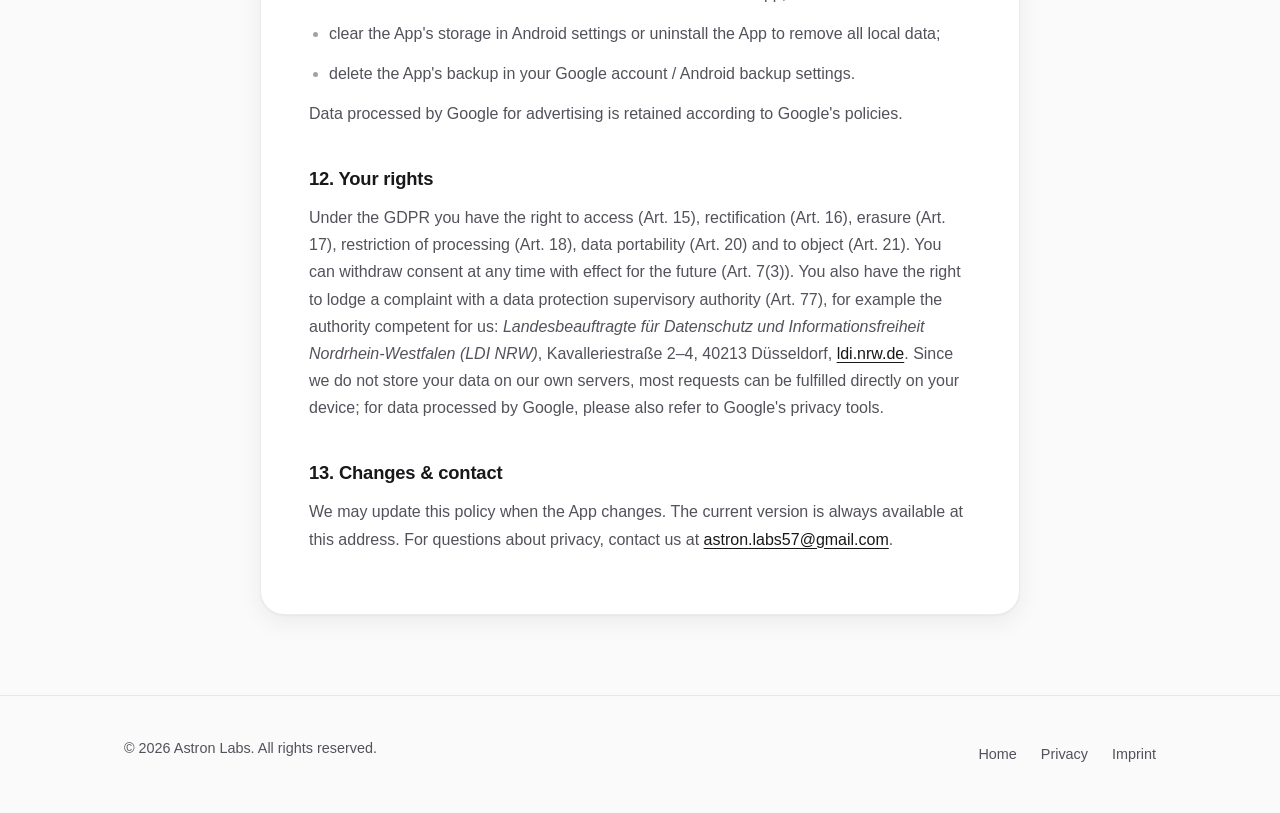
<file: privacy/workouttimer.html>
<!DOCTYPE html>
<html lang="en">
<head>
    <meta charset="UTF-8">
    <meta name="viewport" content="width=device-width, initial-scale=1.0">
    <title>Privacy Policy – Workout Timer · Astron Labs</title>
    <meta name="description" content="Privacy Policy for the Workout Timer Android app by Astron Labs.">
    <meta name="theme-color" content="#18181B">
    <link rel="canonical" href="https://astronlabs.dev/privacy/workouttimer.html">
    <link rel="icon" href="data:image/svg+xml,%3Csvg xmlns='http://www.w3.org/2000/svg' viewBox='0 0 64 64'%3E%3Cdefs%3E%3ClinearGradient id='g' x1='0' y1='0' x2='1' y2='1'%3E%3Cstop offset='0' stop-color='%233F3F46'/%3E%3Cstop offset='1' stop-color='%2318181B'/%3E%3C/linearGradient%3E%3C/defs%3E%3Crect width='64' height='64' rx='16' fill='url(%23g)'/%3E%3Cpath d='M32 14 46 50h-7l-3-8H28l-3 8h-7zm0 12-2.6 10h5.2z' fill='%23fff'/%3E%3C/svg%3E">
    <link rel="stylesheet" href="/assets/legal.css">
</head>
<body>
    <header>
        <div class="wrap nav">
            <a class="logo" href="/" aria-label="Astron Labs home">
                <span class="logo-mark" aria-hidden="true"><svg width="18" height="18" viewBox="0 0 64 64"><path d="M32 6 52 58h-10l-4-11H26l-4 11H12zm0 18-3.8 14h7.6z" fill="currentColor"/></svg></span>
                Astron Labs
            </a>
            <a class="back" href="/privacy.html">&larr; All privacy policies</a>
        </div>
    </header>

    <main>
        <div class="wrap">
            <article class="doc">
                <span class="kicker">Workout Timer</span>
                <h1>Privacy Policy</h1>
                <p class="updated">Last updated: November 23, 2026</p>

                <p>This Privacy Policy explains how the Android app <strong>Workout Timer</strong> (package <code>com.astronlabs.workouttimer</code>, "the App") handles your data. In short: the App has <strong>no user accounts and no server of its own</strong>. Your workouts, workout history and settings stay on your device. Data only leaves your device through Google's advertising and consent services, Android's backup, and features you actively use (Health Connect, sharing a result).</p>

                <nav class="toc" aria-label="Contents">
                    <p>Contents</p>
                    <ol>
                        <li><a href="#controller">Controller</a></li>
                        <li><a href="#local">Data stored on your device</a></li>
                        <li><a href="#features">Timer, voice, reminders &amp; widget</a></li>
                        <li><a href="#health">Health Connect</a></li>
                        <li><a href="#review">Sharing &amp; app rating</a></li>
                        <li><a href="#ads">Advertising &amp; consent</a></li>
                        <li><a href="#backup">Android backup</a></li>
                        <li><a href="#permissions">Permissions</a></li>
                        <li><a href="#children">Children</a></li>
                        <li><a href="#sharing">Data sharing &amp; transfers</a></li>
                        <li><a href="#deletion">Retention &amp; deletion</a></li>
                        <li><a href="#rights">Your rights</a></li>
                        <li><a href="#changes">Changes &amp; contact</a></li>
                    </ol>
                </nav>

                <h2 id="controller">1. Controller</h2>
                <p>The controller responsible for data processing within the meaning of the EU General Data Protection Regulation (GDPR) is:</p>
                <address>
                    <strong>Artur Krigler</strong> (Astron Labs)<br>
                    Karl-Knödl-Straße 119<br>
                    40627 Düsseldorf<br>
                    Germany<br>
                    Email: <a href="mailto:astron.labs57@gmail.com">astron.labs57@gmail.com</a>
                </address>

                <h2 id="local">2. Data stored on your device</h2>
                <p>The following data is stored <strong>locally in the App's private storage</strong> and is not transmitted to us:</p>
                <ul>
                    <li>Your saved workouts (name, exercises, work/rest times, sets and rounds)</li>
                    <li>Your <strong>workout history</strong>: for each completed workout the date and time, name, duration, sets, exercises and an estimated calorie value; derived from it: streaks, weekly statistics and achievements</li>
                    <li>Your <strong>body weight</strong> (optional, in kg) – only used on your device to estimate calories burned</li>
                    <li>App settings (e.g. countdown, sounds, voice output, vibration, theme, language, reminder days and time)</li>
                    <li>Technical counters that control how often ads are shown</li>
                </ul>
                <p>Body weight and the calorie estimates derived from your workouts are fitness-related data. They are processed exclusively on your device to provide the statistics you see in the App (Art. 6(1)(b) GDPR and, insofar as they are health data, your explicit consent by entering them, Art. 9(2)(a) GDPR). The App does <strong>not</strong> measure heart rate or use body sensors. We have no access to the data on your device.</p>
                <p><strong>Export &amp; import:</strong> You can export your workouts as a file to a location of your choice and import them again. This only happens when you trigger it.</p>

                <h2 id="features">3. Timer, voice, reminders &amp; widget</h2>
                <ul>
                    <li><strong>Running in the background:</strong> While a workout is running, the App uses a foreground service with a visible notification so the timer keeps running when the screen is off or you switch apps.</li>
                    <li><strong>Voice output:</strong> Spoken announcements use the text-to-speech engine installed on your device. Only the announcement text (e.g. exercise names) is passed to that engine. Depending on the engine and its settings, its provider may process the text; please refer to the engine's privacy information.</li>
                    <li><strong>Sounds &amp; vibration</strong> are generated locally.</li>
                    <li><strong>Training reminders:</strong> If you enable them, the App schedules local notifications on your chosen workout days (including a hint when your streak is at risk). Reminders are re-scheduled after the device restarts. They are created entirely on your device.</li>
                    <li><strong>Home-screen widget:</strong> If you add the widget, it shows your current streak from the locally stored history.</li>
                </ul>

                <h2 id="health">4. Health Connect</h2>
                <p>If you <strong>explicitly turn on</strong> the Health Connect integration and grant the corresponding permissions, the App writes each completed workout to <strong>Health Connect</strong> on your device: an exercise session (workout name, start and end time) and the estimated active calories burned. Health Connect is a component of Android provided by Google that stores health data locally on your device; you control in Health Connect which other apps may read it.</p>
                <ul>
                    <li>The App only <strong>writes</strong> data (permissions <code>WRITE_EXERCISE</code> and <code>WRITE_ACTIVE_CALORIES_BURNED</code>); it does <strong>not read</strong> any data from Health Connect.</li>
                    <li>Data written to Health Connect is not sent to us or to any third party by the App, and is <strong>not used for advertising</strong>, sold, or used to determine creditworthiness or insurance eligibility.</li>
                    <li>The legal basis is your consent (Art. 9(2)(a) GDPR), which you can withdraw at any time by disabling the integration in the App or revoking the permissions in Health Connect. Data already written can be deleted in the Health Connect app.</li>
                </ul>
                <p>The App's use of Health Connect data complies with the <a href="https://support.google.com/googleplay/android-developer/answer/12991134" target="_blank" rel="noopener">Health Connect Permissions policy</a>, including the Limited Use requirements.</p>

                <h2 id="review">5. Sharing &amp; app rating</h2>
                <ul>
                    <li><strong>Sharing a result:</strong> After a workout you can share a result card (image and text with workout name, duration, exercises and calories) via the Android share sheet. The data is only passed to the app you choose, and only when you trigger it.</li>
                    <li><strong>App rating:</strong> The App may ask you to rate it using the <strong>Google Play In-App Review</strong> API. The rating dialog is provided by Google Play; we do not receive any personal data from it beyond the public review you choose to submit.</li>
                </ul>

                <h2 id="ads">6. Advertising &amp; consent</h2>
                <p>The App is free and financed by advertising. We use <strong>Google AdMob</strong> (Google Ireland Limited, Gordon House, Barrow Street, Dublin 4, Ireland) to show banner, interstitial, app open and native ads. To deliver, measure and — where you have consented — personalize ads, Google processes in particular:</p>
                <ul>
                    <li>Advertising ID (a resettable device identifier)</li>
                    <li>IP address and approximate location derived from it</li>
                    <li>Device information (e.g. model, operating system, language, screen size)</li>
                    <li>Interactions with ads, as well as diagnostic and performance data</li>
                </ul>
                <p><strong>Consent:</strong> In the European Economic Area, the UK and Switzerland, the App uses Google's User Messaging Platform (UMP) to ask for your consent before ads are requested. Ads are only loaded once the consent form allows it. The legal basis is your consent (Art. 6(1)(a) GDPR). You can change or withdraw your consent at any time under <strong>Settings &gt; Privacy Settings</strong>; if you withdraw it, ads stop loading immediately.</p>
                <p>You can reset your Advertising ID or opt out of personalized ads in your Android settings (<em>Settings &gt; Google &gt; Ads</em> or <em>Settings &gt; Privacy &gt; Ads</em>, depending on your device). More information: <a href="https://policies.google.com/technologies/partner-sites" target="_blank" rel="noopener">How Google uses information from apps that use its services</a> and <a href="https://myadcenter.google.com" target="_blank" rel="noopener">My Ad Center</a>.</p>

                <h2 id="backup">7. Android backup</h2>
                <p>If you have enabled Android backup on your device, Android automatically backs up your saved workouts, workout history, body weight and settings to your <strong>Google account</strong>, and they can be transferred when you move to a new device. This backup is controlled by you and processed by Google; we have no access to it. Consent and ad-related data are excluded. You can disable backup in your Android settings at any time.</p>

                <h2 id="permissions">8. Permissions</h2>
                <ul>
                    <li><strong>Internet / network state</strong> – only for ads and the consent form.</li>
                    <li><strong>Advertising ID</strong> (<code>AD_ID</code> and Android ad services) – used by Google AdMob as described above.</li>
                    <li><strong>Notifications</strong> and <strong>foreground service</strong> – to show the running timer and keep it active in the background, and for training reminders.</li>
                    <li><strong>Run at startup</strong> (<code>RECEIVE_BOOT_COMPLETED</code>) – to restore scheduled training reminders after a device restart.</li>
                    <li><strong>Health Connect</strong> (<code>WRITE_EXERCISE</code>, <code>WRITE_ACTIVE_CALORIES_BURNED</code>) – optional, only after you grant them; see section 4.</li>
                    <li><strong>Wake lock</strong> – to keep the timer accurate while the screen is off.</li>
                    <li><strong>Vibration</strong> – for haptic signals.</li>
                </ul>
                <p>The App does <strong>not</strong> request access to your location, contacts, camera, microphone, body sensors or physical activity recognition, and does not read data from Health Connect.</p>

                <h2 id="children">9. Children</h2>
                <p>The App is not directed at children under 13, and we do not knowingly collect personal information from children. If you believe a child has provided personal data through the App, please contact us.</p>

                <h2 id="sharing">10. Data sharing &amp; international transfers</h2>
                <p>We do not sell your personal data and do not share it with third parties beyond what is described in this policy. Google may process data on servers outside the EU, in particular in the USA. Google LLC is certified under the EU–U.S. Data Privacy Framework, on the basis of the European Commission's adequacy decision.</p>

                <h2 id="deletion">11. Retention &amp; deletion</h2>
                <p>Data stored on your device remains there until you delete it. You can:</p>
                <ul>
                    <li>delete individual workouts in the App (<strong>Delete Workout</strong>);</li>
                    <li>delete individual history entries or the entire workout history (<strong>Clear History</strong>);</li>
                    <li>delete data written to Health Connect in the Health Connect app;</li>
                    <li>clear the App's storage in Android settings or uninstall the App to remove all local data;</li>
                    <li>delete the App's backup in your Google account / Android backup settings.</li>
                </ul>
                <p>Data processed by Google for advertising is retained according to Google's policies.</p>

                <h2 id="rights">12. Your rights</h2>
                <p>Under the GDPR you have the right to access (Art. 15), rectification (Art. 16), erasure (Art. 17), restriction of processing (Art. 18), data portability (Art. 20) and to object (Art. 21). You can withdraw consent at any time with effect for the future (Art. 7(3)). You also have the right to lodge a complaint with a data protection supervisory authority (Art. 77), for example the authority competent for us: <em>Landesbeauftragte für Datenschutz und Informationsfreiheit Nordrhein-Westfalen (LDI NRW)</em>, Kavalleriestraße 2–4, 40213 Düsseldorf, <a href="https://www.ldi.nrw.de" target="_blank" rel="noopener">ldi.nrw.de</a>. Since we do not store your data on our own servers, most requests can be fulfilled directly on your device; for data processed by Google, please also refer to Google's privacy tools.</p>

                <h2 id="changes">13. Changes &amp; contact</h2>
                <p>We may update this policy when the App changes. The current version is always available at this address. For questions about privacy, contact us at <a href="mailto:astron.labs57@gmail.com">astron.labs57@gmail.com</a>.</p>
            </article>
        </div>
    </main>

    <footer>
        <div class="wrap foot">
            <p>&copy; 2026 Astron Labs. All rights reserved.</p>
            <nav aria-label="Footer">
                <a href="/">Home</a>
                <a href="/privacy.html">Privacy</a>
                <a href="/impressum.html">Imprint</a>
            </nav>
        </div>
    </footer>
</body>
</html>
</file>
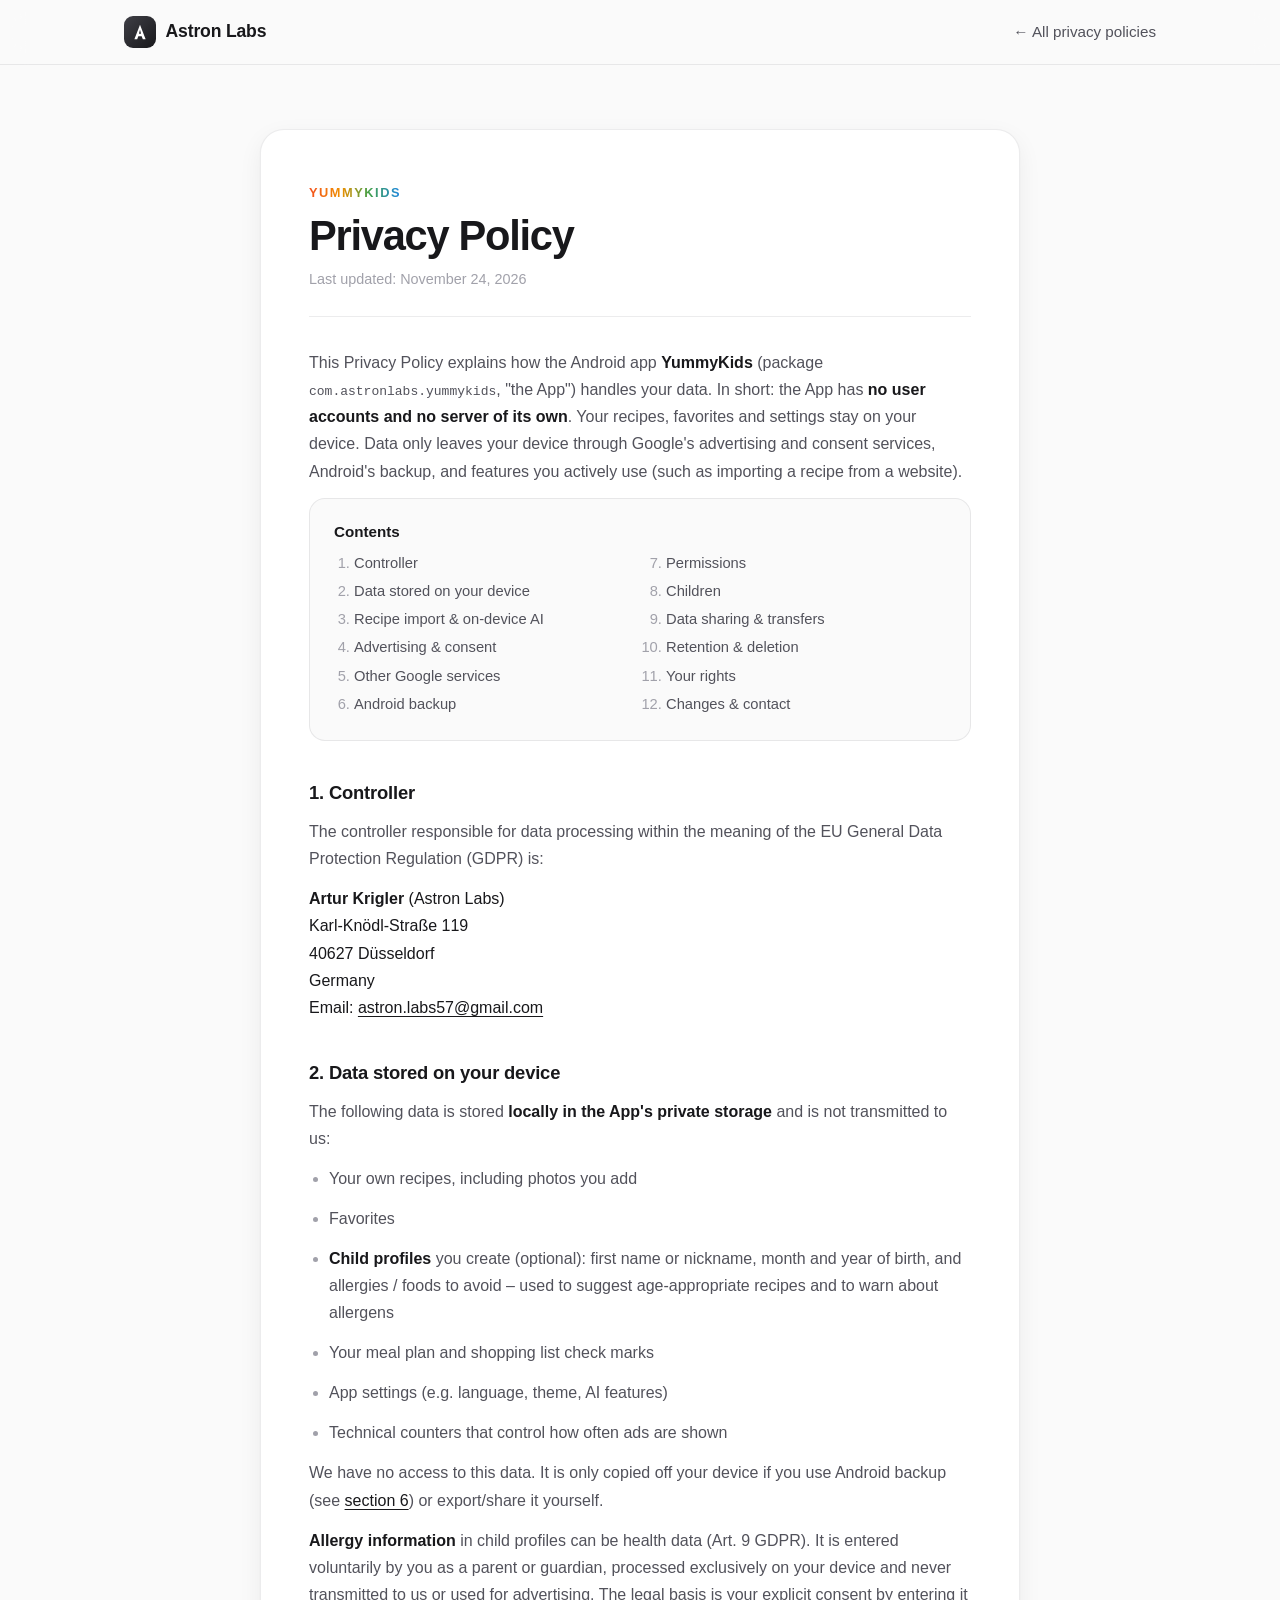
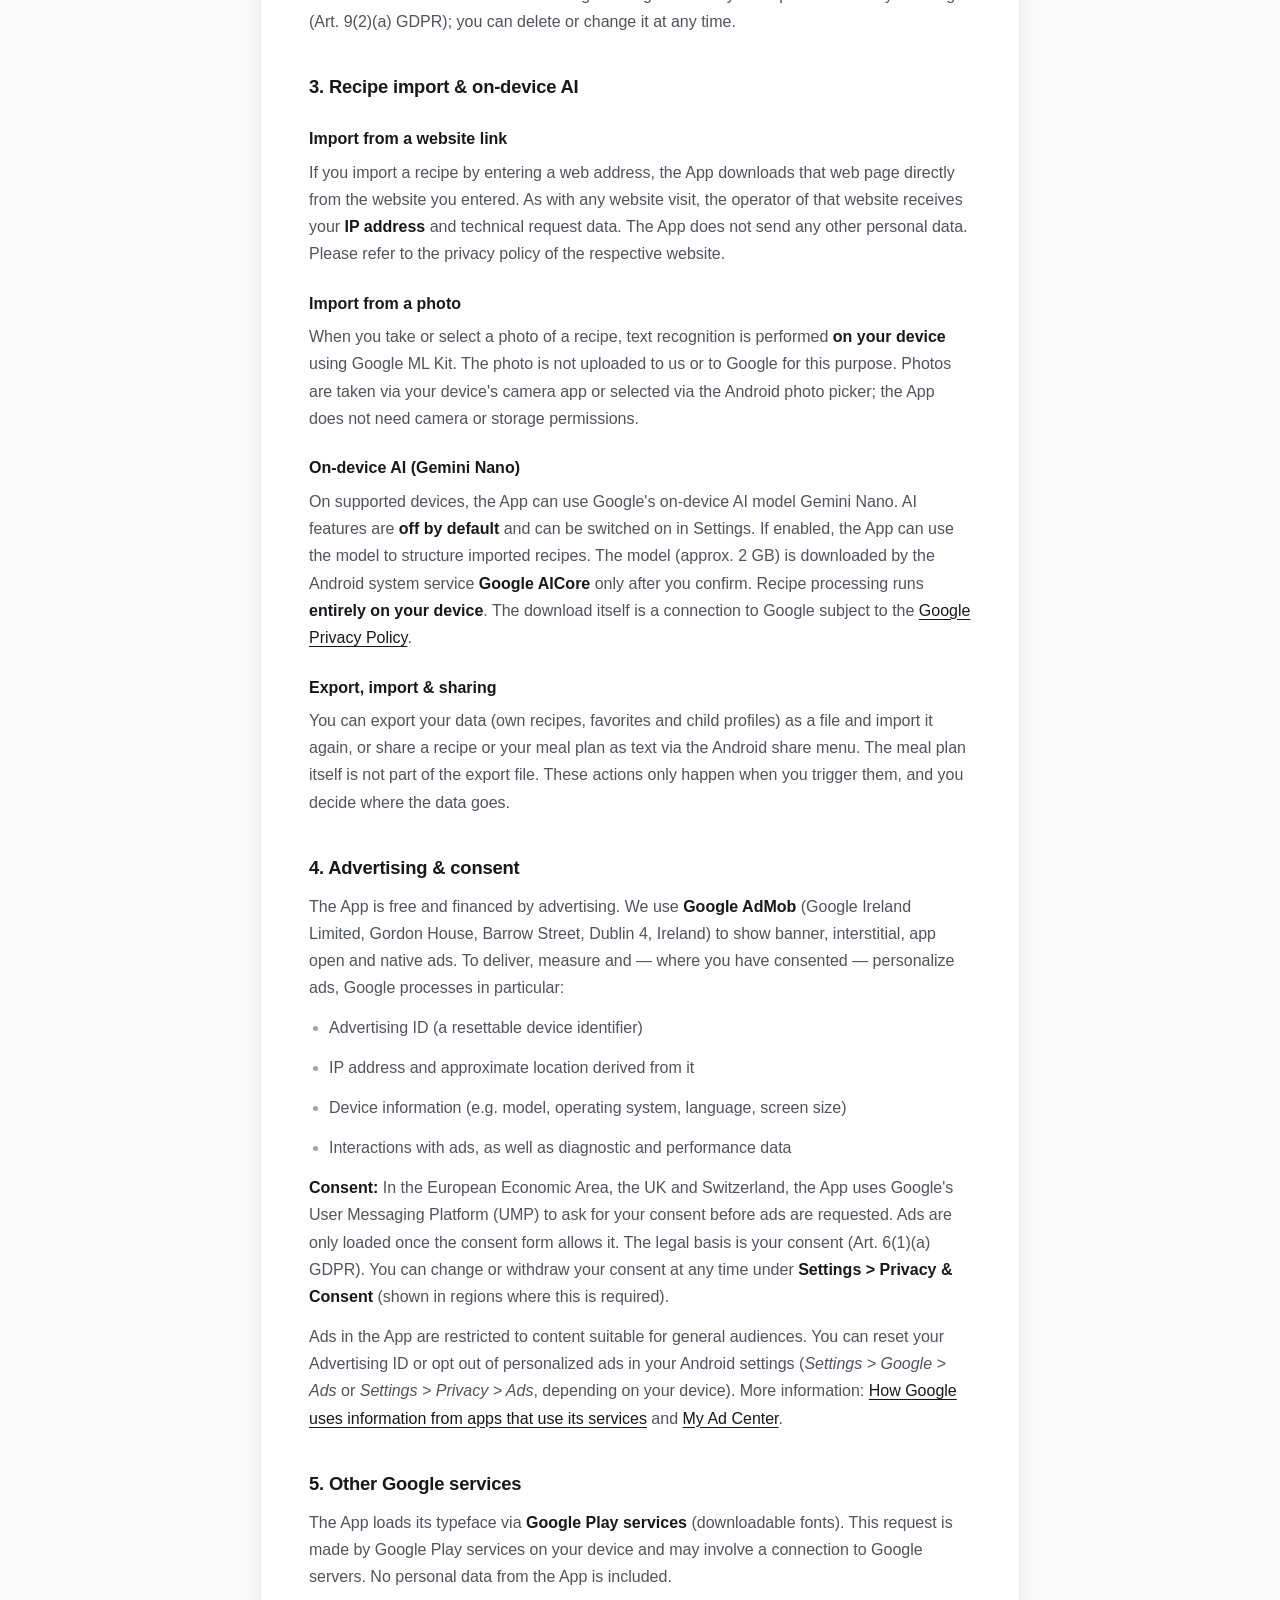
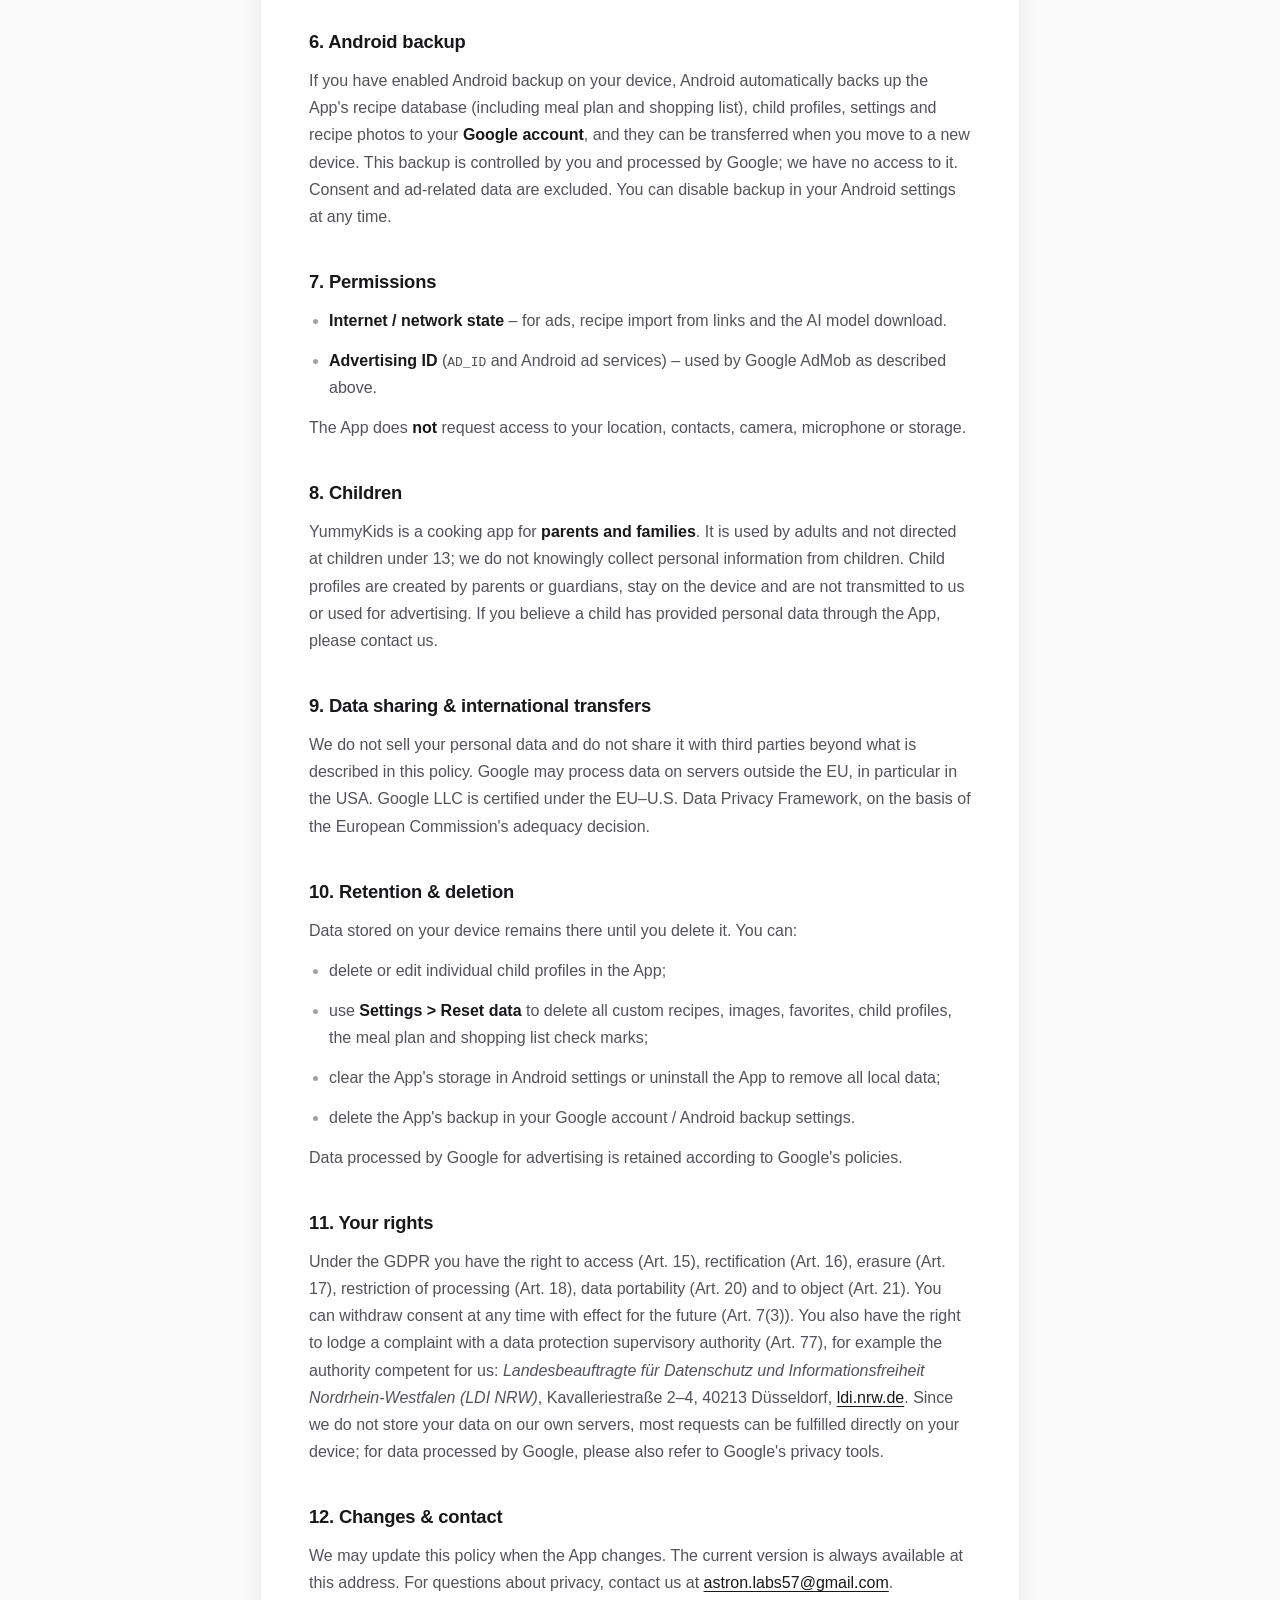
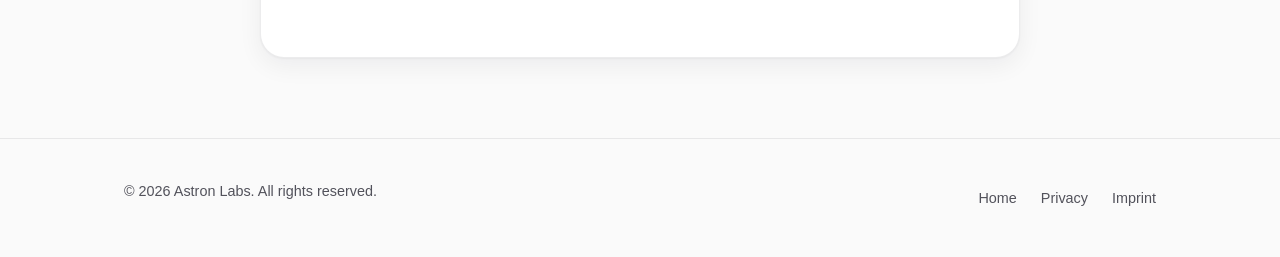
<file: privacy/yummykids.html>
<!DOCTYPE html>
<html lang="en">
<head>
    <meta charset="UTF-8">
    <meta name="viewport" content="width=device-width, initial-scale=1.0">
    <title>Privacy Policy – YummyKids · Astron Labs</title>
    <meta name="description" content="Privacy Policy for the YummyKids Android app by Astron Labs.">
    <meta name="theme-color" content="#18181B">
    <link rel="canonical" href="https://astronlabs.dev/privacy/yummykids.html">
    <link rel="icon" href="data:image/svg+xml,%3Csvg xmlns='http://www.w3.org/2000/svg' viewBox='0 0 64 64'%3E%3Cdefs%3E%3ClinearGradient id='g' x1='0' y1='0' x2='1' y2='1'%3E%3Cstop offset='0' stop-color='%233F3F46'/%3E%3Cstop offset='1' stop-color='%2318181B'/%3E%3C/linearGradient%3E%3C/defs%3E%3Crect width='64' height='64' rx='16' fill='url(%23g)'/%3E%3Cpath d='M32 14 46 50h-7l-3-8H28l-3 8h-7zm0 12-2.6 10h5.2z' fill='%23fff'/%3E%3C/svg%3E">
    <link rel="stylesheet" href="/assets/legal.css">
</head>
<body>
    <header>
        <div class="wrap nav">
            <a class="logo" href="/" aria-label="Astron Labs home">
                <span class="logo-mark" aria-hidden="true"><svg width="18" height="18" viewBox="0 0 64 64"><path d="M32 6 52 58h-10l-4-11H26l-4 11H12zm0 18-3.8 14h7.6z" fill="currentColor"/></svg></span>
                Astron Labs
            </a>
            <a class="back" href="/privacy.html">&larr; All privacy policies</a>
        </div>
    </header>

    <main>
        <div class="wrap">
            <article class="doc">
                <span class="kicker">YummyKids</span>
                <h1>Privacy Policy</h1>
                <p class="updated">Last updated: November 24, 2026</p>

                <p>This Privacy Policy explains how the Android app <strong>YummyKids</strong> (package <code>com.astronlabs.yummykids</code>, "the App") handles your data. In short: the App has <strong>no user accounts and no server of its own</strong>. Your recipes, favorites and settings stay on your device. Data only leaves your device through Google's advertising and consent services, Android's backup, and features you actively use (such as importing a recipe from a website).</p>

                <nav class="toc" aria-label="Contents">
                    <p>Contents</p>
                    <ol>
                        <li><a href="#controller">Controller</a></li>
                        <li><a href="#local">Data stored on your device</a></li>
                        <li><a href="#features">Recipe import &amp; on-device AI</a></li>
                        <li><a href="#ads">Advertising &amp; consent</a></li>
                        <li><a href="#other">Other Google services</a></li>
                        <li><a href="#backup">Android backup</a></li>
                        <li><a href="#permissions">Permissions</a></li>
                        <li><a href="#children">Children</a></li>
                        <li><a href="#sharing">Data sharing &amp; transfers</a></li>
                        <li><a href="#deletion">Retention &amp; deletion</a></li>
                        <li><a href="#rights">Your rights</a></li>
                        <li><a href="#changes">Changes &amp; contact</a></li>
                    </ol>
                </nav>

                <h2 id="controller">1. Controller</h2>
                <p>The controller responsible for data processing within the meaning of the EU General Data Protection Regulation (GDPR) is:</p>
                <address>
                    <strong>Artur Krigler</strong> (Astron Labs)<br>
                    Karl-Knödl-Straße 119<br>
                    40627 Düsseldorf<br>
                    Germany<br>
                    Email: <a href="mailto:astron.labs57@gmail.com">astron.labs57@gmail.com</a>
                </address>

                <h2 id="local">2. Data stored on your device</h2>
                <p>The following data is stored <strong>locally in the App's private storage</strong> and is not transmitted to us:</p>
                <ul>
                    <li>Your own recipes, including photos you add</li>
                    <li>Favorites</li>
                    <li><strong>Child profiles</strong> you create (optional): first name or nickname, month and year of birth, and allergies / foods to avoid – used to suggest age-appropriate recipes and to warn about allergens</li>
                    <li>Your meal plan and shopping list check marks</li>
                    <li>App settings (e.g. language, theme, AI features)</li>
                    <li>Technical counters that control how often ads are shown</li>
                </ul>
                <p>We have no access to this data. It is only copied off your device if you use Android backup (see <a href="#backup">section 6</a>) or export/share it yourself.</p>
                <p><strong>Allergy information</strong> in child profiles can be health data (Art. 9 GDPR). It is entered voluntarily by you as a parent or guardian, processed exclusively on your device and never transmitted to us or used for advertising. The legal basis is your explicit consent by entering it (Art. 9(2)(a) GDPR); you can delete or change it at any time.</p>

                <h2 id="features">3. Recipe import &amp; on-device AI</h2>
                <h3>Import from a website link</h3>
                <p>If you import a recipe by entering a web address, the App downloads that web page directly from the website you entered. As with any website visit, the operator of that website receives your <strong>IP address</strong> and technical request data. The App does not send any other personal data. Please refer to the privacy policy of the respective website.</p>
                <h3>Import from a photo</h3>
                <p>When you take or select a photo of a recipe, text recognition is performed <strong>on your device</strong> using Google ML Kit. The photo is not uploaded to us or to Google for this purpose. Photos are taken via your device's camera app or selected via the Android photo picker; the App does not need camera or storage permissions.</p>
                <h3>On-device AI (Gemini Nano)</h3>
                <p>On supported devices, the App can use Google's on-device AI model Gemini Nano. AI features are <strong>off by default</strong> and can be switched on in Settings. If enabled, the App can use the model to structure imported recipes. The model (approx. 2 GB) is downloaded by the Android system service <strong>Google AICore</strong> only after you confirm. Recipe processing runs <strong>entirely on your device</strong>. The download itself is a connection to Google subject to the <a href="https://policies.google.com/privacy" target="_blank" rel="noopener">Google Privacy Policy</a>.</p>
                <h3>Export, import &amp; sharing</h3>
                <p>You can export your data (own recipes, favorites and child profiles) as a file and import it again, or share a recipe or your meal plan as text via the Android share menu. The meal plan itself is not part of the export file. These actions only happen when you trigger them, and you decide where the data goes.</p>

                <h2 id="ads">4. Advertising &amp; consent</h2>
                <p>The App is free and financed by advertising. We use <strong>Google AdMob</strong> (Google Ireland Limited, Gordon House, Barrow Street, Dublin 4, Ireland) to show banner, interstitial, app open and native ads. To deliver, measure and — where you have consented — personalize ads, Google processes in particular:</p>
                <ul>
                    <li>Advertising ID (a resettable device identifier)</li>
                    <li>IP address and approximate location derived from it</li>
                    <li>Device information (e.g. model, operating system, language, screen size)</li>
                    <li>Interactions with ads, as well as diagnostic and performance data</li>
                </ul>
                <p><strong>Consent:</strong> In the European Economic Area, the UK and Switzerland, the App uses Google's User Messaging Platform (UMP) to ask for your consent before ads are requested. Ads are only loaded once the consent form allows it. The legal basis is your consent (Art. 6(1)(a) GDPR). You can change or withdraw your consent at any time under <strong>Settings &gt; Privacy &amp; Consent</strong> (shown in regions where this is required).</p>
                <p>Ads in the App are restricted to content suitable for general audiences. You can reset your Advertising ID or opt out of personalized ads in your Android settings (<em>Settings &gt; Google &gt; Ads</em> or <em>Settings &gt; Privacy &gt; Ads</em>, depending on your device). More information: <a href="https://policies.google.com/technologies/partner-sites" target="_blank" rel="noopener">How Google uses information from apps that use its services</a> and <a href="https://myadcenter.google.com" target="_blank" rel="noopener">My Ad Center</a>.</p>

                <h2 id="other">5. Other Google services</h2>
                <p>The App loads its typeface via <strong>Google Play services</strong> (downloadable fonts). This request is made by Google Play services on your device and may involve a connection to Google servers. No personal data from the App is included.</p>

                <h2 id="backup">6. Android backup</h2>
                <p>If you have enabled Android backup on your device, Android automatically backs up the App's recipe database (including meal plan and shopping list), child profiles, settings and recipe photos to your <strong>Google account</strong>, and they can be transferred when you move to a new device. This backup is controlled by you and processed by Google; we have no access to it. Consent and ad-related data are excluded. You can disable backup in your Android settings at any time.</p>

                <h2 id="permissions">7. Permissions</h2>
                <ul>
                    <li><strong>Internet / network state</strong> – for ads, recipe import from links and the AI model download.</li>
                    <li><strong>Advertising ID</strong> (<code>AD_ID</code> and Android ad services) – used by Google AdMob as described above.</li>
                </ul>
                <p>The App does <strong>not</strong> request access to your location, contacts, camera, microphone or storage.</p>

                <h2 id="children">8. Children</h2>
                <p>YummyKids is a cooking app for <strong>parents and families</strong>. It is used by adults and not directed at children under 13; we do not knowingly collect personal information from children. Child profiles are created by parents or guardians, stay on the device and are not transmitted to us or used for advertising. If you believe a child has provided personal data through the App, please contact us.</p>

                <h2 id="sharing">9. Data sharing &amp; international transfers</h2>
                <p>We do not sell your personal data and do not share it with third parties beyond what is described in this policy. Google may process data on servers outside the EU, in particular in the USA. Google LLC is certified under the EU–U.S. Data Privacy Framework, on the basis of the European Commission's adequacy decision.</p>

                <h2 id="deletion">10. Retention &amp; deletion</h2>
                <p>Data stored on your device remains there until you delete it. You can:</p>
                <ul>
                    <li>delete or edit individual child profiles in the App;</li>
                    <li>use <strong>Settings &gt; Reset data</strong> to delete all custom recipes, images, favorites, child profiles, the meal plan and shopping list check marks;</li>
                    <li>clear the App's storage in Android settings or uninstall the App to remove all local data;</li>
                    <li>delete the App's backup in your Google account / Android backup settings.</li>
                </ul>
                <p>Data processed by Google for advertising is retained according to Google's policies.</p>

                <h2 id="rights">11. Your rights</h2>
                <p>Under the GDPR you have the right to access (Art. 15), rectification (Art. 16), erasure (Art. 17), restriction of processing (Art. 18), data portability (Art. 20) and to object (Art. 21). You can withdraw consent at any time with effect for the future (Art. 7(3)). You also have the right to lodge a complaint with a data protection supervisory authority (Art. 77), for example the authority competent for us: <em>Landesbeauftragte für Datenschutz und Informationsfreiheit Nordrhein-Westfalen (LDI NRW)</em>, Kavalleriestraße 2–4, 40213 Düsseldorf, <a href="https://www.ldi.nrw.de" target="_blank" rel="noopener">ldi.nrw.de</a>. Since we do not store your data on our own servers, most requests can be fulfilled directly on your device; for data processed by Google, please also refer to Google's privacy tools.</p>

                <h2 id="changes">12. Changes &amp; contact</h2>
                <p>We may update this policy when the App changes. The current version is always available at this address. For questions about privacy, contact us at <a href="mailto:astron.labs57@gmail.com">astron.labs57@gmail.com</a>.</p>
            </article>
        </div>
    </main>

    <footer>
        <div class="wrap foot">
            <p>&copy; 2026 Astron Labs. All rights reserved.</p>
            <nav aria-label="Footer">
                <a href="/">Home</a>
                <a href="/privacy.html">Privacy</a>
                <a href="/impressum.html">Imprint</a>
            </nav>
        </div>
    </footer>
</body>
</html>
</file>
<file: assets/legal.css>
/* Shared styles for legal pages (privacy policies, imprint). Matches the monochrome brand of index.html. */
:root{
    --bg:#FAFAFA;--surface:#FFFFFF;--text:#18181B;--muted:#52525B;--subtle:#A1A1AA;
    --border:rgba(24,24,27,.08);--brand:#27272A;--brand-strong:#18181B;--brand-light:#3F3F46;--on-brand:#fff;
    --accent-grad:linear-gradient(90deg,#F4511E,#EF8F00 35%,#43A047 65%,#1E88E5);
    --shadow:0 1px 2px rgba(24,24,27,.04),0 8px 24px rgba(24,24,27,.06);
    --shadow-lg:0 2px 4px rgba(24,24,27,.05),0 20px 40px rgba(24,24,27,.10);
}
@media (prefers-color-scheme:dark){
    :root{
        --bg:#0A0A0B;--surface:#18181B;--text:#FAFAFA;--muted:#A1A1AA;--subtle:#71717A;
        --border:rgba(255,255,255,.08);--brand:#E4E4E7;--brand-strong:#FAFAFA;--brand-light:#D4D4D8;--on-brand:#18181B;
        --accent-grad:linear-gradient(90deg,#FF8A65,#FFC046 35%,#81C784 65%,#64B5F6);
        --shadow:0 1px 2px rgba(0,0,0,.3),0 8px 24px rgba(0,0,0,.25);
        --shadow-lg:0 2px 4px rgba(0,0,0,.3),0 20px 40px rgba(0,0,0,.4);
    }
}
*{margin:0;padding:0;box-sizing:border-box}
body{font-family:Inter,-apple-system,BlinkMacSystemFont,'Segoe UI',Roboto,'Helvetica Neue',Arial,sans-serif;background:var(--bg);color:var(--text);line-height:1.7;-webkit-font-smoothing:antialiased}
a{color:inherit}
a:focus-visible{outline:3px solid var(--brand);outline-offset:3px;border-radius:6px}
.wrap{max-width:1080px;margin:0 auto;padding:0 1.5rem}

/* Header */
header{position:sticky;top:0;z-index:5;backdrop-filter:saturate(180%) blur(12px);-webkit-backdrop-filter:saturate(180%) blur(12px);background:color-mix(in srgb,var(--bg) 80%,transparent);border-bottom:1px solid var(--border)}
.nav{display:flex;align-items:center;justify-content:space-between;height:64px;gap:1rem}
.logo{display:flex;align-items:center;gap:.6rem;font-weight:700;font-size:1.1rem;letter-spacing:-.01em;text-decoration:none}
.logo-mark{width:32px;height:32px;border-radius:9px;background:linear-gradient(135deg,var(--brand-light),var(--brand-strong));color:var(--on-brand);display:grid;place-items:center}
.back{text-decoration:none;color:var(--muted);font-size:.95rem;font-weight:500}
.back:hover{color:var(--text)}

/* Document */
main{padding:4rem 0 5rem}
.doc{max-width:760px;margin:0 auto;background:var(--surface);border:1px solid var(--border);border-radius:24px;box-shadow:var(--shadow);padding:3rem}
.kicker{font-weight:700;font-size:.8rem;letter-spacing:.12em;text-transform:uppercase;background:var(--accent-grad);-webkit-background-clip:text;background-clip:text;color:transparent}
h1{font-size:clamp(2rem,5vw,2.6rem);letter-spacing:-.03em;line-height:1.15;margin:.4rem 0 .5rem}
.updated{color:var(--subtle);font-size:.9rem;margin-bottom:2rem;padding-bottom:1.5rem;border-bottom:1px solid var(--border)}
h2{font-size:1.15rem;letter-spacing:-.01em;margin:2.25rem 0 .6rem;scroll-margin-top:84px}
h3{font-size:1rem;margin:1.4rem 0 .4rem}
p,li,dd{color:var(--muted);margin-bottom:.8rem}
strong{color:var(--text)}
ul{padding-left:1.25rem}
li::marker{color:var(--subtle)}
.doc a{text-decoration:underline;text-underline-offset:3px;color:var(--text);overflow-wrap:anywhere}
address{font-style:normal;color:var(--text);margin-bottom:.8rem}

/* Table of contents */
.toc{background:var(--bg);border:1px solid var(--border);border-radius:16px;padding:1.25rem 1.5rem;margin-bottom:1rem}
.toc p{font-weight:600;color:var(--text);margin-bottom:.4rem;font-size:.95rem}
.toc ol{padding-left:1.25rem;columns:2;column-gap:2rem}
.toc li{margin-bottom:.2rem;font-size:.92rem}
.doc .toc a{text-decoration:none;color:var(--muted)}
.doc .toc a:hover{color:var(--text)}

/* Data table */
.table-wrap{overflow-x:auto;margin:.5rem 0 1rem}
table{width:100%;border-collapse:collapse;font-size:.92rem}
th,td{text-align:left;padding:.65rem .75rem;border-bottom:1px solid var(--border);vertical-align:top}
th{color:var(--text);font-weight:600;background:var(--bg)}
td{color:var(--muted)}

.note{border-left:3px solid var(--brand);background:var(--bg);padding:.9rem 1.1rem;border-radius:0 12px 12px 0;margin:1rem 0}
.note p{margin:0}

/* Policy overview cards */
.policies{display:grid;grid-template-columns:repeat(auto-fit,minmax(min(100%,300px),1fr));gap:1rem;margin:1.25rem 0 .5rem}
.doc a.policy{display:flex;align-items:center;gap:1rem;padding:1.1rem 1.25rem;border:1px solid var(--border);border-radius:16px;text-decoration:none;background:var(--bg);transition:transform .15s,box-shadow .15s}
.doc a.policy:hover{transform:translateY(-2px);box-shadow:var(--shadow-lg)}
.policy-icon{flex:none;width:44px;height:44px;border-radius:12px;display:grid;place-items:center;background:linear-gradient(135deg,var(--c1),var(--c))}
.policy-icon svg{width:22px;height:22px;color:#fff}
.policy strong{display:block}
.policy span.sub{font-size:.85rem;color:var(--muted)}

/* Footer */
footer{padding:2.5rem 0;border-top:1px solid var(--border);color:var(--subtle);font-size:.9rem}
.foot{display:flex;justify-content:space-between;align-items:center;gap:1rem;flex-wrap:wrap}
.foot nav{display:flex;gap:1.5rem;flex-wrap:wrap}
.foot a{text-decoration:none;color:var(--muted)}
.foot a:hover{color:var(--brand-strong)}

@media (max-width:640px){
    main{padding:2rem 0 3rem}
    .doc{padding:1.75rem 1.35rem;border-radius:18px}
    .toc ol{columns:1}
    .foot{flex-direction:column;text-align:center}
}
@media (prefers-reduced-motion:reduce){*{transition:none!important}}
</file>
